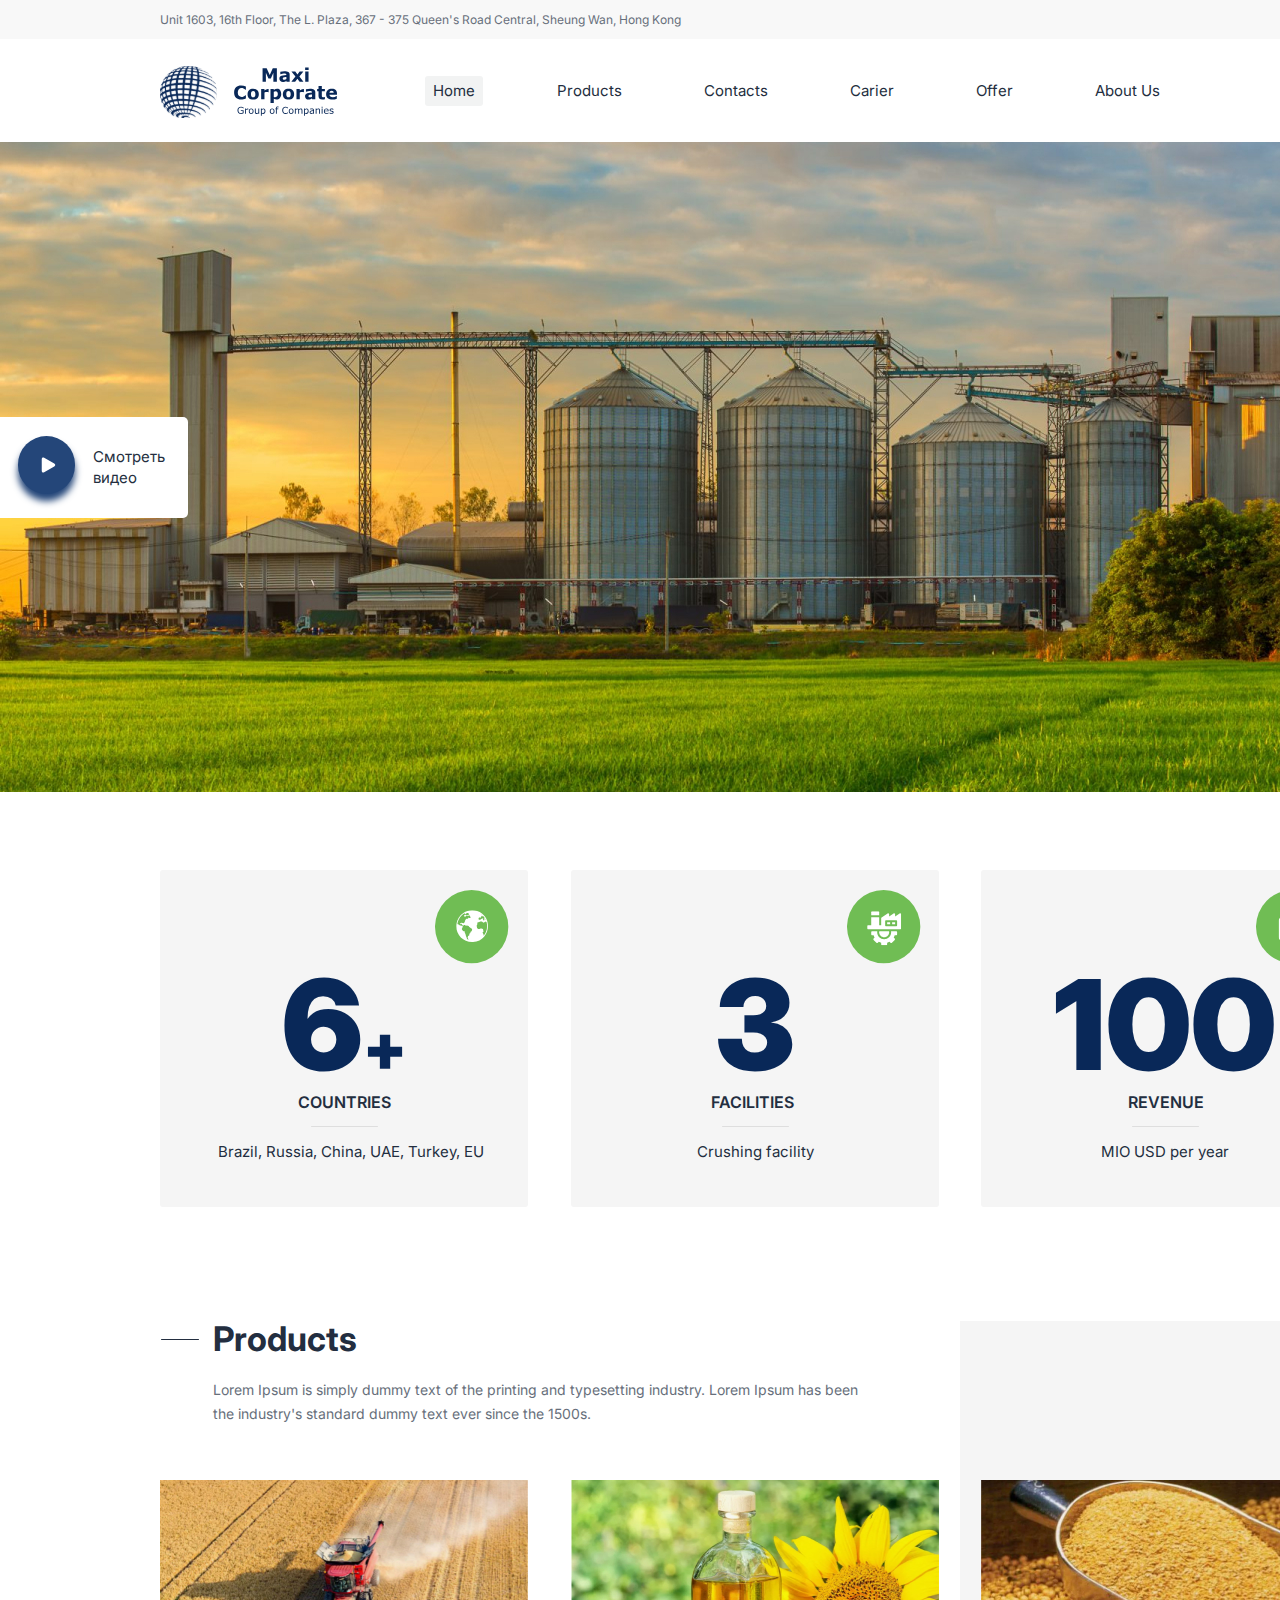
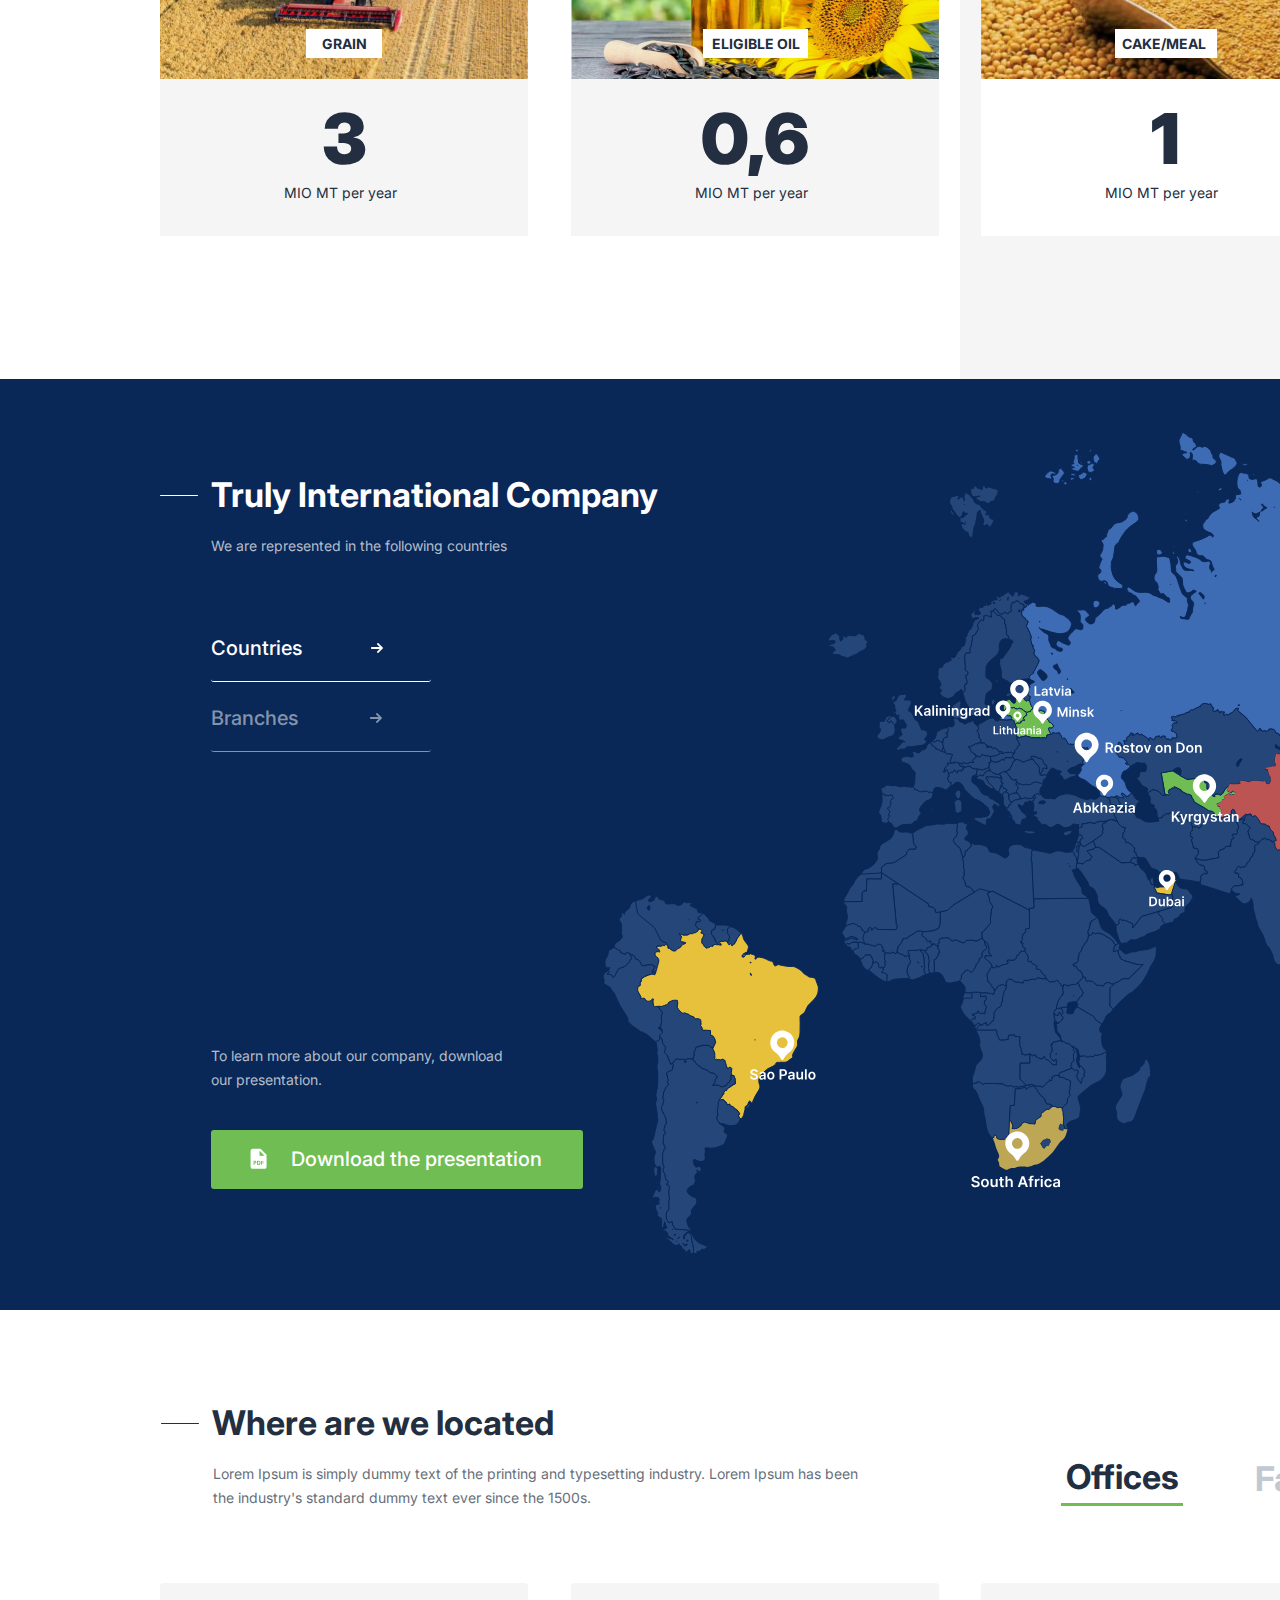
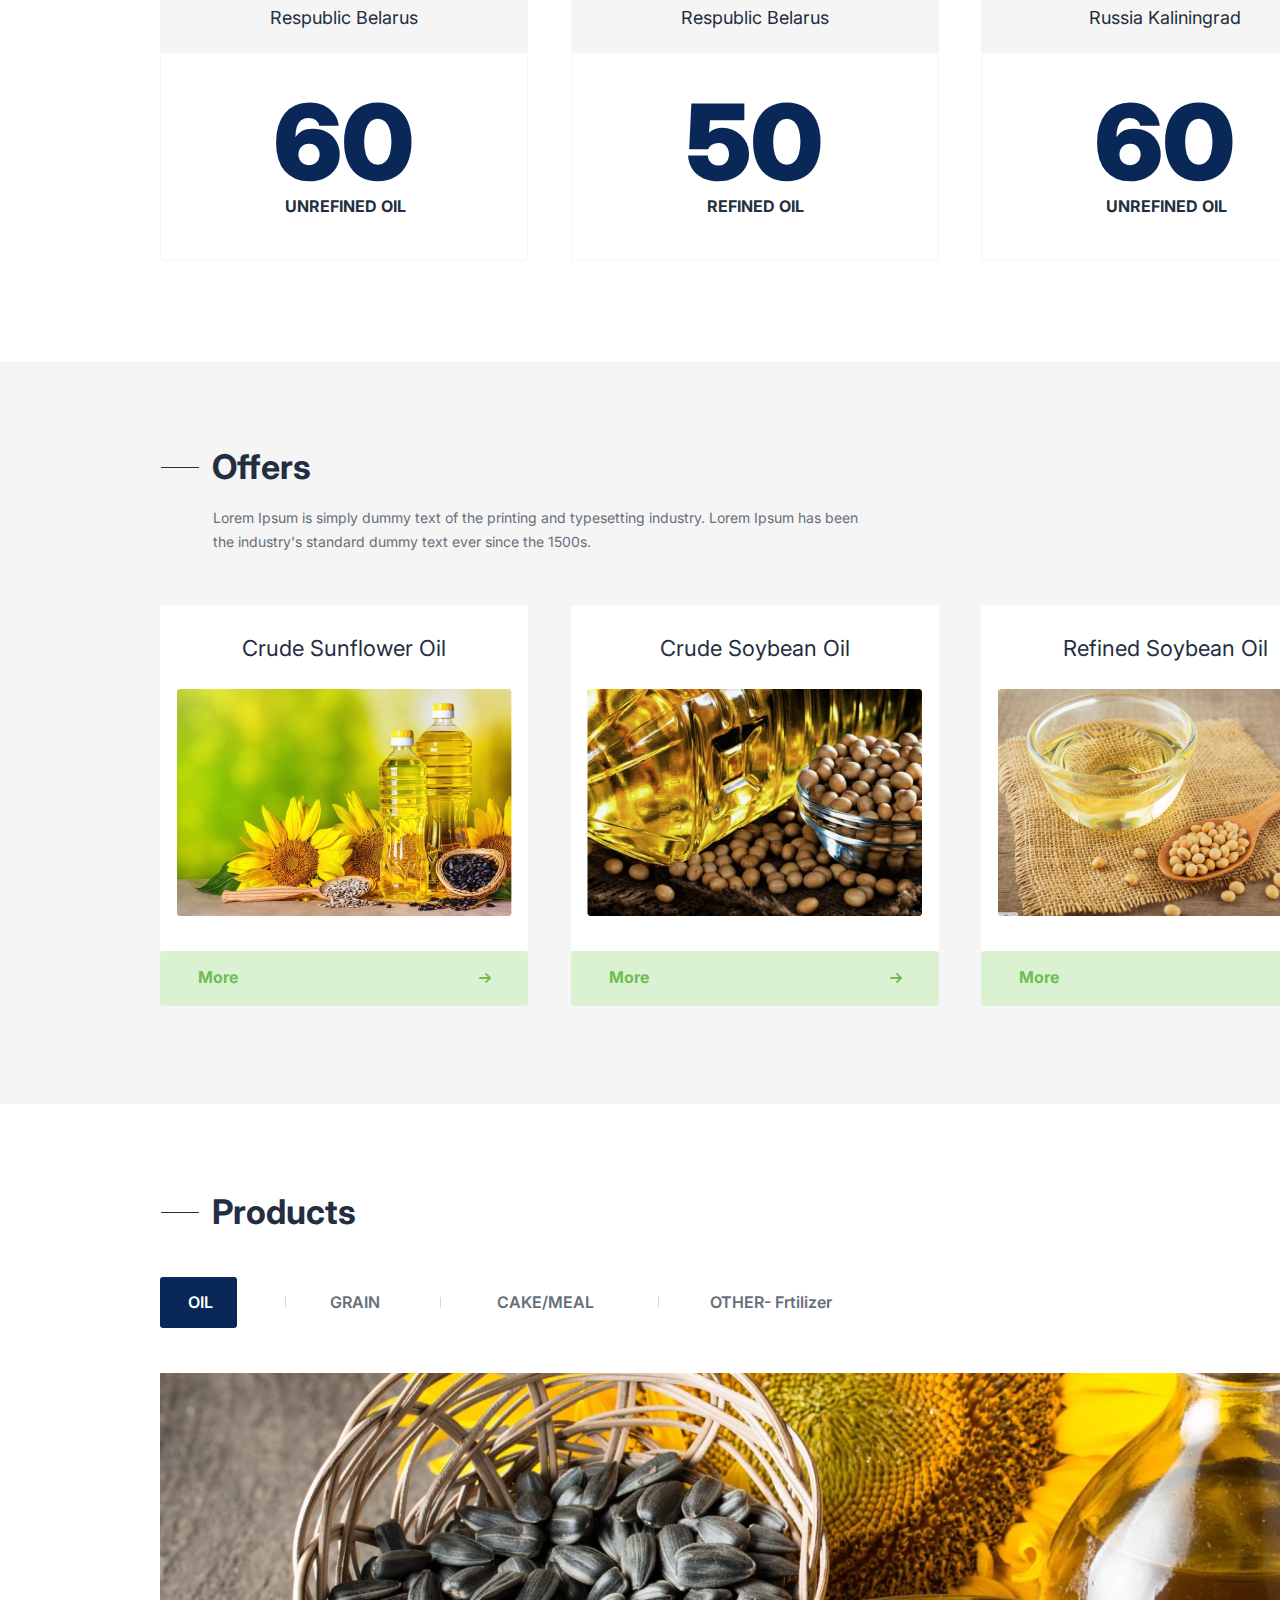
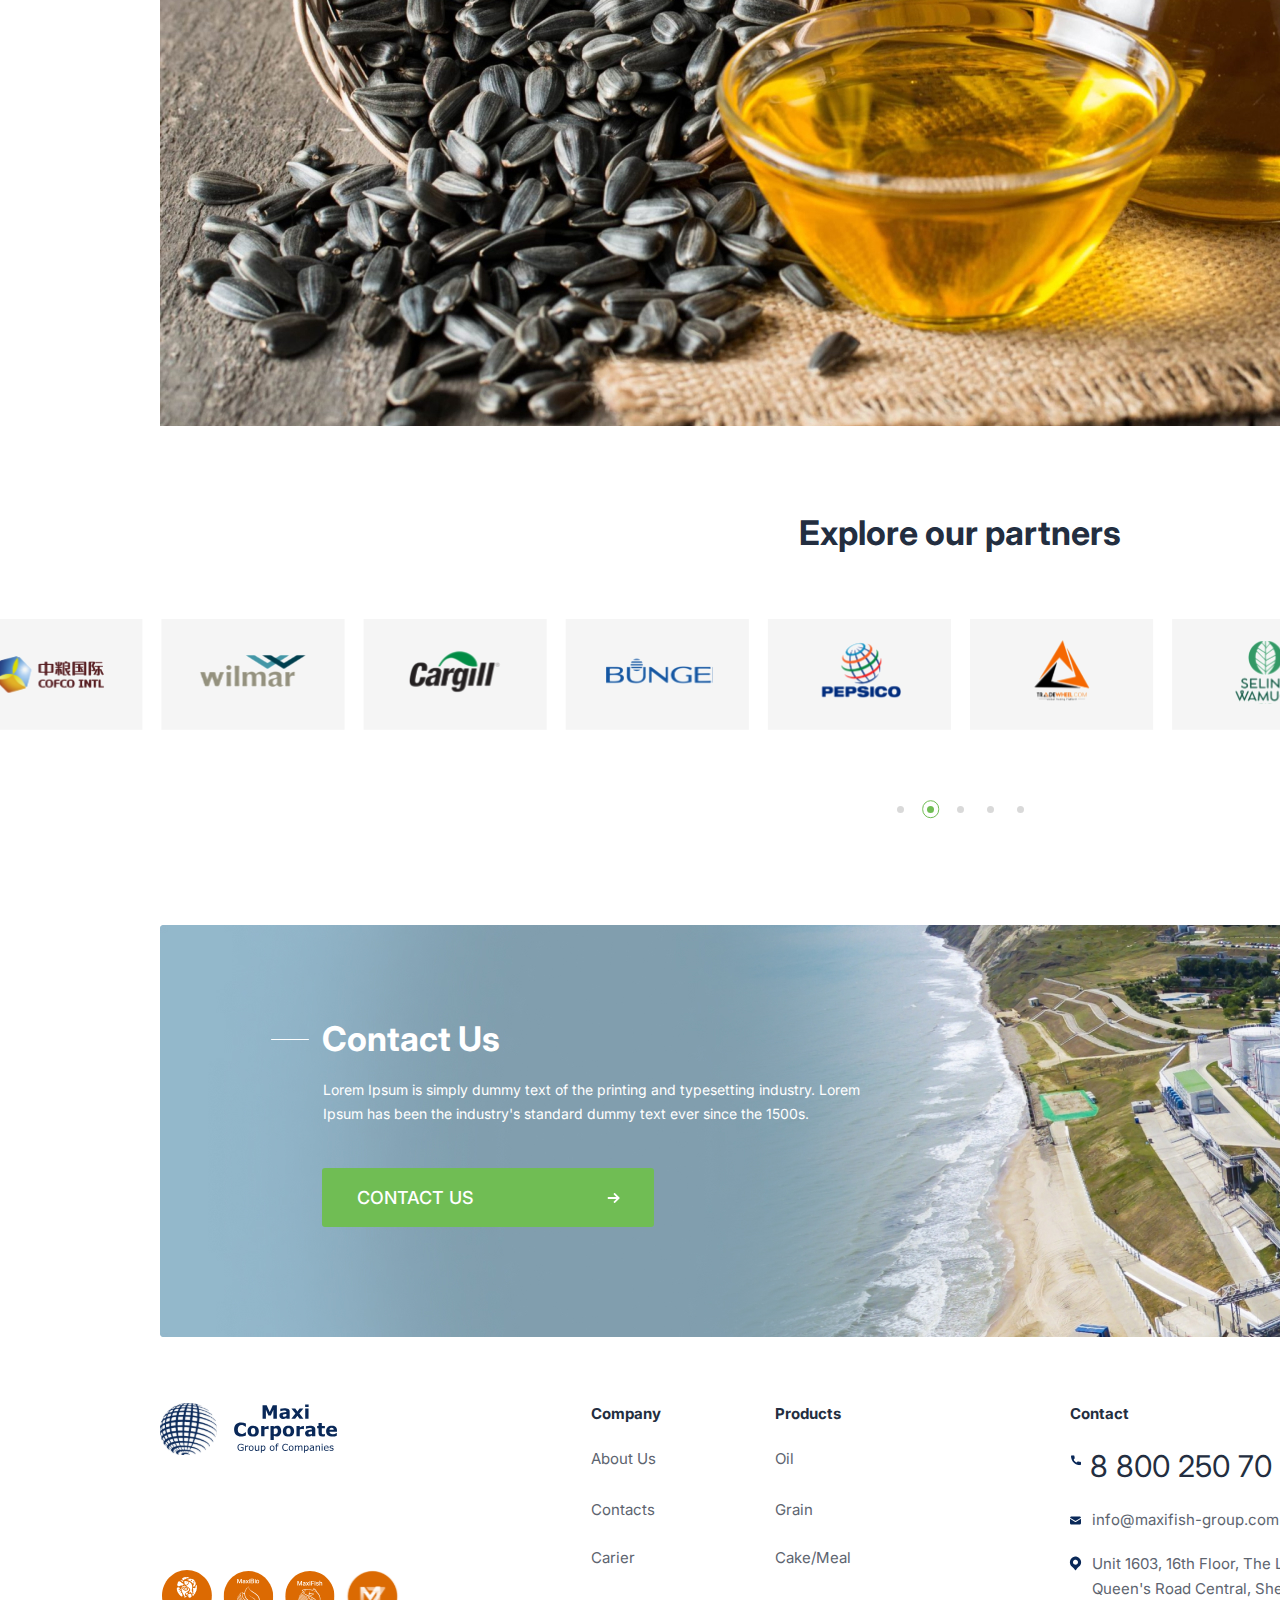
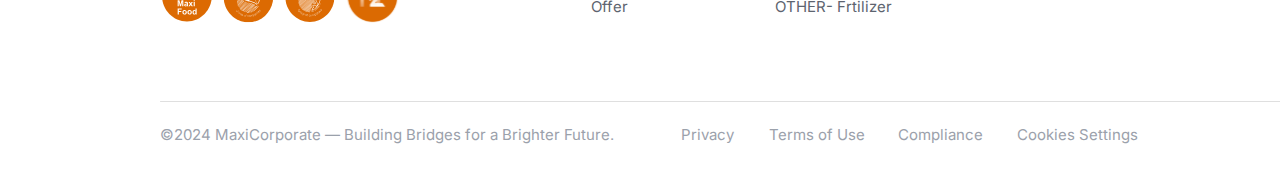
<file: index.html>
<!DOCTYPE html>
<html lang="en">
  <head>
    <meta charset="UTF-8" />
    <meta http-equiv="X-UA-Compatible" content="IE=edge" />
    <meta name="viewport" content="width=device-width, initial-scale=1.0" />
    <link rel="stylesheet" href="style/style.css" />
    <title>Maxi Corporate</title>
  </head>
  <body>
    <div class="container">
      <header class="header">
        <div class="header__contacts">
          <button class="header__burger-menu">
            <img src="img/mobile/icon-burger.svg" alt="Icon burger" />
          </button>
          <span class="header__address"
            >Unit 1603, 16th Floor, The L. Plaza, 367 - 375 Queen's Road
            Central, Sheung Wan, Hong Kong</span
          >
          <div class="header__contact">
            <img
              src="img/icon-email.svg"
              alt="Icon email"
              class="header__icon-email"
            />
            <a href="mailto:info@maxifish-group.com" class="header__email"
              >info@maxifish-group.com</a
            >
            <img
              src="img/icon-phone.svg"
              alt="Icon phone"
              class="header__icon-phone"
            />
            <a href="tel:88002507055" class="header__phone">8 800 250 70 55</a>
          </div>
        </div>
        <div class="header__tools">
          <img src="img/logo.svg" alt="Logo" class="header__logo" />
          <ul class="hedaer__nav-bar">
            <li><a href="#" class="header__nav-item active">Home</a></li>
            <li><a href="#" class="header__nav-item">Products</a></li>
            <li><a href="#" class="header__nav-item">Contacts</a></li>
            <li><a href="#" class="header__nav-item">Carier</a></li>
            <li><a href="#" class="header__nav-item">Offer</a></li>
            <li><a href="#" class="header__nav-item">About Us</a></li>
          </ul>
          <button class="header__search">
            <img src="img/search.svg" alt="Search" />
          </button>
          <button class="header__btn">Call back</button>
          <select class="header__selection">
            <option value="en">En</option>
            <option value="ru">Ru</option>
          </select>
        </div>
      </header>
      <section class="section-video">
        <div class="section-video__btn-area">
          <button class="section-video__btn">
            <img
              src="img/icon-play.svg"
              alt="Icon play"
              class="section-video__icon"
            />
          </button>
          <span class="section-video__text">Смотреть<br />видео</span>
        </div>
      </section>
      <section class="section-numbers">
        <div class="section-numbers__cards">
          <div class="section-numbers__card">
            <img
              src="img/icon-numbers-1.svg"
              alt="Icon"
              class="section-numbers__icon"
            />
            <span class="section-numbers__title"
              >6<span class="section-numbers__title_position">+</span></span
            >
            <span class="section-numbers__subtitle">COUNTRIES</span>
            <hr class="section-numbers__line" />
            <span class="section-numbers__description"
              >Brazil, Russia, China, UAE, Turkey, EU</span
            >
          </div>
          <div class="section-numbers__card">
            <img
              src="img/icon-numbers-2.svg"
              alt="Icon"
              class="section-numbers__icon section-numbers__icon_position-2"
            />
            <span class="section-numbers__title">3</span>
            <span
              class="section-numbers__subtitle section-numbers__subtitle_position-2"
              >FACILITIES
            </span>
            <hr class="section-numbers__line" />
            <span
              class="section-numbers__description section-numbers__description_position-2"
              >Crushing facility</span
            >
          </div>
          <div class="section-numbers__card section-numbers__card-position">
            <img
              src="img/icon-numbers-3.svg"
              alt="Icon"
              class="section-numbers__icon"
            />
            <span
              class="section-numbers__title section-numbers__title_position-3"
              >100</span
            >
            <span
              class="section-numbers__subtitle section-numbers__subtitle_position-3"
              >REVENUE
            </span>
            <hr class="section-numbers__line" />
            <span
              class="section-numbers__description section-numbers__description_position-3"
              >MIO USD per year</span
            >
          </div>
          <div class="section-numbers__card section-numbers__card-position">
            <img
              src="img/icon-numbers-4.svg"
              alt="Icon"
              class="section-numbers__icon section-numbers__icon_position-4"
            />
            <span
              class="section-numbers__title section-numbers__title_position-4"
              >230</span
            >
            <span
              class="section-numbers__subtitle section-numbers__subtitle_position-4"
              >CRUSHING
            </span>
            <hr class="section-numbers__line" />
            <span
              class="section-numbers__description section-numbers__description_position-4"
              >K (thousand) mt &nbsp;per year</span
            >
          </div>
        </div>
      </section>
      <section class="section-products">
        <div class="section-products__column-one">
          <hr class="section-products__line" />
          <h2 class="section-products__title">Products</h2>
          <h3 class="section-products__subtitle">
            Lorem Ipsum is simply dummy text of the printing and typesetting
            industry. Lorem Ipsum has been<br />the industry's standard dummy
            text ever since the 1500s.
          </h3>
          <h3 class="section-products__subtitle-mobile">
            Lorem Ipsum is simply dummy text of the<br />printing and
            typesetting industry. Lorem<br />Ipsum has been the industry's
            standard<br />dummy text ever since the 1500s.
          </h3>
          <div class="section-products__column-one-cards">
            <div class="section-products__column-one-card">
              <div class="section-products__background-card-1">
                <div class="section-products__background-card-title-1">
                  <span class="section-products__background-card-text-1"
                    >GRAIN</span
                  >
                </div>
              </div>
              <span class="section-products__column-one-card-title">3</span>
              <span class="section-products__column-one-card-subtitle"
                >MIO MT per year</span
              >
            </div>
            <div
              class="section-products__column-one-card section-products__column-one-card_mobile-1"
            >
              <div class="section-products__background-card-2">
                <div class="section-products__background-card-title-2">
                  <span class="section-products__background-card-text-2"
                    >ELIGIBLE OIL</span
                  >
                </div>
              </div>
              <span class="section-products__column-one-card-title">0,6</span>
              <span class="section-products__column-one-card-subtitle"
                >MIO MT per year</span
              >
            </div>
          </div>
        </div>
        <div class="section-products__column-two">
          <div class="section-products__column-two-cards">
            <div class="section-products__column-two-card">
              <div class="section-products__background-card-3">
                <div class="section-products__background-card-title-3">
                  <span class="section-products__background-card-text-3"
                    >CAKE/MEAL
                  </span>
                </div>
              </div>
              <span
                class="section-products__column-two-card-title section-products__column-two-card-title_mobile-3"
                >1</span
              >
              <span
                class="section-products__column-two-card-subtitle section-products__column-two-card-subtitle_mobile-3"
                >MIO MT per year</span
              >
            </div>
            <div class="section-products__column-two-card">
              <div class="section-products__background-card-4">
                <div class="section-products__background-card-title-4">
                  <span class="section-products__background-card-text-4"
                    >FERTILIZER
                  </span>
                </div>
              </div>
              <span
                class="section-products__column-two-card-title section-products__column-two-card-title_mobile-4"
                >2</span
              >
              <span
                class="section-products__column-two-card-subtitle section-products__column-two-card-subtitle_mobile-4"
                >MIO MT per year</span
              >
            </div>
          </div>
        </div>
      </section>
      <section class="section-map">
        <hr class="section-map__line" />
        <h2 class="section-map__title">Truly International Company</h2>
        <h3 class="section-map__subtitle">
          We are represented in the following countries
        </h3>
        <div class="section-map__background-image">
          <img src="img/mobile/map.svg" alt="" />
        </div>
        <div class="section-map__switches">
          <button class="section-map__switch section-map__switch-active">
            Countries
            <img
              src="img/icon-arrow-switch-active.svg"
              alt="Icon arrow"
              class="section-map__icon section-map__icon_first section-map__icon-active"
            />
          </button>
          <button class="section-map__switch section-map__switch_two">
            Branches
            <img
              src="img/icon-arrow-switch.svg"
              alt="Icon arrow"
              class="section-map__icon section-map__icon_two"
            />
          </button>
        </div>
        <h3 class="section-map__description">
          To learn more about our company, download<br />our presentation.
        </h3>
        <button class="section-map__btn-download">
          <img
            src="img/icon-download.svg"
            alt="Icon download"
            class="section-map__btn-download-icon"
          />
          Download the presentation
        </button>
        <div class="section-map__crushing">
          <h2 class="section-map__crushing-caption">CRUSHING</h2>
          <span class="section-map__crushing-title">230</span>
          <span class="section-map__crushing-subtitle"
            >K (thousand) mt per year</span
          >
        </div>
      </section>
      <section class="section-located">
        <hr class="section-located__line" />
        <h2 class="section-located__title">Where are we located</h2>
        <h3 class="section-located__subtitle">
          Lorem Ipsum is simply dummy text of the printing and typesetting
          industry. Lorem Ipsum has been the industry's standard dummy text ever
          since the 1500s.
        </h3>
        <div class="section-located__switches">
          <button
            class="section-located__switch-one section-located__switch-active"
          >
            Offices
          </button>
          <button class="section-located__switch-two">Factories</button>
        </div>
        <button class="section-located__btn-about">
          About us
          <img
            src="img/icon-arrow-about.svg"
            alt="Icon arrow"
            class="section-located__btn-icon"
          />
        </button>
        <div class="section-located__cards">
          <div class="section-located__card">
            <div class="section-located__card-caption">
              <span>Respublic Belarus</span>
            </div>
            <span class="section-located__card-title">60</span>
            <span class="section-located__card-subtitle">UNREFINED OIL</span>
          </div>
          <div class="section-located__card">
            <div class="section-located__card-caption">
              <span>Respublic Belarus</span>
            </div>
            <span class="section-located__card-title">50</span>
            <span class="section-located__card-subtitle">REFINED OIL</span>
          </div>
          <div class="section-located__card">
            <div class="section-located__card-caption">
              <span>Russia Kaliningrad</span>
            </div>
            <span class="section-located__card-title">60</span>
            <span
              class="section-located__card-subtitle section-located__card-subtitle_position"
              >UNREFINED OIL</span
            >
          </div>
          <div class="section-located__card">
            <div class="section-located__card-caption">
              <span>Russia Kaliningrad</span>
            </div>
            <span class="section-located__card-title">60</span>
            <span
              class="section-located__card-subtitle section-located__card-subtitle_position"
              >UNREFINED OIL</span
            >
          </div>
        </div>
      </section>
      <section class="section-offers">
        <hr class="section-offers__line" />
        <h2 class="section-offers__title">Offers</h2>
        <h3 class="section-offers__subtitle">
          Lorem Ipsum is simply dummy text of the printing and typesetting
          industry. Lorem Ipsum has been the industry's standard dummy text ever
          since the 1500s.
        </h3>
        <button class="section-offers__btn-about">
          About us
          <img
            src="img/icon-arrow-about.svg"
            alt="Icon arrow"
            class="section-offers__btn-icon"
          />
        </button>
        <div class="section-offers__cards">
          <div class="section-offers__card">
            <span class="section-offers__description">Crude Sunflower Oil</span>
            <img
              src="img/offers-1.jpg"
              alt="Image offers"
              class="section-offers__img"
            />
            <button class="section-offers__btn">
              More
              <img
                src="img/icon-arrow-offers.svg"
                alt="Icon arrow"
                class="section-offers__icon"
              />
            </button>
          </div>
          <div class="section-offers__card">
            <span class="section-offers__description">Crude Soybean Oil</span>
            <img
              src="img/offers-2.jpg"
              alt="Image offers"
              class="section-offers__img"
            />
            <button class="section-offers__btn">
              More
              <img
                src="img/icon-arrow-offers.svg"
                alt="Icon arrow"
                class="section-offers__icon"
              />
            </button>
          </div>
          <div class="section-offers__card">
            <span class="section-offers__description">Refined Soybean Oil</span>
            <img
              src="img/offers-3.jpg"
              alt="Image offers"
              class="section-offers__img"
            />
            <button class="section-offers__btn">
              More
              <img
                src="img/icon-arrow-offers.svg"
                alt="Icon arrow"
                class="section-offers__icon"
              />
            </button>
          </div>
          <div class="section-offers__card">
            <span class="section-offers__description"
              >Refined Sunflower Oil</span
            >
            <img
              src="img/offers-4.jpg"
              alt="Image offers"
              class="section-offers__img"
            />
            <button class="section-offers__btn">
              More
              <img
                src="img/icon-arrow-offers.svg"
                alt="Icon arrow"
                class="section-offers__icon"
              />
            </button>
          </div>
        </div>
      </section>
      <section class="section-products-more">
        <hr class="section-products-more__line" />
        <h2 class="section-products-more__title">Products</h2>
        <div class="section-products-more__tools">
          <div class="section-products-more__switches">
            <button
              class="section-products-more__switch section-products-more__switch-active"
            >
              OIL
            </button>
            <div class="section-products-more__line-small-1"></div>
            <button
              class="section-products-more__switch section-products-more__switch_position-1"
            >
              GRAIN
            </button>
            <div class="section-products-more__line-small-2"></div>
            <button
              class="section-products-more__switch section-products-more__switch_position-2"
            >
              CAKE/MEAL
            </button>
            <div class="section-products-more__line-small-3"></div>
            <button
              class="section-products-more__switch section-products-more__switch_position-3"
            >
              OTHER- Frtilizer
            </button>
          </div>
          <button class="section-products-more__btn-download">
            Download &nbsp;The Price List - 25.12.
          </button>
        </div>
        <div class="section-products-more__img"></div>
      </section>
      <section class="section-partners">
        <h2 class="section-partners__title">Explore our partners</h2>
        <div class="section-partners__slider">
          <div class="section-partners__slide">
            <img src="img/partners-1.svg" alt="Icon partners" />
          </div>
          <div class="section-partners__slide">
            <img src="img/partners-2.svg" alt="Icon partners" />
          </div>
          <div class="section-partners__slide">
            <img src="img/partners-3.svg" alt="Icon partners" />
          </div>
          <div class="section-partners__slide">
            <img src="img/partners-4.svg" alt="Icon partners" />
          </div>
          <div class="section-partners__slide">
            <img src="img/partners-5.svg" alt="Icon partners" />
          </div>
          <div class="section-partners__slide">
            <img src="img/partners-6.svg" alt="Icon partners" />
          </div>
          <div class="section-partners__slide">
            <img src="img/partners-7.svg" alt="Icon partners" />
          </div>
          <div class="section-partners__slide">
            <img src="img/partners-8.svg" alt="Icon partners" />
          </div>
          <div class="section-partners__slide">
            <img src="img/partners-9.svg" alt="Icon partners" />
          </div>
          <div class="section-partners__slide">
            <img src="img/partners-10.svg" alt="Icon partners" />
          </div>
        </div>
        <ul class="section-partners__slider-dots">
          <li class="section-partners__dot"></li>
          <li class="section-partners__dot section-partners__dot_active"></li>
          <li class="section-partners__dot"></li>
          <li class="section-partners__dot"></li>
          <li class="section-partners__dot"></li>
        </ul>
      </section>
      <section class="section-contact">
        <hr class="section-contact__line" />
        <h2 class="section-contact__title">Contact Us</h2>
        <h3 class="section-contact__subtitle">
          Lorem Ipsum is simply dummy text of the printing and typesetting
          industry. Lorem<br />
          Ipsum has been the industry's standard dummy text ever since the
          1500s.
        </h3>
        <h3 class="section-contact__subtitle_mobile">
          Lorem Ipsum is simply dummy text of the printing and typesetting
          industry.
        </h3>
        <button class="section-contact__btn">
          CONTACT US
          <img
            src="img/icon-arrow-offers-hover.svg"
            alt="Icon arrow"
            class="section-contact__icon"
          />
        </button>
      </section>
      <footer class="footer">
        <div class="footer__line-one">
          <div class="footer__column-one">
            <img src="img/logo.svg" alt="Image logo" class="footer__logo" />
            <img
              src="img/mobile/logo.svg"
              alt="Image logo"
              class="footer__logo_mobile"
            />
            <div class="footer__icon-block">
              <img
                src="img/icon-footer-1.svg"
                alt="Icon"
                class="footer__icon-1"
              />
              <img
                src="img/icon-footer-2.svg"
                alt="Icon"
                class="footer__icon-2"
              />
              <img
                src="img/icon-footer-3.svg"
                alt="Icon"
                class="footer__icon-3"
              />
              <img
                src="img/icon-footer-4.svg"
                alt="Icon"
                class="footer__icon-4"
              />
            </div>
          </div>
          <hr class="footer__line_mobile" />
          <div class="footer__column-two">
            <ul class="footer__nav">
              <li class="footer__nav-item footer__nav-item_title">
                <span class="footer__nav-link_title">Company</span>
              </li>
              <li class="footer__nav-item footer__nav-item_position-1">
                <a href="#" class="footer__nav-link">About Us</a>
              </li>
              <li class="footer__nav-item">
                <a href="#" class="footer__nav-link">Contacts</a>
              </li>
              <li class="footer__nav-item">
                <a href="#" class="footer__nav-link">Carier</a>
              </li>
              <li class="footer__nav-item">
                <a href="#" class="footer__nav-link">Offer</a>
              </li>
            </ul>
          </div>
          <div class="footer__column-third">
            <ul class="footer__nav">
              <li class="footer__nav-item footer__nav-item_title">
                <span class="footer__nav-link_title">Products</span>
              </li>
              <li class="footer__nav-item footer__nav-item_position-1">
                <a href="#" class="footer__nav-link">Oil</a>
              </li>
              <li class="footer__nav-item">
                <a href="#" class="footer__nav-link">Grain</a>
              </li>
              <li class="footer__nav-item">
                <a href="#" class="footer__nav-link">Cake/Meal</a>
              </li>
              <li class="footer__nav-item">
                <a href="#" class="footer__nav-link">OTHER- Frtilizer</a>
              </li>
            </ul>
          </div>
          <div class="footer__column-fourth">
            <ul class="footer__contacts">
              <li class="footer__contact-item">
                <span class="footer__contact-item_title">Contact</span>
              </li>
              <li class="footer__contact-item">
                <img
                  src="img/icon-footer-phone.svg"
                  alt="Icon footer"
                  class="footer__icon-phone"
                />
                <a href="tel:88002507055" class="footer__phone"
                  >8 800 250 70 55</a
                >
              </li>
              <li class="footer__contact-item">
                <img
                  src="img/icon-footer-mail.svg"
                  alt="Icon footer"
                  class="footer__icon-email"
                />
                <a href="mailto:info@maxifish-group.com" class="footer__email"
                  >info@maxifish-group.com</a
                >
              </li>
              <li class="footer__contact-item">
                <img
                  src="img/icon-footer-pin.svg"
                  alt="Icon footer"
                  class="footer__icon-address"
                />
                <span class="footer__address"
                  >Unit 1603, 16th Floor, The L. Plaza, 367 - 375<br /><span
                    class="footer__address_position"
                    >Queen's Road Central, Sheung Wan, Hong Kong</span
                  ></span
                >
                <span class="footer__address_mobile"
                  >Unit 1603, 16th Floor, The L. Plaza,<br />367 - 375 Queen's
                  Road Central, Sheung<br />Wan, Hong Kong</span
                >
              </li>
            </ul>
          </div>
          <hr class="footer__line_mobile-1" />
          <div class="footer__column-five">
            <ul class="footer__social">
              <li class="footer__social-item">
                <span class="footer__social-item_title">Social networks</span>
              </li>
              <li class="footer__social-item">
                <div class="footer__social-block-icon">
                  <img
                    src="img/icon-vk.svg"
                    alt="Icon vk"
                    class="footer__social-icon"
                  />
                  <img
                    src="img/icon-tg.svg"
                    alt="Icon tg"
                    class="footer__social-icon"
                  />
                  <img
                    src="img/icon-wa.svg"
                    alt="Icon wa"
                    class="footer__social-icon"
                  />
                </div>
              </li>
              <li class="footer__social-item">
                <div class="footer__social-block-qr">
                  <img
                    src="img/icon-qr-1.svg"
                    alt="Icon qr"
                    class="footer__social-qr"
                  />
                  <img
                    src="img/icon-qr-2.svg"
                    alt="Icon qr"
                    class="footer__social-qr-2"
                  />
                </div>
              </li>
            </ul>
          </div>
        </div>
        <div class="footer__line-two">
          <hr class="footer__line" />
          <div class="footer__info">
            <span class="footer__copyright"
              >©2024 MaxiCorporate — Building Bridges for a Brighter
              Future.</span
            >
            <ul class="footer__links">
              <li class="footer__link">
                <a href="#" class="footer__link">Privacy</a>
              </li>
              <li class="footer__link footer__link_position-2">
                <a href="#" class="footer__link">Terms of Use</a>
              </li>
              <li class="footer__links footer__link_position-3">
                <a href="#" class="footer__link">Compliance</a>
              </li>
              <li class="footer__link footer__link_position-4">
                <a href="#" class="footer__link">Cookies Settings</a>
              </li>
            </ul>
            <span class="footer__dev">Development</span>
            <img
              src="img/icon-logo-advance.svg"
              alt="Icon logo advance"
              class="footer__dev-icon"
            />
          </div>
        </div>
      </footer>
    </div>
  </body>
</html>
</file>
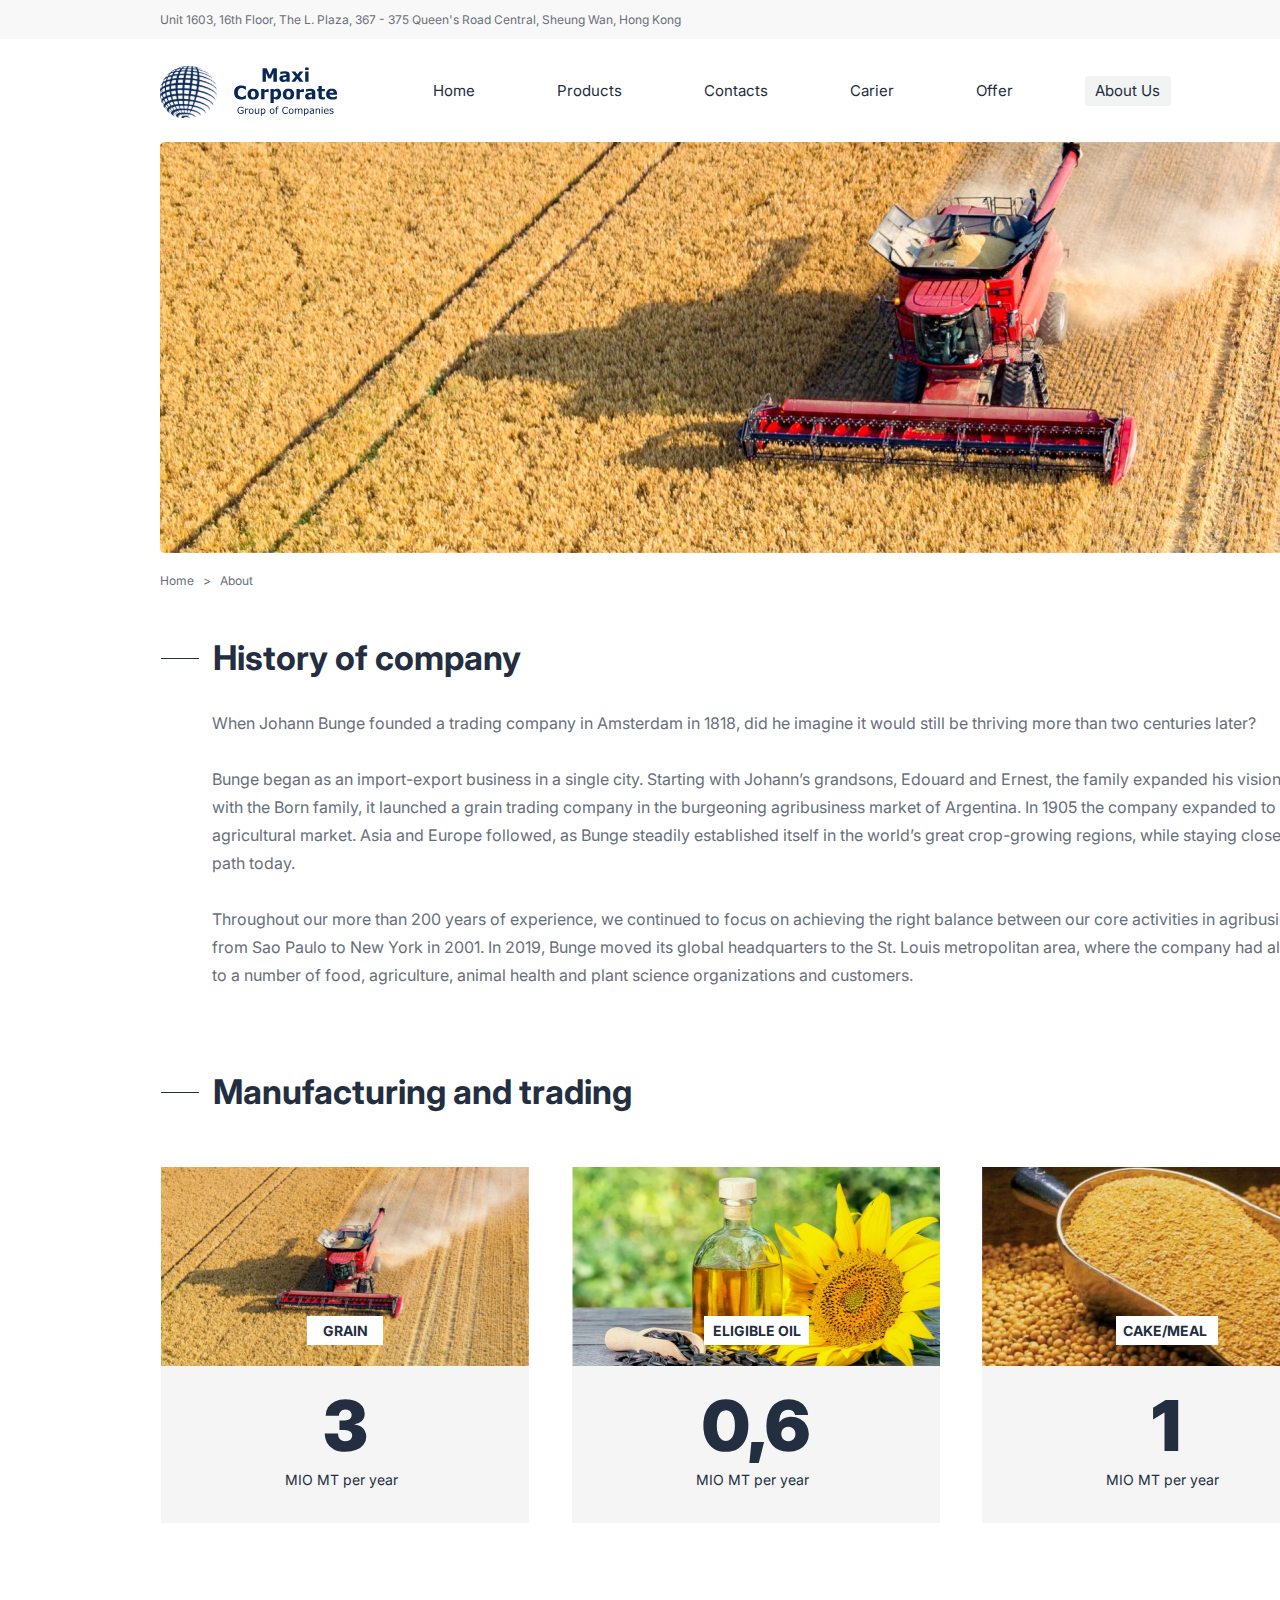
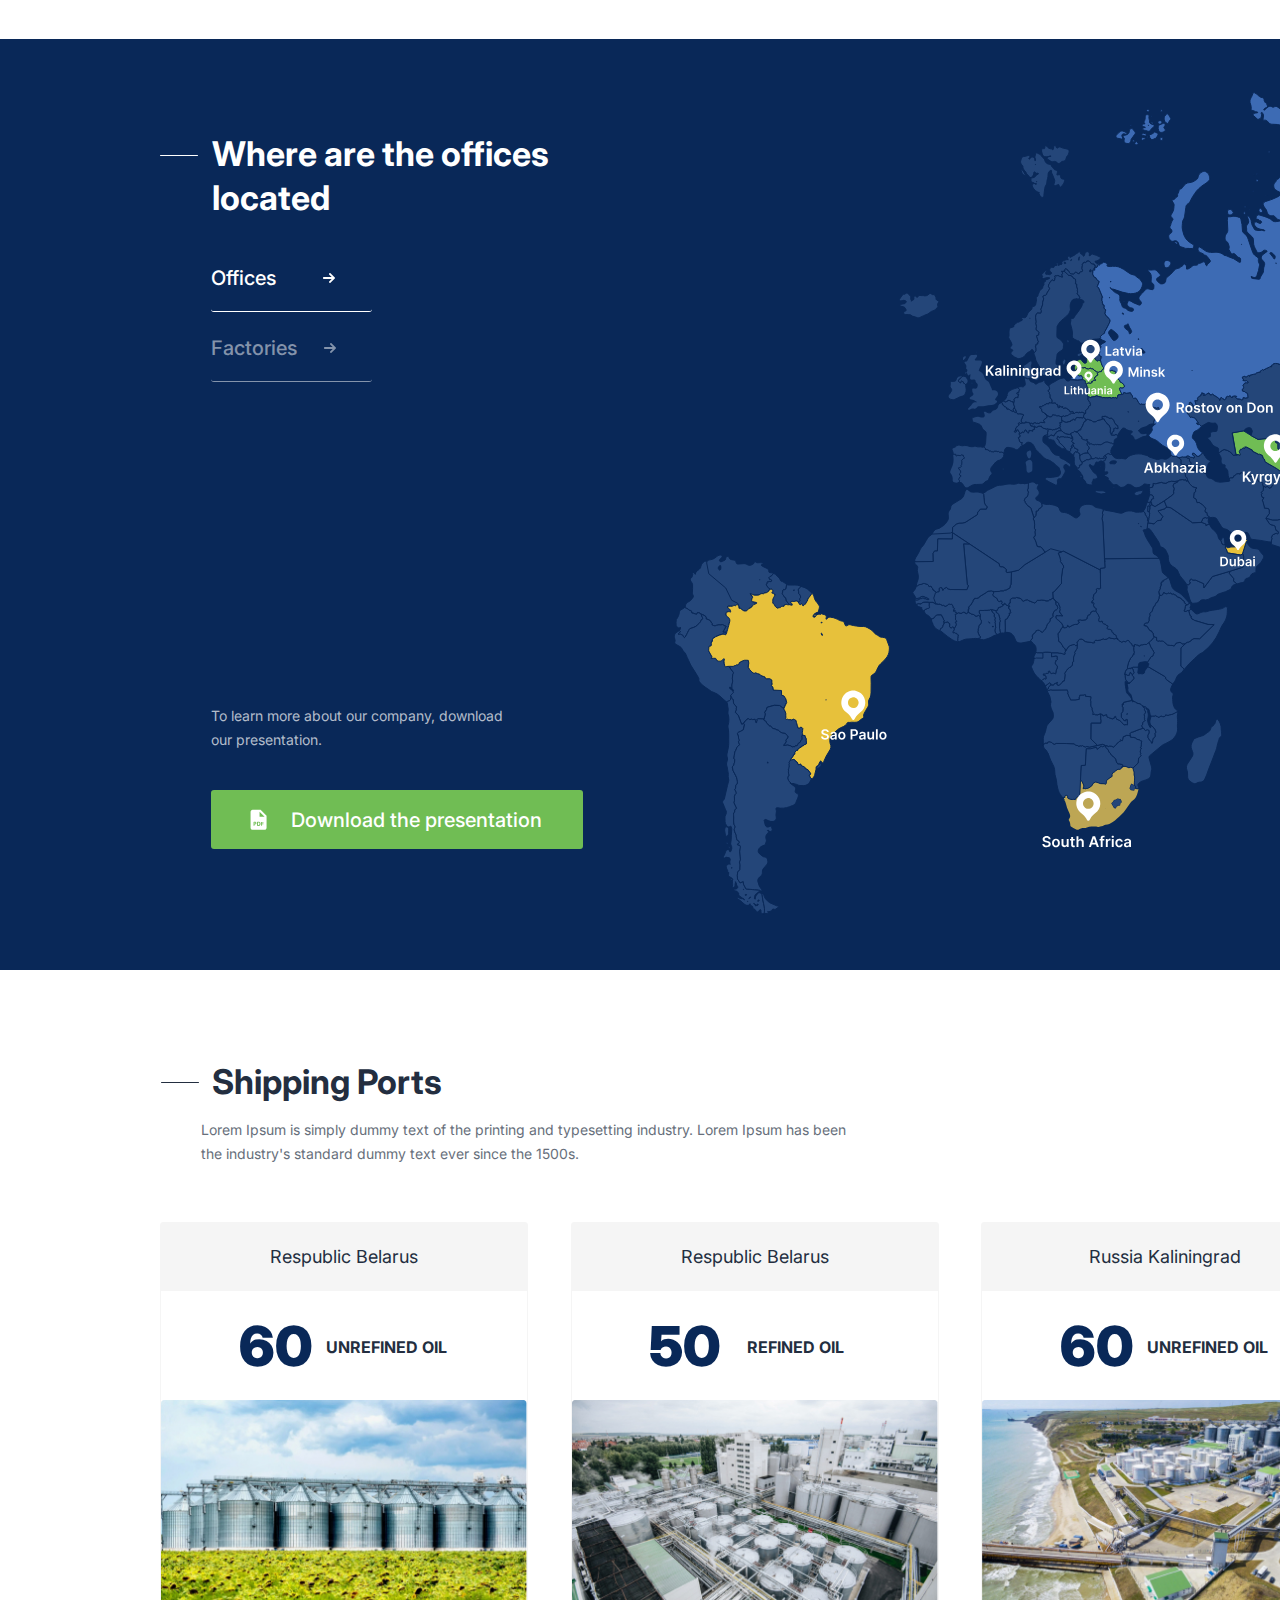
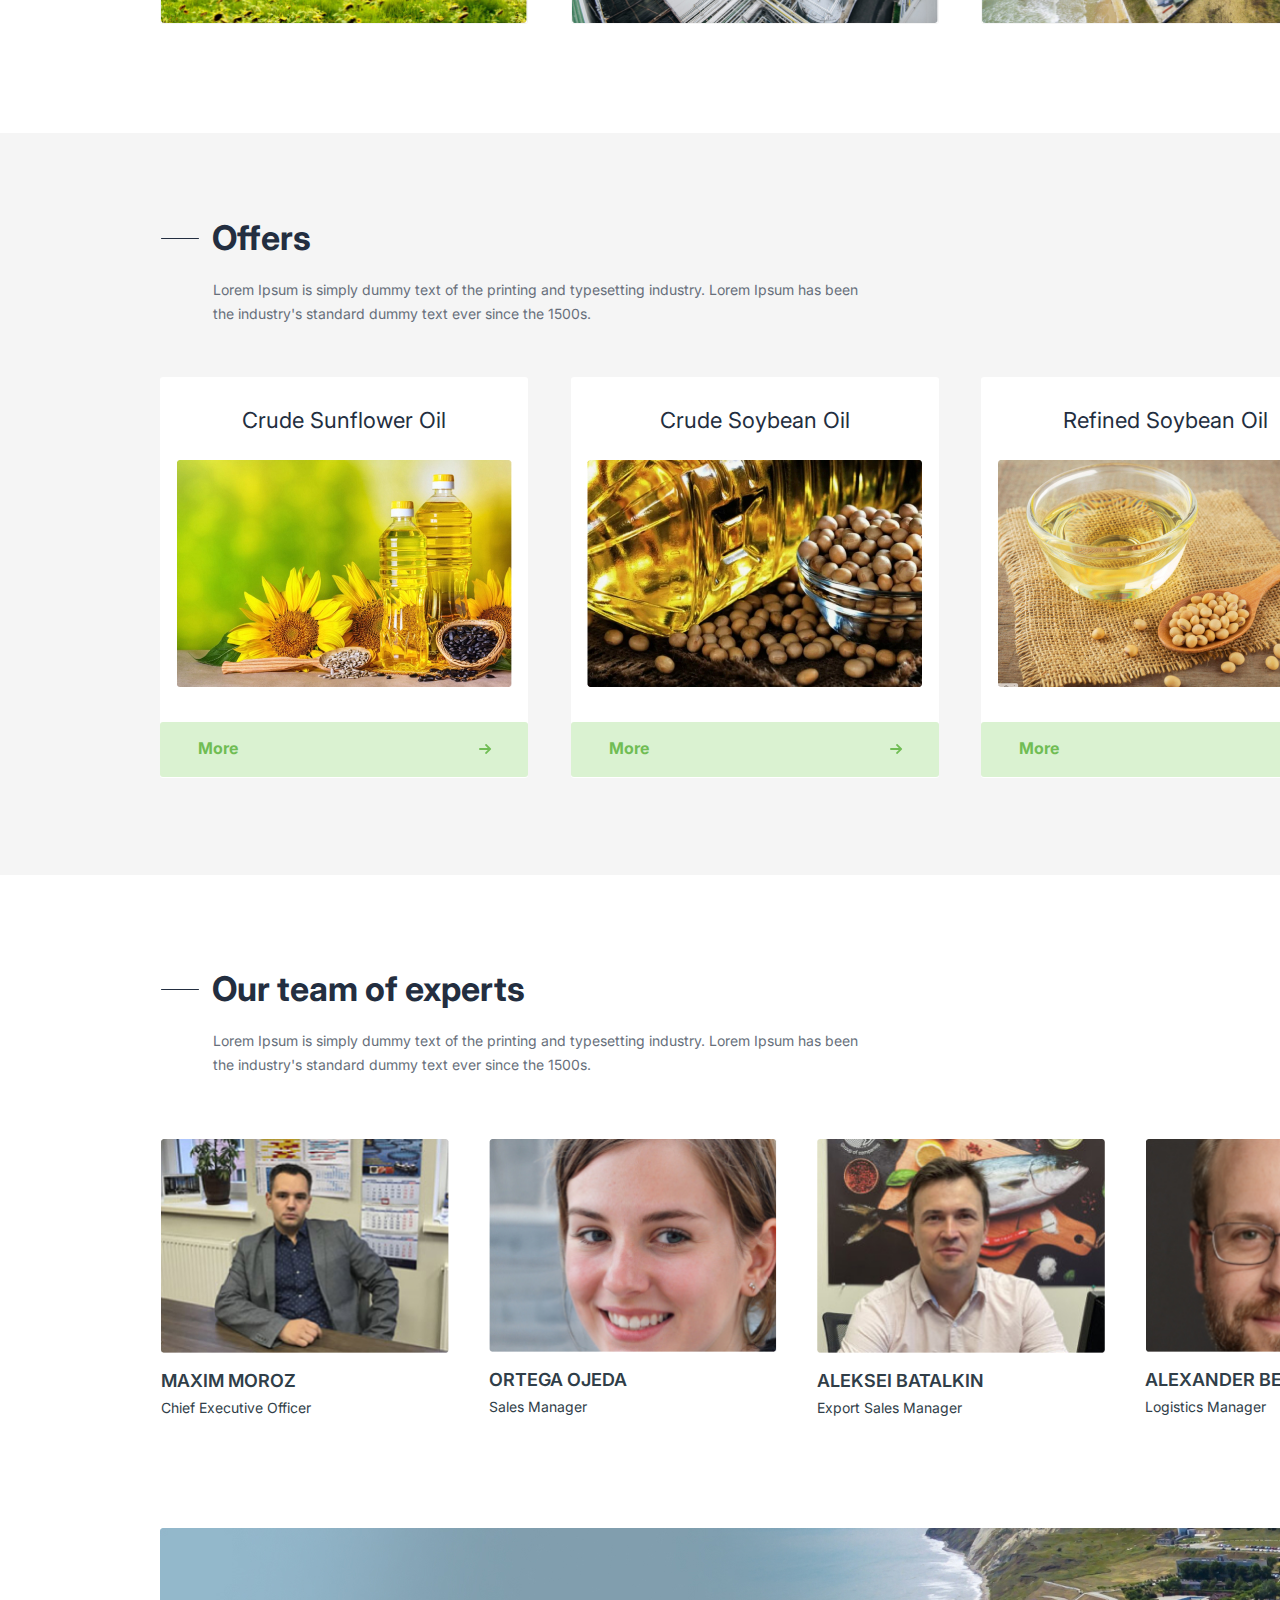
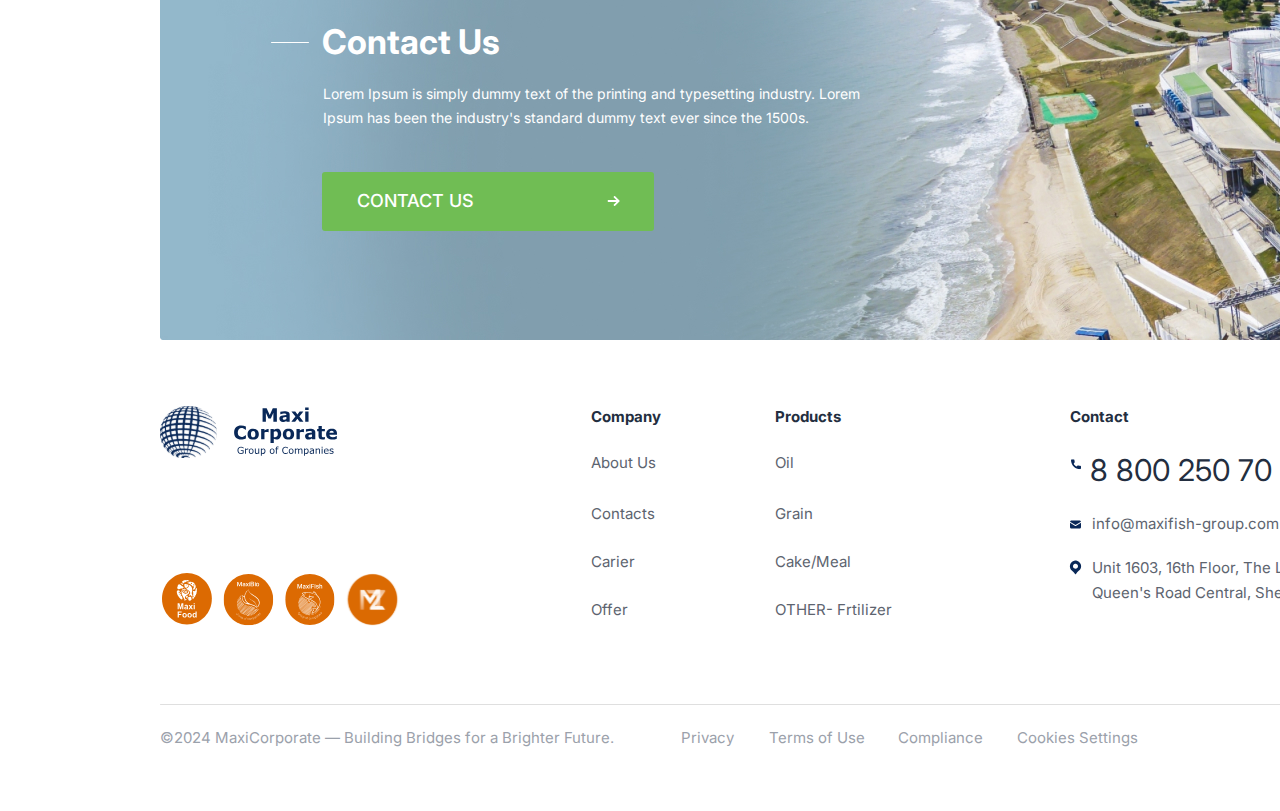
<file: about-us.html>
<!DOCTYPE html>
<html lang="en">
  <head>
    <meta charset="UTF-8" />
    <meta http-equiv="X-UA-Compatible" content="IE=edge" />
    <meta name="viewport" content="width=device-width, initial-scale=1.0" />
    <link rel="stylesheet" href="style/about-us.css" />
    <title>Maxi Corporate</title>
  </head>
  <body>
    <div class="container">
      <header class="header">
        <div class="header__contacts">
          <button class="header__burger-menu">
            <img src="img/mobile/icon-burger.svg" alt="Icon burger" />
          </button>
          <span class="header__address"
            >Unit 1603, 16th Floor, The L. Plaza, 367 - 375 Queen's Road
            Central, Sheung Wan, Hong Kong</span
          >
          <div class="header__contact">
            <img
              src="img/icon-email.svg"
              alt="Icon email"
              class="header__icon-email"
            />
            <a href="mailto:info@maxifish-group.com" class="header__email"
              >info@maxifish-group.com</a
            >
            <img
              src="img/icon-phone.svg"
              alt="Icon phone"
              class="header__icon-phone"
            />
            <a href="tel:88002507055" class="header__phone">8 800 250 70 55</a>
          </div>
        </div>
        <div class="header__tools">
          <img src="img/logo.svg" alt="Logo" class="header__logo" />
          <ul class="hedaer__nav-bar">
            <li><a href="#" class="header__nav-item active">Home</a></li>
            <li><a href="#" class="header__nav-item">Products</a></li>
            <li><a href="#" class="header__nav-item">Contacts</a></li>
            <li><a href="#" class="header__nav-item">Carier</a></li>
            <li><a href="#" class="header__nav-item">Offer</a></li>
            <li><a href="#" class="header__nav-item">About Us</a></li>
          </ul>
          <button class="header__search">
            <img src="img/search.svg" alt="Search" />
          </button>
          <button class="header__btn">Call back</button>
          <select class="header__selection">
            <option value="en">En</option>
            <option value="ru">Ru</option>
          </select>
        </div>
      </header>
      <section class="section-main">
        <img
          src="img/about-background-img.jpg"
          alt="Image background"
          class="section-main__img"
        />
        <div class="section-main__breadcrumbs">
          <a href="#" class="section-main__breadcrumb">Home</a> &nbsp;&nbsp;>
          <span class="section-main__current_page">&nbsp;&nbsp;About</span>
        </div>
      </section>
      <section class="section-history">
        <hr class="section-history__line" />
        <h2 class="section-history__title">History of company</h2>
        <span class="section-history__text"
          >When Johann Bunge founded a trading company in Amsterdam in 1818, did
          he imagine it would still be thriving more than two centuries
          later?<br /><br />
          Bunge began as an import-export business in a single city. Starting
          with Johann’s grandsons, Edouard and Ernest, the family expanded his
          vision through generations and across oceans. In 1884, together<br />with
          the Born family, it launched a grain trading company in the burgeoning
          agribusiness market of Argentina. In 1905 the company expanded to
          Brazil and in 1918 to North America, the world’s largest<br />agricultural
          market. Asia and Europe followed, as Bunge steadily established itself
          in the world’s great crop-growing regions, while staying close to the
          customers it served. We continue to follow this<br />path today.<br /><br />Throughout
          our more than 200 years of experience, we continued to focus on
          achieving the right balance between our core activities in
          agribusiness and food and ingredients. Bunge moved headquarters<br />from
          Sao Paulo to New York in 2001. In 2019, Bunge moved its global
          headquarters to the St. Louis metropolitan area, where the company had
          already a major business presence. The region is also home<br />to a
          number of food, agriculture, animal health and plant science
          organizations and customers.</span
        >
      </section>
      <section class="section-products">
        <div class="section-products__column-one">
          <hr class="section-products__line" />
          <h2 class="section-products__title">Manufacturing and trading</h2>
          <div class="section-products__column-one-cards">
            <div class="section-products__column-one-card">
              <div class="section-products__background-card-1">
                <div class="section-products__background-card-title-1">
                  <span class="section-products__background-card-text-1"
                    >GRAIN</span
                  >
                </div>
              </div>
              <span class="section-products__column-one-card-title">3</span>
              <span class="section-products__column-one-card-subtitle"
                >MIO MT per year</span
              >
            </div>
            <div class="section-products__column-one-card">
              <div class="section-products__background-card-2">
                <div class="section-products__background-card-title-2">
                  <span class="section-products__background-card-text-2"
                    >ELIGIBLE OIL</span
                  >
                </div>
              </div>
              <span class="section-products__column-one-card-title">0,6</span>
              <span class="section-products__column-one-card-subtitle"
                >MIO MT per year</span
              >
            </div>
          </div>
        </div>
        <div class="section-products__column-two">
          <div class="section-products__column-two-cards">
            <div class="section-products__column-two-card">
              <div class="section-products__background-card-3">
                <div class="section-products__background-card-title-3">
                  <span class="section-products__background-card-text-3"
                    >CAKE/MEAL
                  </span>
                </div>
              </div>
              <span class="section-products__column-two-card-title">1</span>
              <span class="section-products__column-two-card-subtitle"
                >MIO MT per year</span
              >
            </div>
            <div class="section-products__column-two-card">
              <div class="section-products__background-card-4">
                <div class="section-products__background-card-title-4">
                  <span class="section-products__background-card-text-4"
                    >FERTILIZER
                  </span>
                </div>
              </div>
              <span class="section-products__column-two-card-title">2</span>
              <span class="section-products__column-two-card-subtitle"
                >MIO MT per year</span
              >
            </div>
          </div>
        </div>
      </section>
      <section class="section-map">
        <hr class="section-map__line" />
        <span class="section-map__title">Where are the offices<br /></span>
        <span class="section-map__title_position">located</span>
        <div class="section-map__background-image">
          <img src="img/mobile/map.svg" alt="" />
        </div>
        <div class="section-map__switches">
          <button class="section-map__switch section-map__switch-active">
            Offices
            <img
              src="img/icon-arrow-switch-active.svg"
              alt="Icon arrow"
              class="section-map__icon section-map__icon-active"
            />
          </button>
          <button class="section-map__switch">
            Factories
            <img
              src="img/icon-arrow-switch.svg"
              alt="Icon arrow"
              class="section-map__icon"
            />
          </button>
        </div>
        <h3 class="section-map__description">
          To learn more about our company, download<br />our presentation.
        </h3>
        <button class="section-map__btn-download">
          <img
            src="img/icon-download.svg"
            alt="Icon download"
            class="section-map__btn-download-icon"
          />
          Download the presentation
        </button>
      </section>
      <section class="section-located">
        <hr class="section-located__line" />
        <h2 class="section-located__title">Shipping Ports</h2>
        <h3 class="section-located__subtitle">
          Lorem Ipsum is simply dummy text of the printing and typesetting
          industry. Lorem Ipsum has been<br />
          the industry's standard dummy text ever since the 1500s.
        </h3>
        <div class="section-located__cards">
          <div class="section-located__card">
            <div class="section-located__card-caption">
              <span>Respublic Belarus</span>
            </div>
            <div class="section-located__card-description">
              <span class="section-located__card-title">60</span>
              <span class="section-located__card-subtitle">UNREFINED OIL</span>
            </div>
            <img
              src="img/about-shipping-img-1.jpg"
              alt="Image shipping"
              class="section-located__card-img"
            />
          </div>
          <div class="section-located__card">
            <div class="section-located__card-caption">
              <span>Respublic Belarus</span>
            </div>
            <div class="section-located__card-description">
              <span class="section-located__card-title">50</span>
              <span
                class="section-located__card-subtitle section-located__card-subtitle_position"
                >REFINED OIL</span
              >
            </div>
            <img
              src="img/about-shipping-img-2.jpg"
              alt="Image shipping"
              class="section-located__card-img"
            />
          </div>
          <div class="section-located__card">
            <div class="section-located__card-caption">
              <span>Russia Kaliningrad</span>
            </div>
            <div class="section-located__card-description">
              <span class="section-located__card-title">60</span>
              <span class="section-located__card-subtitle">UNREFINED OIL</span>
            </div>
            <img
              src="img/about-shipping-img-3.jpg"
              alt="Image shipping"
              class="section-located__card-img"
            />
          </div>
          <div class="section-located__card">
            <div class="section-located__card-caption">
              <span>Russia Kaliningrad</span>
            </div>
            <div class="section-located__card-description">
              <span class="section-located__card-title">60</span>
              <span class="section-located__card-subtitle">UNREFINED OIL</span>
            </div>
            <img
              src="img/about-shipping-img-4.jpg"
              alt="Image shipping"
              class="section-located__card-img"
            />
          </div>
        </div>
      </section>
      <section class="section-offers">
        <hr class="section-offers__line" />
        <h2 class="section-offers__title">Offers</h2>
        <h3 class="section-offers__subtitle">
          Lorem Ipsum is simply dummy text of the printing and typesetting
          industry. Lorem Ipsum has been<br />
          the industry's standard dummy text ever since the 1500s.
        </h3>
        <button class="section-offers__btn-about">
          About us
          <img
            src="img/icon-arrow-about.svg"
            alt="Icon arrow"
            class="section-offers__btn-icon"
          />
        </button>
        <div class="section-offers__cards">
          <div class="section-offers__card">
            <span class="section-offers__description">Crude Sunflower Oil</span>
            <img
              src="img/offers-1.jpg"
              alt="Image offers"
              class="section-offers__img"
            />
            <button class="section-offers__btn">
              More
              <img
                src="img/icon-arrow-offers.svg"
                alt="Icon arrow"
                class="section-offers__icon"
              />
            </button>
          </div>
          <div class="section-offers__card">
            <span class="section-offers__description">Crude Soybean Oil</span>
            <img
              src="img/offers-2.jpg"
              alt="Image offers"
              class="section-offers__img"
            />
            <button class="section-offers__btn">
              More
              <img
                src="img/icon-arrow-offers.svg"
                alt="Icon arrow"
                class="section-offers__icon"
              />
            </button>
          </div>
          <div class="section-offers__card">
            <span class="section-offers__description">Refined Soybean Oil</span>
            <img
              src="img/offers-3.jpg"
              alt="Image offers"
              class="section-offers__img"
            />
            <button class="section-offers__btn">
              More
              <img
                src="img/icon-arrow-offers.svg"
                alt="Icon arrow"
                class="section-offers__icon"
              />
            </button>
          </div>
          <div class="section-offers__card">
            <span class="section-offers__description"
              >Refined Sunflower Oil</span
            >
            <img
              src="img/offers-4.jpg"
              alt="Image offers"
              class="section-offers__img"
            />
            <button class="section-offers__btn">
              More
              <img
                src="img/icon-arrow-offers.svg"
                alt="Icon arrow"
                class="section-offers__icon"
              />
            </button>
          </div>
        </div>
      </section>
      <section class="section-experts">
        <hr class="section-experts__line" />
        <h2 class="section-experts__title">Our team of experts</h2>
        <h3 class="section-experts__subtitle">
          Lorem Ipsum is simply dummy text of the printing and typesetting
          industry. Lorem Ipsum has been<br />
          the industry's standard dummy text ever since the 1500s.
        </h3>
        <div class="section-experts__btns">
          <button class="section-experts__btn-up">
            <img
              src="img/icon-arrow-up.svg"
              alt="Icon arrow"
              class="section-experts__icon-up"
            />
          </button>
          <button class="section-experts__btn-after">
            <img
              src="img/icon-arrow-after.svg"
              alt="Icon arrow"
              class="section-experts__icon-after"
            />
          </button>
        </div>
        <div class="section-experts__cards">
          <div class="section-experts__card">
            <img src="img/about-experts-img-1.jpg" alt="Image expert" />
            <span class="section-experts__name">MAXIM MOROZ</span>
            <span class="section-experts__job-title"
              >Chief Executive Officer</span
            >
          </div>
          <div class="section-experts__card">
            <img src="img/about-experts-img-2.jpg" alt="Image expert" />
            <span class="section-experts__name">ORTEGA OJEDA</span>
            <span class="section-experts__job-title">Sales Manager</span>
          </div>
          <div class="section-experts__card">
            <img src="img/about-experts-img-3.jpg" alt="Image expert" />
            <span class="section-experts__name">ALEKSEI BATALKIN</span>
            <span class="section-experts__job-title">Export Sales Manager</span>
          </div>
          <div class="section-experts__card">
            <img src="img/about-experts-img-4.jpg" alt="Image expert" />
            <span class="section-experts__name">ALEXANDER BELUGIN</span>
            <span class="section-experts__job-title">Logistics Manager</span>
          </div>
          <div class="section-experts__card">
            <img src="img/about-experts-img-5.jpg" alt="Image expert" />
            <span class="section-experts__name">ALEXANDER DARMOROZ</span>
            <span class="section-experts__job-title">IT Specialist</span>
          </div>
        </div>
      </section>
      <section class="section-contact">
        <hr class="section-contact__line" />
        <h2 class="section-contact__title">Contact Us</h2>
        <h3 class="section-contact__subtitle">
          Lorem Ipsum is simply dummy text of the printing and typesetting
          industry. Lorem<br />
          Ipsum has been the industry's standard dummy text ever since the
          1500s.
        </h3>
        <h3 class="section-contact__subtitle_mobile">
          Lorem Ipsum is simply dummy text of the printing and typesetting
          industry.
        </h3>
        <button class="section-contact__btn">
          CONTACT US
          <img
            src="img/icon-arrow-offers-hover.svg"
            alt="Icon arrow"
            class="section-contact__icon"
          />
        </button>
      </section>
      <footer class="footer">
        <div class="footer__line-one">
          <div class="footer__column-one">
            <img src="img/logo.svg" alt="Image logo" class="footer__logo" />
            <img
              src="img/mobile/logo.svg"
              alt="Image logo"
              class="footer__logo_mobile"
            />
            <div class="footer__icon-block">
              <img
                src="img/icon-footer-1.svg"
                alt="Icon"
                class="footer__icon-1"
              />
              <img
                src="img/icon-footer-2.svg"
                alt="Icon"
                class="footer__icon-2"
              />
              <img
                src="img/icon-footer-3.svg"
                alt="Icon"
                class="footer__icon-3"
              />
              <img
                src="img/icon-footer-4.svg"
                alt="Icon"
                class="footer__icon-4"
              />
            </div>
          </div>
          <hr class="footer__line_mobile" />
          <div class="footer__column-two">
            <ul class="footer__nav">
              <li class="footer__nav-item footer__nav-item_title">
                <span class="footer__nav-link_title">Company</span>
              </li>
              <li class="footer__nav-item footer__nav-item_position-1">
                <a href="#" class="footer__nav-link">About Us</a>
              </li>
              <li class="footer__nav-item">
                <a href="#" class="footer__nav-link">Contacts</a>
              </li>
              <li class="footer__nav-item">
                <a href="#" class="footer__nav-link">Carier</a>
              </li>
              <li class="footer__nav-item">
                <a href="#" class="footer__nav-link">Offer</a>
              </li>
            </ul>
          </div>
          <div class="footer__column-third">
            <ul class="footer__nav">
              <li class="footer__nav-item footer__nav-item_title">
                <span class="footer__nav-link_title">Products</span>
              </li>
              <li class="footer__nav-item footer__nav-item_position-1">
                <a href="#" class="footer__nav-link">Oil</a>
              </li>
              <li class="footer__nav-item">
                <a href="#" class="footer__nav-link">Grain</a>
              </li>
              <li class="footer__nav-item">
                <a href="#" class="footer__nav-link">Cake/Meal</a>
              </li>
              <li class="footer__nav-item">
                <a href="#" class="footer__nav-link">OTHER- Frtilizer</a>
              </li>
            </ul>
          </div>
          <div class="footer__column-fourth">
            <ul class="footer__contacts">
              <li class="footer__contact-item">
                <span class="footer__contact-item_title">Contact</span>
              </li>
              <li class="footer__contact-item">
                <img
                  src="img/icon-footer-phone.svg"
                  alt="Icon footer"
                  class="footer__icon-phone"
                />
                <a href="tel:88002507055" class="footer__phone"
                  >8 800 250 70 55</a
                >
              </li>
              <li class="footer__contact-item">
                <img
                  src="img/icon-footer-mail.svg"
                  alt="Icon footer"
                  class="footer__icon-email"
                />
                <a href="mailto:info@maxifish-group.com" class="footer__email"
                  >info@maxifish-group.com</a
                >
              </li>
              <li class="footer__contact-item">
                <img
                  src="img/icon-footer-pin.svg"
                  alt="Icon footer"
                  class="footer__icon-address"
                />
                <span class="footer__address"
                  >Unit 1603, 16th Floor, The L. Plaza, 367 - 375<br /><span
                    class="footer__address_position"
                    >Queen's Road Central, Sheung Wan, Hong Kong</span
                  ></span
                >
                <span class="footer__address_mobile"
                  >Unit 1603, 16th Floor, The L. Plaza,<br />367 - 375 Queen's
                  Road Central, Sheung<br />Wan, Hong Kong</span
                >
              </li>
            </ul>
          </div>
          <hr class="footer__line_mobile-1" />
          <div class="footer__column-five">
            <ul class="footer__social">
              <li class="footer__social-item">
                <span class="footer__social-item_title">Social networks</span>
              </li>
              <li class="footer__social-item">
                <div class="footer__social-block-icon">
                  <img
                    src="img/icon-vk.svg"
                    alt="Icon vk"
                    class="footer__social-icon"
                  />
                  <img
                    src="img/icon-tg.svg"
                    alt="Icon tg"
                    class="footer__social-icon"
                  />
                  <img
                    src="img/icon-wa.svg"
                    alt="Icon wa"
                    class="footer__social-icon"
                  />
                </div>
              </li>
              <li class="footer__social-item">
                <div class="footer__social-block-qr">
                  <img
                    src="img/icon-qr-1.svg"
                    alt="Icon qr"
                    class="footer__social-qr"
                  />
                  <img
                    src="img/icon-qr-2.svg"
                    alt="Icon qr"
                    class="footer__social-qr-2"
                  />
                </div>
              </li>
            </ul>
          </div>
        </div>
        <div class="footer__line-two">
          <hr class="footer__line" />
          <div class="footer__info">
            <span class="footer__copyright"
              >©2024 MaxiCorporate — Building Bridges for a Brighter
              Future.</span
            >
            <ul class="footer__links">
              <li class="footer__link">
                <a href="#" class="footer__link">Privacy</a>
              </li>
              <li class="footer__link footer__link_position-2">
                <a href="#" class="footer__link">Terms of Use</a>
              </li>
              <li class="footer__links footer__link_position-3">
                <a href="#" class="footer__link">Compliance</a>
              </li>
              <li class="footer__link footer__link_position-4">
                <a href="#" class="footer__link">Cookies Settings</a>
              </li>
            </ul>
            <span class="footer__dev">Development</span>
            <img
              src="img/icon-logo-advance.svg"
              alt="Icon logo advance"
              class="footer__dev-icon"
            />
          </div>
        </div>
      </footer>
    </div>
  </body>
</html>
</file>
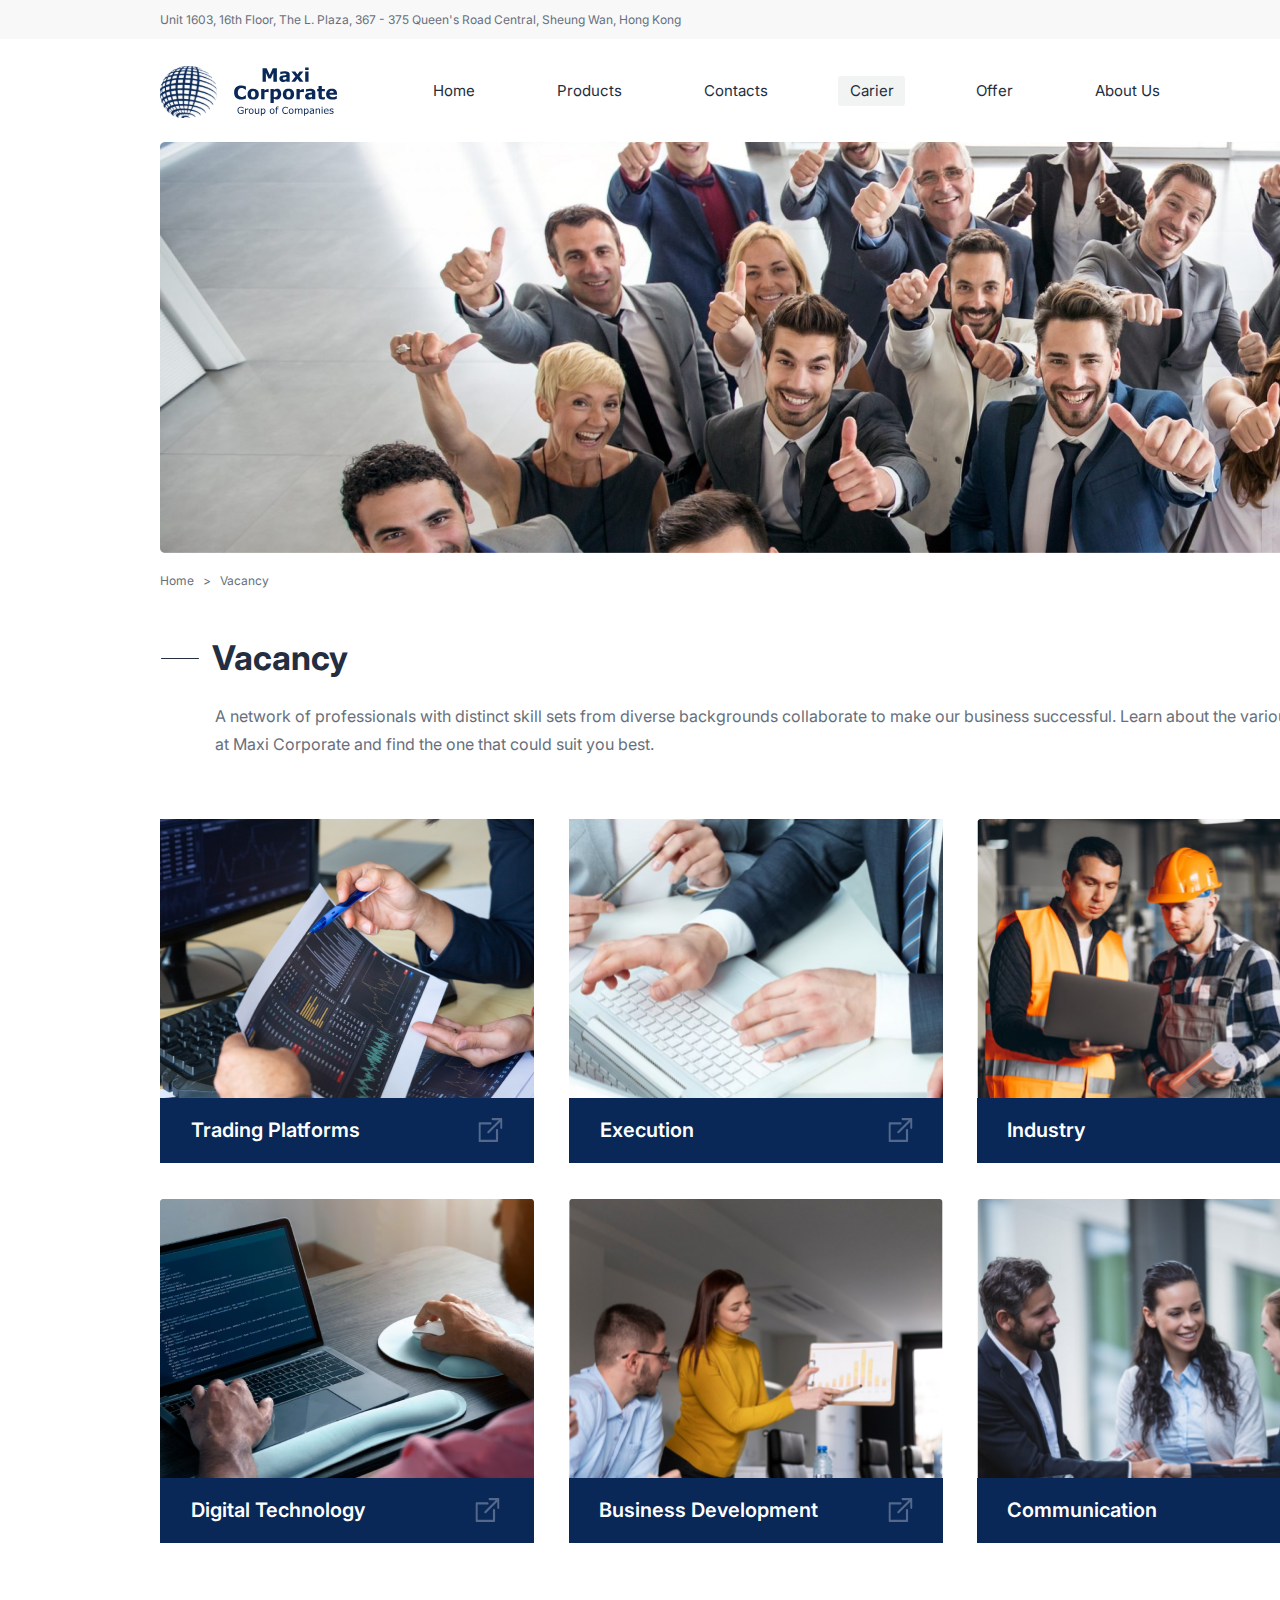
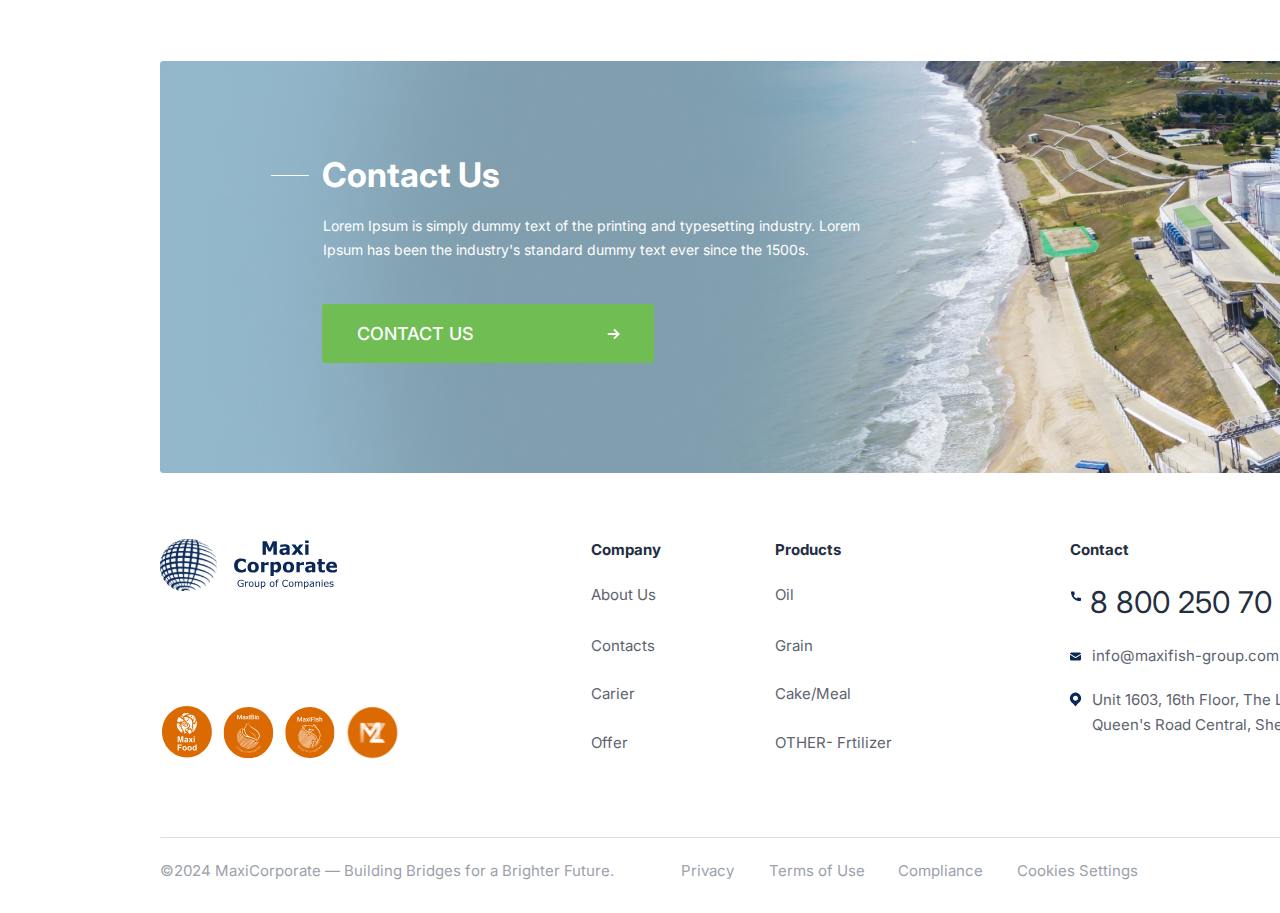
<file: carier.html>
<!DOCTYPE html>
<html lang="en">
  <head>
    <meta charset="UTF-8" />
    <meta http-equiv="X-UA-Compatible" content="IE=edge" />
    <meta name="viewport" content="width=device-width, initial-scale=1.0" />
    <link rel="stylesheet" href="style/carier.css" />
    <title>Maxi Corporate</title>
  </head>
  <body>
    <div class="container">
      <header class="header">
        <div class="header__contacts">
          <button class="header__burger-menu">
            <img src="img/mobile/icon-burger.svg" alt="Icon burger" />
          </button>
          <span class="header__address"
            >Unit 1603, 16th Floor, The L. Plaza, 367 - 375 Queen's Road
            Central, Sheung Wan, Hong Kong</span
          >
          <div class="header__contact">
            <img
              src="img/icon-email.svg"
              alt="Icon email"
              class="header__icon-email"
            />
            <a href="mailto:info@maxifish-group.com" class="header__email"
              >info@maxifish-group.com</a
            >
            <img
              src="img/icon-phone.svg"
              alt="Icon phone"
              class="header__icon-phone"
            />
            <a href="tel:88002507055" class="header__phone">8 800 250 70 55</a>
          </div>
        </div>
        <div class="header__tools">
          <img src="img/logo.svg" alt="Logo" class="header__logo" />
          <ul class="hedaer__nav-bar">
            <li><a href="#" class="header__nav-item active">Home</a></li>
            <li><a href="#" class="header__nav-item">Products</a></li>
            <li><a href="#" class="header__nav-item">Contacts</a></li>
            <li><a href="#" class="header__nav-item">Carier</a></li>
            <li><a href="#" class="header__nav-item">Offer</a></li>
            <li><a href="#" class="header__nav-item">About Us</a></li>
          </ul>
          <button class="header__search">
            <img src="img/search.svg" alt="Search" />
          </button>
          <button class="header__btn">Call back</button>
          <select class="header__selection">
            <option value="en">En</option>
            <option value="ru">Ru</option>
          </select>
        </div>
      </header>
      <section class="section-main">
        <img
          src="img/carier-backgroung-img.jpg"
          alt="Image background"
          class="section-main__img"
        />
        <div class="section-main__breadcrumbs">
          <a href="#" class="section-main__breadcrumb">Home</a> &nbsp;&nbsp;>
          <span class="section-main__current_page">&nbsp;&nbsp;Vacancy</span>
        </div>
      </section>
      <section class="section-vacancy">
        <hr class="section-vacancy__line" />
        <h2 class="section-vacancy__title">Vacancy</h2>
        <h3 class="section-vacancy__subtitle">
          A network of professionals with distinct skill sets from diverse
          backgrounds collaborate to make our business successful. Learn about
          the various roles<br />
          at Maxi Corporate and find the one that could suit you best.
        </h3>
        <div class="section-vacancy__line-one">
          <div class="section-vacancy__card">
            <div class="section-vacancy__img"></div>
            <button class="section-vacancy__btn">
              Trading Platforms
              <img
                src="img/icon-link.svg"
                alt="Icon link"
                class="section-vacancy__icon"
              />
            </button>
          </div>
          <div class="section-vacancy__card">
            <div class="section-vacancy__img-2"></div>
            <button class="section-vacancy__btn">
              Execution
              <img
                src="img/icon-link.svg"
                alt="Icon link"
                class="section-vacancy__icon-2"
              />
            </button>
          </div>
          <div class="section-vacancy__card">
            <div class="section-vacancy__img-3"></div>
            <button class="section-vacancy__btn-3">
              Industry
              <img
                src="img/icon-link.svg"
                alt="Icon link"
                class="section-vacancy__icon-3"
              />
            </button>
          </div>
          <div class="section-vacancy__card">
            <div class="section-vacancy__img-4"></div>
            <button class="section-vacancy__btn-4">
              Finance
              <img
                src="img/icon-link.svg"
                alt="Icon link"
                class="section-vacancy__icon-4"
              />
            </button>
          </div>
        </div>
        <div class="section-vacancy__line-two">
          <div class="section-vacancy__card">
            <div class="section-vacancy__img-5"></div>
            <button class="section-vacancy__btn-5">
              Digital Technology
              <img
                src="img/icon-link.svg"
                alt="Icon link"
                class="section-vacancy__icon-5"
              />
            </button>
          </div>
          <div class="section-vacancy__card">
            <div class="section-vacancy__img-6"></div>
            <button class="section-vacancy__btn-6">
              Business Development
              <img
                src="img/icon-link.svg"
                alt="Icon link"
                class="section-vacancy__icon-6"
              />
            </button>
          </div>
          <div class="section-vacancy__card">
            <div class="section-vacancy__img-7"></div>
            <button class="section-vacancy__btn-3">
              Communication
              <img
                src="img/icon-link.svg"
                alt="Icon link"
                class="section-vacancy__icon-7"
              />
            </button>
          </div>
          <div class="section-vacancy__card">
            <div class="section-vacancy__img-8"></div>
            <button class="section-vacancy__btn-4">
              Compliance
              <img
                src="img/icon-link.svg"
                alt="Icon link"
                class="section-vacancy__icon-8"
              />
            </button>
          </div>
        </div>
      </section>
      <section class="section-contact">
        <hr class="section-contact__line" />
        <h2 class="section-contact__title">Contact Us</h2>
        <h3 class="section-contact__subtitle">
          Lorem Ipsum is simply dummy text of the printing and typesetting
          industry. Lorem<br />
          Ipsum has been the industry's standard dummy text ever since the
          1500s.
        </h3>
        <h3 class="section-contact__subtitle_mobile">
          Lorem Ipsum is simply dummy text of the printing and typesetting
          industry.
        </h3>
        <button class="section-contact__btn">
          CONTACT US
          <img
            src="img/icon-arrow-offers-hover.svg"
            alt="Icon arrow"
            class="section-contact__icon"
          />
        </button>
      </section>
      <footer class="footer">
        <div class="footer__line-one">
          <div class="footer__column-one">
            <img src="img/logo.svg" alt="Image logo" class="footer__logo" />
            <img
              src="img/mobile/logo.svg"
              alt="Image logo"
              class="footer__logo_mobile"
            />
            <div class="footer__icon-block">
              <img
                src="img/icon-footer-1.svg"
                alt="Icon"
                class="footer__icon-1"
              />
              <img
                src="img/icon-footer-2.svg"
                alt="Icon"
                class="footer__icon-2"
              />
              <img
                src="img/icon-footer-3.svg"
                alt="Icon"
                class="footer__icon-3"
              />
              <img
                src="img/icon-footer-4.svg"
                alt="Icon"
                class="footer__icon-4"
              />
            </div>
          </div>
          <hr class="footer__line_mobile" />
          <div class="footer__column-two">
            <ul class="footer__nav">
              <li class="footer__nav-item footer__nav-item_title">
                <span class="footer__nav-link_title">Company</span>
              </li>
              <li class="footer__nav-item footer__nav-item_position-1">
                <a href="#" class="footer__nav-link">About Us</a>
              </li>
              <li class="footer__nav-item">
                <a href="#" class="footer__nav-link">Contacts</a>
              </li>
              <li class="footer__nav-item">
                <a href="#" class="footer__nav-link">Carier</a>
              </li>
              <li class="footer__nav-item">
                <a href="#" class="footer__nav-link">Offer</a>
              </li>
            </ul>
          </div>
          <div class="footer__column-third">
            <ul class="footer__nav">
              <li class="footer__nav-item footer__nav-item_title">
                <span class="footer__nav-link_title">Products</span>
              </li>
              <li class="footer__nav-item footer__nav-item_position-1">
                <a href="#" class="footer__nav-link">Oil</a>
              </li>
              <li class="footer__nav-item">
                <a href="#" class="footer__nav-link">Grain</a>
              </li>
              <li class="footer__nav-item">
                <a href="#" class="footer__nav-link">Cake/Meal</a>
              </li>
              <li class="footer__nav-item">
                <a href="#" class="footer__nav-link">OTHER- Frtilizer</a>
              </li>
            </ul>
          </div>
          <div class="footer__column-fourth">
            <ul class="footer__contacts">
              <li class="footer__contact-item">
                <span class="footer__contact-item_title">Contact</span>
              </li>
              <li class="footer__contact-item">
                <img
                  src="img/icon-footer-phone.svg"
                  alt="Icon footer"
                  class="footer__icon-phone"
                />
                <a href="tel:88002507055" class="footer__phone"
                  >8 800 250 70 55</a
                >
              </li>
              <li class="footer__contact-item">
                <img
                  src="img/icon-footer-mail.svg"
                  alt="Icon footer"
                  class="footer__icon-email"
                />
                <a href="mailto:info@maxifish-group.com" class="footer__email"
                  >info@maxifish-group.com</a
                >
              </li>
              <li class="footer__contact-item">
                <img
                  src="img/icon-footer-pin.svg"
                  alt="Icon footer"
                  class="footer__icon-address"
                />
                <span class="footer__address"
                  >Unit 1603, 16th Floor, The L. Plaza, 367 - 375<br /><span
                    class="footer__address_position"
                    >Queen's Road Central, Sheung Wan, Hong Kong</span
                  ></span
                >
                <span class="footer__address_mobile"
                  >Unit 1603, 16th Floor, The L. Plaza,<br />367 - 375 Queen's
                  Road Central, Sheung<br />Wan, Hong Kong</span
                >
              </li>
            </ul>
          </div>
          <hr class="footer__line_mobile-1" />
          <div class="footer__column-five">
            <ul class="footer__social">
              <li class="footer__social-item">
                <span class="footer__social-item_title">Social networks</span>
              </li>
              <li class="footer__social-item">
                <div class="footer__social-block-icon">
                  <img
                    src="img/icon-vk.svg"
                    alt="Icon vk"
                    class="footer__social-icon"
                  />
                  <img
                    src="img/icon-tg.svg"
                    alt="Icon tg"
                    class="footer__social-icon"
                  />
                  <img
                    src="img/icon-wa.svg"
                    alt="Icon wa"
                    class="footer__social-icon"
                  />
                </div>
              </li>
              <li class="footer__social-item">
                <div class="footer__social-block-qr">
                  <img
                    src="img/icon-qr-1.svg"
                    alt="Icon qr"
                    class="footer__social-qr"
                  />
                  <img
                    src="img/icon-qr-2.svg"
                    alt="Icon qr"
                    class="footer__social-qr-2"
                  />
                </div>
              </li>
            </ul>
          </div>
        </div>
        <div class="footer__line-two">
          <hr class="footer__line" />
          <div class="footer__info">
            <span class="footer__copyright"
              >©2024 MaxiCorporate — Building Bridges for a Brighter
              Future.</span
            >
            <ul class="footer__links">
              <li class="footer__link">
                <a href="#" class="footer__link">Privacy</a>
              </li>
              <li class="footer__link footer__link_position-2">
                <a href="#" class="footer__link">Terms of Use</a>
              </li>
              <li class="footer__links footer__link_position-3">
                <a href="#" class="footer__link">Compliance</a>
              </li>
              <li class="footer__link footer__link_position-4">
                <a href="#" class="footer__link">Cookies Settings</a>
              </li>
            </ul>
            <span class="footer__dev">Development</span>
            <img
              src="img/icon-logo-advance.svg"
              alt="Icon logo advance"
              class="footer__dev-icon"
            />
          </div>
        </div>
      </footer>
    </div>
  </body>
</html>
</file>
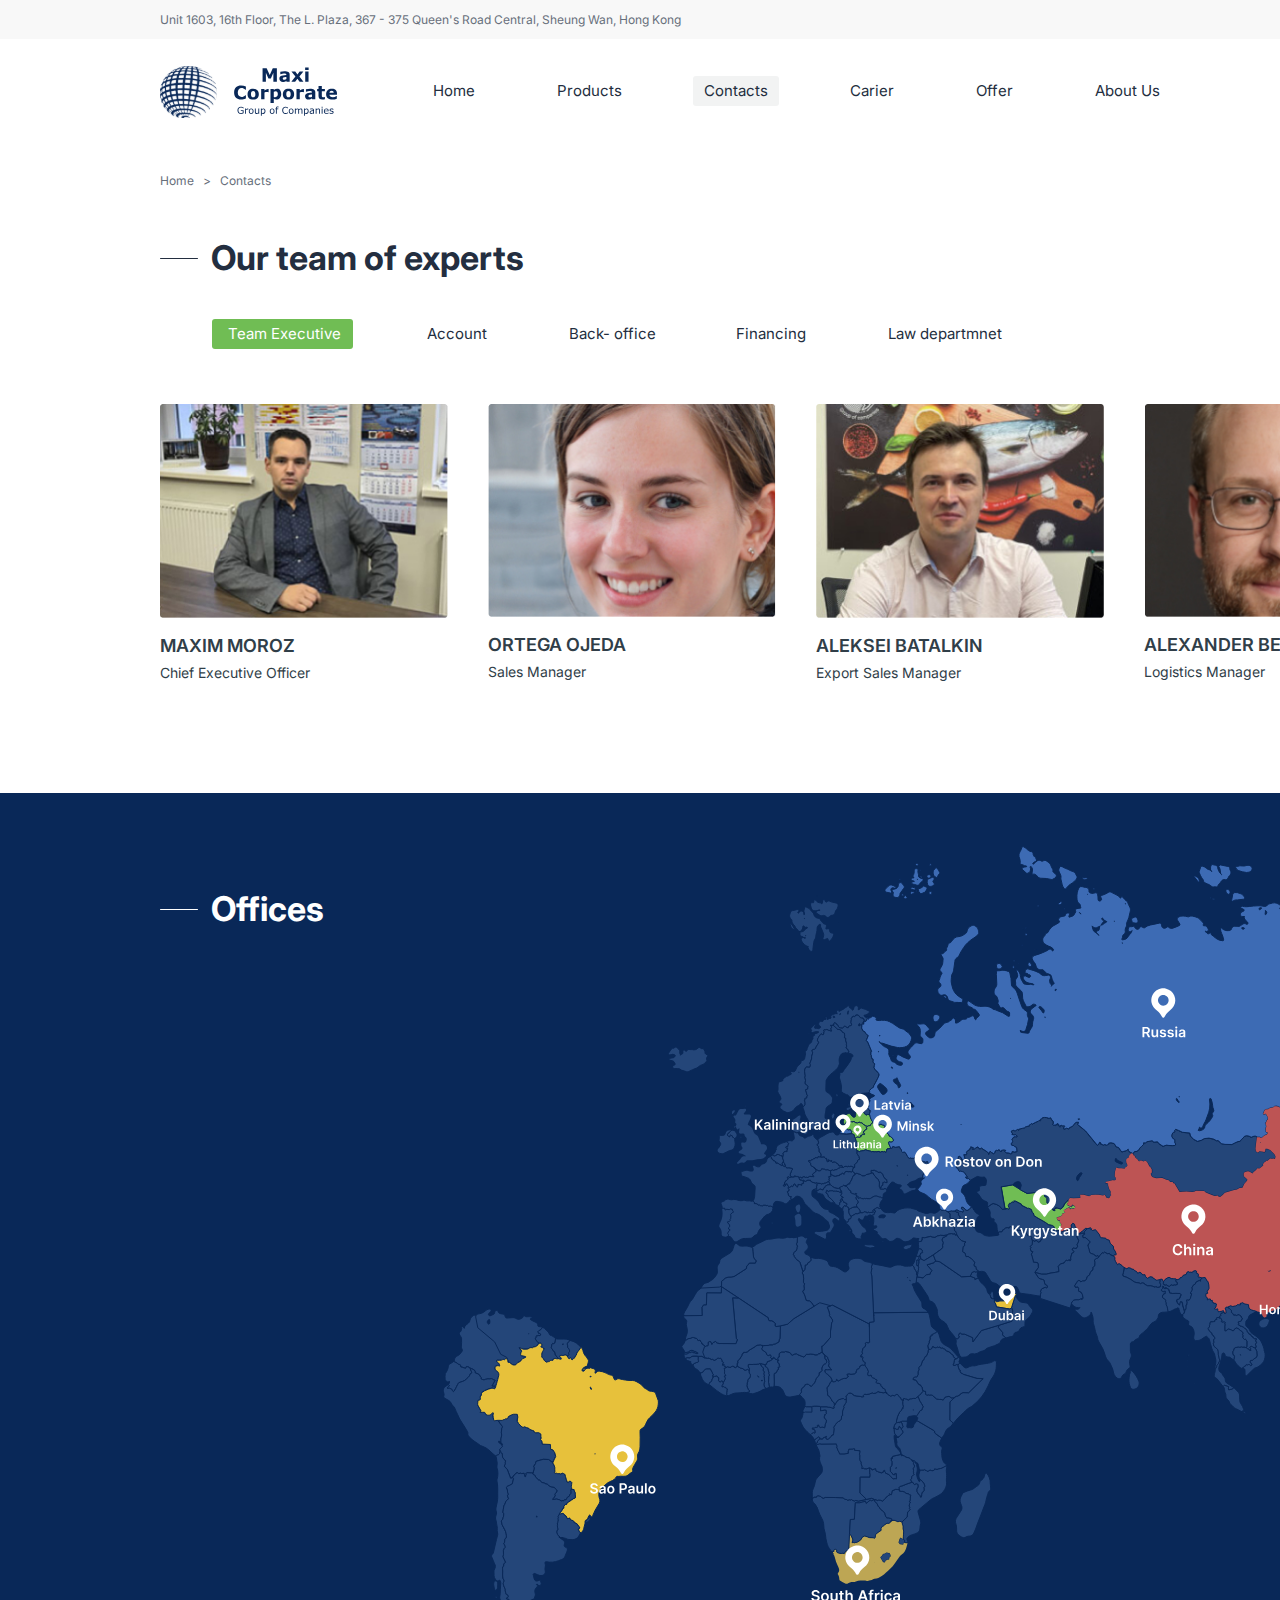
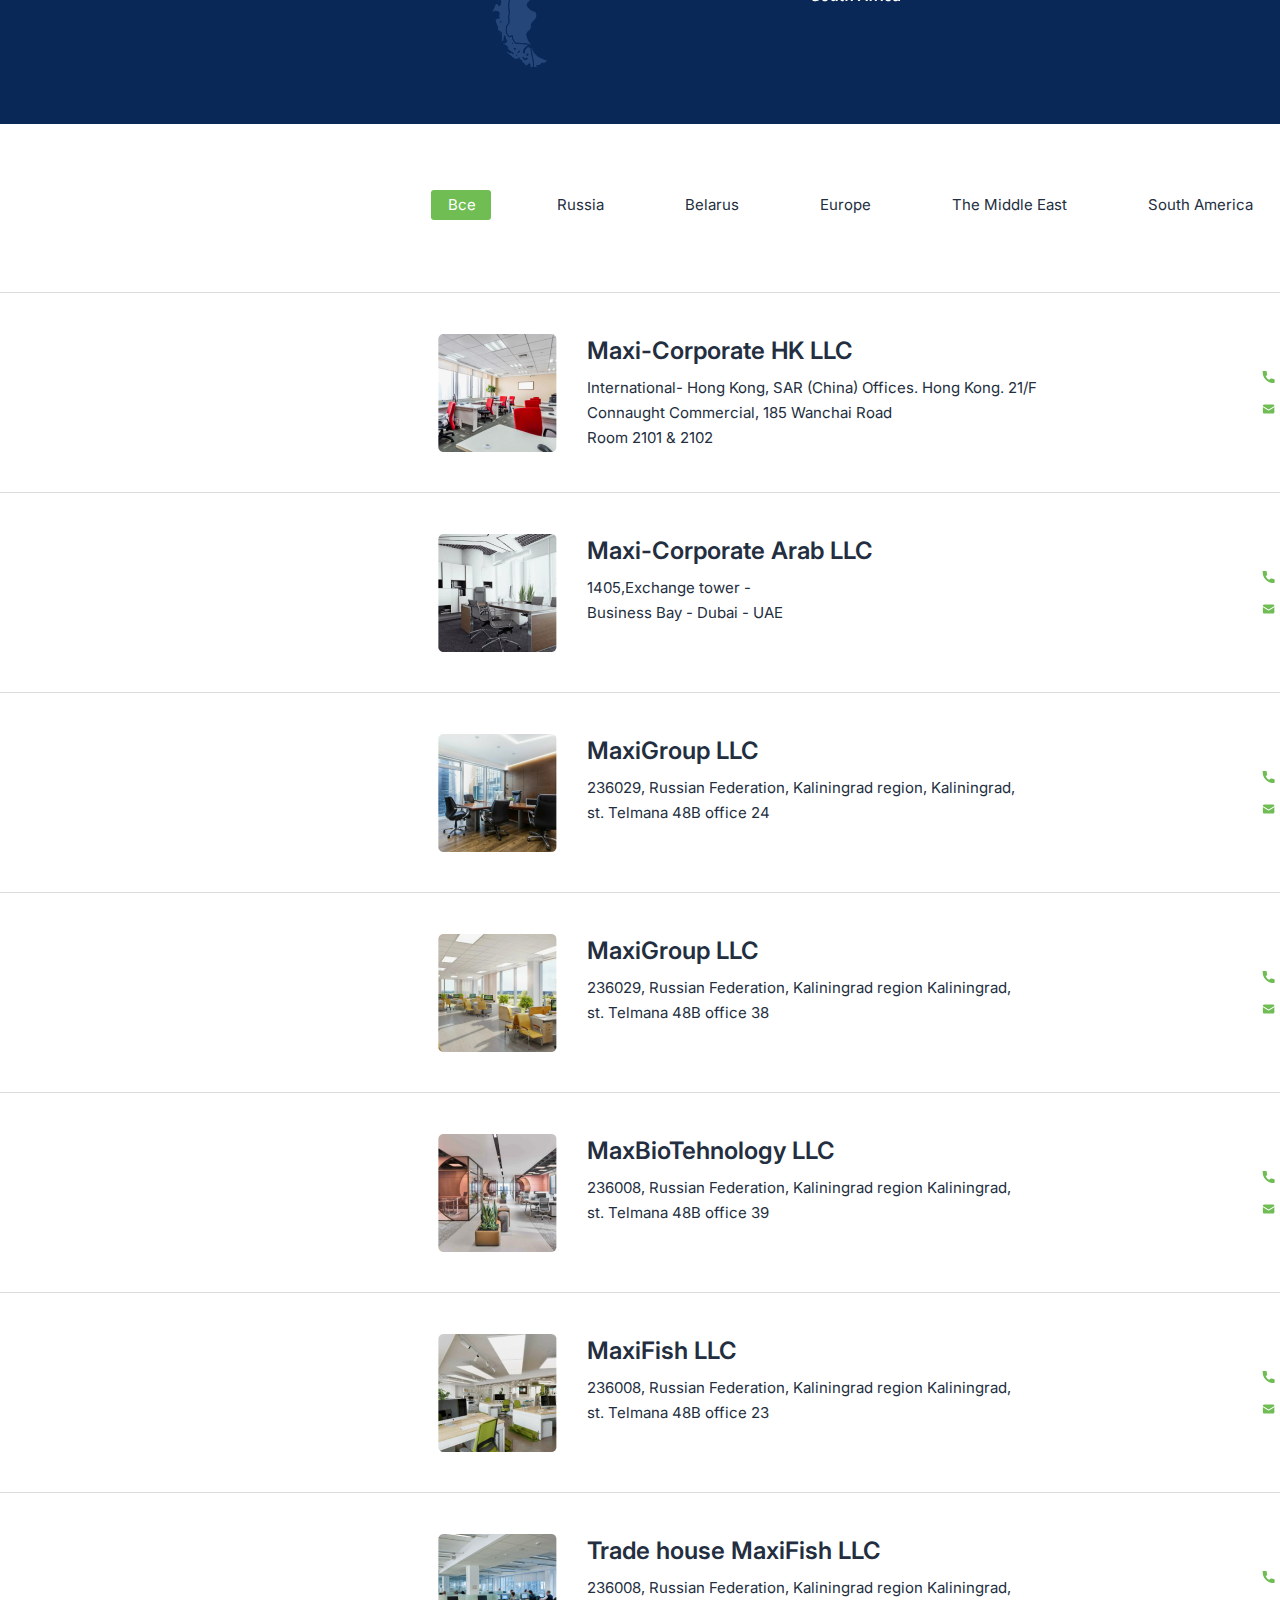
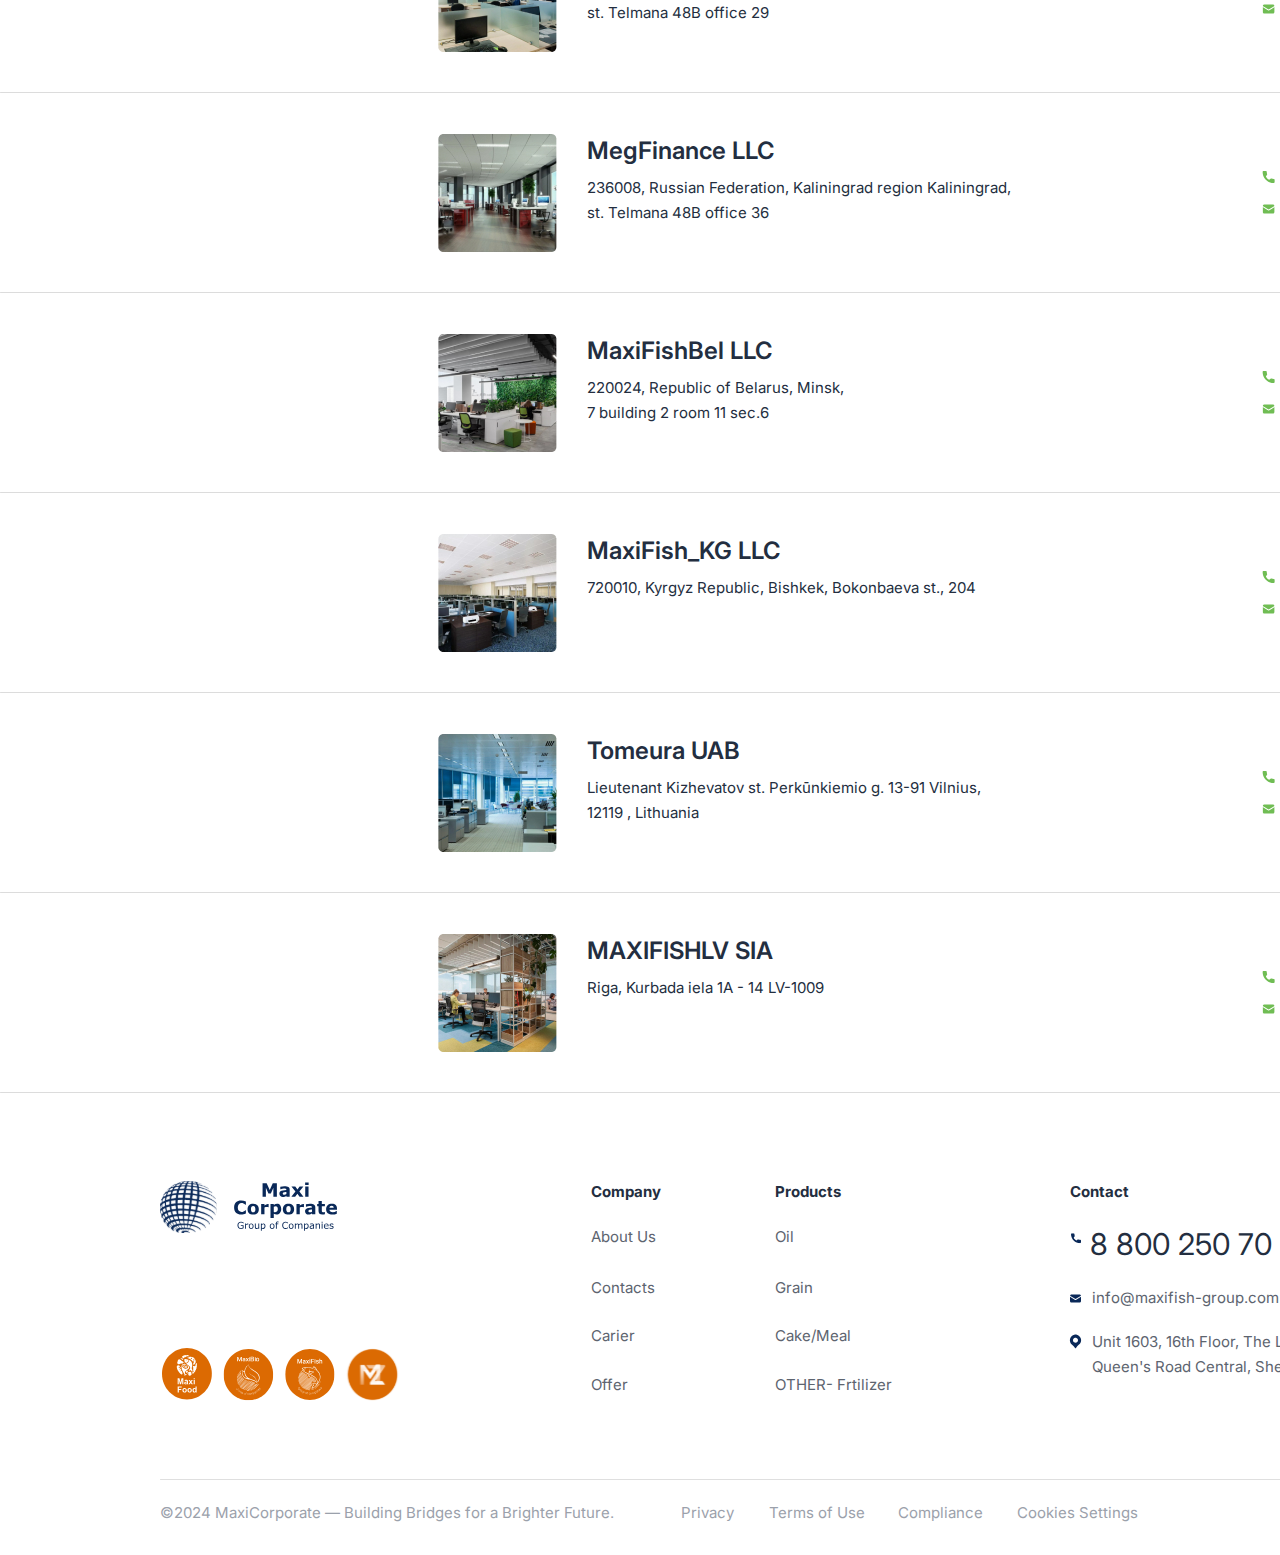
<file: contacts.html>
<!DOCTYPE html>
<html lang="en">
  <head>
    <meta charset="UTF-8" />
    <meta http-equiv="X-UA-Compatible" content="IE=edge" />
    <meta name="viewport" content="width=device-width, initial-scale=1.0" />
    <link rel="stylesheet" href="style/contacts.css" />
    <title>Maxi Corporate</title>
  </head>
  <body>
    <div class="container">
      <header class="header">
        <div class="header__contacts">
          <button class="header__burger-menu">
            <img src="img/mobile/icon-burger.svg" alt="Icon burger" />
          </button>
          <span class="header__address"
            >Unit 1603, 16th Floor, The L. Plaza, 367 - 375 Queen's Road
            Central, Sheung Wan, Hong Kong</span
          >
          <div class="header__contact">
            <img
              src="img/icon-email.svg"
              alt="Icon email"
              class="header__icon-email"
            />
            <a href="mailto:info@maxifish-group.com" class="header__email"
              >info@maxifish-group.com</a
            >
            <img
              src="img/icon-phone.svg"
              alt="Icon phone"
              class="header__icon-phone"
            />
            <a href="tel:88002507055" class="header__phone">8 800 250 70 55</a>
          </div>
        </div>
        <div class="header__tools">
          <img src="img/logo.svg" alt="Logo" class="header__logo" />
          <ul class="hedaer__nav-bar">
            <li><a href="#" class="header__nav-item active">Home</a></li>
            <li><a href="#" class="header__nav-item">Products</a></li>
            <li><a href="#" class="header__nav-item">Contacts</a></li>
            <li><a href="#" class="header__nav-item">Carier</a></li>
            <li><a href="#" class="header__nav-item">Offer</a></li>
            <li><a href="#" class="header__nav-item">About Us</a></li>
          </ul>
          <button class="header__search">
            <img src="img/search.svg" alt="Search" />
          </button>
          <button class="header__btn">Call back</button>
          <select class="header__selection">
            <option value="en">En</option>
            <option value="ru">Ru</option>
          </select>
        </div>
      </header>
      <section class="section-experts">
        <div class="section-experts__breadcrumbs">
          <a href="#" class="section-experts__breadcrumb">Home</a> &nbsp;&nbsp;>
          <span class="section-experts__current_page"
            >&nbsp;&nbsp;Contacts</span
          >
        </div>
        <hr class="section-experts__line" />
        <h2 class="section-experts__title">Our team of experts</h2>
        <ul class="section-experts__nav-bar">
          <li>
            <a href="#" class="section-experts__nav-item active"
              >Team Executive
            </a>
          </li>
          <li>
            <a
              href="#"
              class="section-experts__nav-item section-experts__nav-item_position-1"
              >Account</a
            >
          </li>
          <li>
            <a
              href="#"
              class="section-experts__nav-item section-experts__nav-item_position-1"
              >Back- office</a
            >
          </li>
          <li><a href="#" class="section-experts__nav-item">Financing</a></li>
          <li>
            <a href="#" class="section-experts__nav-item">Law departmnet</a>
          </li>
        </ul>
        <div class="section-experts__btns">
          <button class="section-experts__btn-up">
            <img
              src="img/icon-arrow-up.svg"
              alt="Icon arrow"
              class="section-experts__icon-up"
            />
          </button>
          <button class="section-experts__btn-after">
            <img
              src="img/icon-arrow-after.svg"
              alt="Icon arrow"
              class="section-experts__icon-after"
            />
          </button>
        </div>
        <div class="section-experts__cards">
          <div class="section-experts__card">
            <img src="img/about-experts-img-1.jpg" alt="Image expert" />
            <span class="section-experts__name">MAXIM MOROZ</span>
            <span class="section-experts__job-title"
              >Chief Executive Officer</span
            >
          </div>
          <div class="section-experts__card">
            <img src="img/about-experts-img-2.jpg" alt="Image expert" />
            <span class="section-experts__name">ORTEGA OJEDA</span>
            <span class="section-experts__job-title">Sales Manager</span>
          </div>
          <div class="section-experts__card">
            <img src="img/about-experts-img-3.jpg" alt="Image expert" />
            <span class="section-experts__name">ALEKSEI BATALKIN</span>
            <span class="section-experts__job-title">Export Sales Manager</span>
          </div>
          <div class="section-experts__card">
            <img src="img/about-experts-img-4.jpg" alt="Image expert" />
            <span class="section-experts__name">ALEXANDER BELUGIN</span>
            <span class="section-experts__job-title">Logistics Manager</span>
          </div>
          <div class="section-experts__card">
            <img src="img/about-experts-img-5.jpg" alt="Image expert" />
            <span class="section-experts__name">ALEXANDER DARMOROZ</span>
            <span class="section-experts__job-title">IT Specialist</span>
          </div>
        </div>
      </section>
      <section class="section-map">
        <hr class="section-map__line" />
        <h2 class="section-map__title">Offices</h2>
        <div class="section-map__background-image">
          <img src="img/mobile/map.svg" alt="" />
        </div>
      </section>
      <section class="section-filter">
        <ul class="section-filter__nav-bar">
          <li>
            <a href="#" class="section-filter__nav-item active">Все </a>
          </li>
          <li>
            <a href="#" class="section-filter__nav-item">Russia</a>
          </li>
          <li>
            <a href="#" class="section-filter__nav-item">Belarus</a>
          </li>
          <li><a href="#" class="section-filter__nav-item">Europe</a></li>
          <li>
            <a href="#" class="section-filter__nav-item">The Middle East</a>
          </li>
          <li>
            <a href="#" class="section-filter__nav-item">South America</a>
          </li>
          <li>
            <a href="#" class="section-filter__nav-item">Asia</a>
          </li>
          <li>
            <a href="#" class="section-filter__nav-item">Africa</a>
          </li>
        </ul>
      </section>
      <section class="section-addresses">
        <hr class="section-addresses__line" />
        <div class="section-addresses__card">
          <div class="section-addresses__img">
            <img src="img/address-img-1.jpg" alt="Image ofice" />
          </div>
          <div class="section-addresses__address">
            <h2 class="section-addresses__title">Maxi-Corporate HK LLC</h2>
            <h3 class="section-addresses__subtitle">
              International- Hong Kong, SAR (China) Offices. Hong Kong. 21/F<br />Connaught
              Commercial, 185 Wanchai Road<br />Room 2101 & 2102
            </h3>
          </div>
          <div class="section-addresses__contacts">
            <div class="section-addresses__contact-phone">
              <img
                src="img/contacts-icon-phone.svg"
                alt="Icon phone"
                class="section-addresses__icon-phone"
              />
              <a href="tel:88002507055" class="section-addresses__phone"
                >8 800 250 70 55</a
              >
            </div>
            <div class="section-addresses__contact-email">
              <img
                src="img/contacts-icon-email.svg"
                alt="Icon email"
                class="section-addresses__icon-email"
              />
              <a
                href="mailto:info@maxifish-group.com"
                class="section-addresses__email"
                >info@maxifish-group.com</a
              >
            </div>
          </div>
        </div>
        <hr class="section-addresses__line" />
        <div class="section-addresses__card">
          <div class="section-addresses__img">
            <img src="img/address-img-2.jpg" alt="Image ofice" />
          </div>
          <div class="section-addresses__address">
            <h2 class="section-addresses__title">Maxi-Corporate Arab LLC</h2>
            <h3 class="section-addresses__subtitle">
              1405,Exchange tower -<br />
              Business Bay - Dubai - UAE
            </h3>
          </div>
          <div class="section-addresses__contacts">
            <div class="section-addresses__contact-phone">
              <img
                src="img/contacts-icon-phone.svg"
                alt="Icon phone"
                class="section-addresses__icon-phone"
              />
              <a href="tel:88002507055" class="section-addresses__phone"
                >8 800 250 70 55</a
              >
            </div>
            <div class="section-addresses__contact-email">
              <img
                src="img/contacts-icon-email.svg"
                alt="Icon email"
                class="section-addresses__icon-email"
              />
              <a
                href="mailto:info@maxifish-group.com"
                class="section-addresses__email"
                >info@maxifish-group.com</a
              >
            </div>
          </div>
        </div>
        <hr class="section-addresses__line" />
        <div class="section-addresses__card">
          <div class="section-addresses__img">
            <img src="img/address-img-3.jpg" alt="Image ofice" />
          </div>
          <div class="section-addresses__address">
            <h2 class="section-addresses__title">MaxiGroup LLC</h2>
            <h3 class="section-addresses__subtitle">
              236029, Russian Federation, Kaliningrad region, Kaliningrad,<br />
              st. Telmana 48B office 24
            </h3>
          </div>
          <div class="section-addresses__contacts">
            <div class="section-addresses__contact-phone">
              <img
                src="img/contacts-icon-phone.svg"
                alt="Icon phone"
                class="section-addresses__icon-phone"
              />
              <a href="tel:88002507055" class="section-addresses__phone"
                >8 800 250 70 55</a
              >
            </div>
            <div class="section-addresses__contact-email">
              <img
                src="img/contacts-icon-email.svg"
                alt="Icon email"
                class="section-addresses__icon-email"
              />
              <a
                href="mailto:info@maxifish-group.com"
                class="section-addresses__email"
                >info@maxifish-group.com</a
              >
            </div>
          </div>
        </div>
        <hr class="section-addresses__line" />
        <div class="section-addresses__card">
          <div class="section-addresses__img">
            <img src="img/address-img-4.jpg" alt="Image ofice" />
          </div>
          <div class="section-addresses__address">
            <h2 class="section-addresses__title">MaxiGroup LLC</h2>
            <h3 class="section-addresses__subtitle">
              236029, Russian Federation, Kaliningrad region Kaliningrad,<br />
              st. Telmana 48B office 38
            </h3>
          </div>
          <div class="section-addresses__contacts">
            <div class="section-addresses__contact-phone">
              <img
                src="img/contacts-icon-phone.svg"
                alt="Icon phone"
                class="section-addresses__icon-phone"
              />
              <a href="tel:88002507055" class="section-addresses__phone"
                >8 800 250 70 55</a
              >
            </div>
            <div class="section-addresses__contact-email">
              <img
                src="img/contacts-icon-email.svg"
                alt="Icon email"
                class="section-addresses__icon-email"
              />
              <a
                href="mailto:info@maxifish-group.com"
                class="section-addresses__email"
                >info@maxifish-group.com</a
              >
            </div>
          </div>
        </div>
        <hr class="section-addresses__line" />
        <div class="section-addresses__card">
          <div class="section-addresses__img">
            <img src="img/address-img-5.jpg" alt="Image ofice" />
          </div>
          <div class="section-addresses__address">
            <h2 class="section-addresses__title">MaxBioTehnology LLC</h2>
            <h3 class="section-addresses__subtitle">
              236008, Russian Federation, Kaliningrad region Kaliningrad,<br />
              st. Telmana 48B office 39
            </h3>
          </div>
          <div class="section-addresses__contacts">
            <div class="section-addresses__contact-phone">
              <img
                src="img/contacts-icon-phone.svg"
                alt="Icon phone"
                class="section-addresses__icon-phone"
              />
              <a href="tel:88002507055" class="section-addresses__phone"
                >8 800 250 70 55</a
              >
            </div>
            <div class="section-addresses__contact-email">
              <img
                src="img/contacts-icon-email.svg"
                alt="Icon email"
                class="section-addresses__icon-email"
              />
              <a
                href="mailto:info@maxifish-group.com"
                class="section-addresses__email"
                >info@maxifish-group.com</a
              >
            </div>
          </div>
        </div>
        <hr class="section-addresses__line" />
        <div class="section-addresses__card">
          <div class="section-addresses__img">
            <img src="img/address-img-6.jpg" alt="Image ofice" />
          </div>
          <div class="section-addresses__address">
            <h2 class="section-addresses__title">MaxiFish LLC</h2>
            <h3 class="section-addresses__subtitle">
              236008, Russian Federation, Kaliningrad region Kaliningrad,<br />
              st. Telmana 48B office 23
            </h3>
          </div>
          <div class="section-addresses__contacts">
            <div class="section-addresses__contact-phone">
              <img
                src="img/contacts-icon-phone.svg"
                alt="Icon phone"
                class="section-addresses__icon-phone"
              />
              <a href="tel:88002507055" class="section-addresses__phone"
                >8 800 250 70 55</a
              >
            </div>
            <div class="section-addresses__contact-email">
              <img
                src="img/contacts-icon-email.svg"
                alt="Icon email"
                class="section-addresses__icon-email"
              />
              <a
                href="mailto:info@maxifish-group.com"
                class="section-addresses__email"
                >info@maxifish-group.com</a
              >
            </div>
          </div>
        </div>
        <hr class="section-addresses__line" />
        <div class="section-addresses__card">
          <div class="section-addresses__img">
            <img src="img/address-img-7.jpg" alt="Image ofice" />
          </div>
          <div class="section-addresses__address">
            <h2 class="section-addresses__title">Trade house MaxiFish LLC</h2>
            <h3 class="section-addresses__subtitle">
              236008, Russian Federation, Kaliningrad region Kaliningrad,<br />
              st. Telmana 48B office 29
            </h3>
          </div>
          <div class="section-addresses__contacts">
            <div class="section-addresses__contact-phone">
              <img
                src="img/contacts-icon-phone.svg"
                alt="Icon phone"
                class="section-addresses__icon-phone"
              />
              <a href="tel:88002507055" class="section-addresses__phone"
                >8 800 250 70 55</a
              >
            </div>
            <div class="section-addresses__contact-email">
              <img
                src="img/contacts-icon-email.svg"
                alt="Icon email"
                class="section-addresses__icon-email"
              />
              <a
                href="mailto:info@maxifish-group.com"
                class="section-addresses__email"
                >info@maxifish-group.com</a
              >
            </div>
          </div>
        </div>
        <hr class="section-addresses__line" />
        <div class="section-addresses__card">
          <div class="section-addresses__img">
            <img src="img/address-img-8.jpg" alt="Image ofice" />
          </div>
          <div class="section-addresses__address">
            <h2 class="section-addresses__title">MegFinance LLC</h2>
            <h3 class="section-addresses__subtitle">
              236008, Russian Federation, Kaliningrad region Kaliningrad,<br />
              st. Telmana 48B office 36
            </h3>
          </div>
          <div class="section-addresses__contacts">
            <div class="section-addresses__contact-phone">
              <img
                src="img/contacts-icon-phone.svg"
                alt="Icon phone"
                class="section-addresses__icon-phone"
              />
              <a href="tel:88002507055" class="section-addresses__phone"
                >8 800 250 70 55</a
              >
            </div>
            <div class="section-addresses__contact-email">
              <img
                src="img/contacts-icon-email.svg"
                alt="Icon email"
                class="section-addresses__icon-email"
              />
              <a
                href="mailto:info@maxifish-group.com"
                class="section-addresses__email"
                >info@maxifish-group.com</a
              >
            </div>
          </div>
        </div>
        <hr class="section-addresses__line" />
        <div class="section-addresses__card">
          <div class="section-addresses__img">
            <img src="img/address-img-9.jpg" alt="Image ofice" />
          </div>
          <div class="section-addresses__address">
            <h2 class="section-addresses__title">MaxiFishBel LLC</h2>
            <h3 class="section-addresses__subtitle">
              220024, Republic of Belarus, Minsk,<br />
              7 building 2 room 11 sec.6
            </h3>
          </div>
          <div class="section-addresses__contacts">
            <div class="section-addresses__contact-phone">
              <img
                src="img/contacts-icon-phone.svg"
                alt="Icon phone"
                class="section-addresses__icon-phone"
              />
              <a href="tel:88002507055" class="section-addresses__phone"
                >8 800 250 70 55</a
              >
            </div>
            <div class="section-addresses__contact-email">
              <img
                src="img/contacts-icon-email.svg"
                alt="Icon email"
                class="section-addresses__icon-email"
              />
              <a
                href="mailto:info@maxifish-group.com"
                class="section-addresses__email"
                >info@maxifish-group.com</a
              >
            </div>
          </div>
        </div>
        <hr class="section-addresses__line" />
        <div class="section-addresses__card">
          <div class="section-addresses__img">
            <img src="img/address-img-10.jpg" alt="Image ofice" />
          </div>
          <div class="section-addresses__address">
            <h2 class="section-addresses__title">MaxiFish_KG LLC</h2>
            <h3 class="section-addresses__subtitle">
              720010, Kyrgyz Republic, Bishkek, Bokonbaeva st., 204
            </h3>
          </div>
          <div class="section-addresses__contacts">
            <div class="section-addresses__contact-phone">
              <img
                src="img/contacts-icon-phone.svg"
                alt="Icon phone"
                class="section-addresses__icon-phone"
              />
              <a href="tel:88002507055" class="section-addresses__phone"
                >8 800 250 70 55</a
              >
            </div>
            <div class="section-addresses__contact-email">
              <img
                src="img/contacts-icon-email.svg"
                alt="Icon email"
                class="section-addresses__icon-email"
              />
              <a
                href="mailto:info@maxifish-group.com"
                class="section-addresses__email"
                >info@maxifish-group.com</a
              >
            </div>
          </div>
        </div>
        <hr class="section-addresses__line" />
        <div class="section-addresses__card">
          <div class="section-addresses__img">
            <img src="img/address-img-11.jpg" alt="Image ofice" />
          </div>
          <div class="section-addresses__address">
            <h2 class="section-addresses__title">Tomeura UAB</h2>
            <h3 class="section-addresses__subtitle">
              Lieutenant Kizhevatov st. Perkūnkiemio g. 13-91 Vilnius,<br />
              12119 , Lithuania
            </h3>
          </div>
          <div class="section-addresses__contacts">
            <div class="section-addresses__contact-phone">
              <img
                src="img/contacts-icon-phone.svg"
                alt="Icon phone"
                class="section-addresses__icon-phone"
              />
              <a href="tel:88002507055" class="section-addresses__phone"
                >8 800 250 70 55</a
              >
            </div>
            <div class="section-addresses__contact-email">
              <img
                src="img/contacts-icon-email.svg"
                alt="Icon email"
                class="section-addresses__icon-email"
              />
              <a
                href="mailto:info@maxifish-group.com"
                class="section-addresses__email"
                >info@maxifish-group.com</a
              >
            </div>
          </div>
        </div>
        <hr class="section-addresses__line" />
        <div class="section-addresses__card">
          <div class="section-addresses__img">
            <img src="img/address-img-12.jpg" alt="Image ofice" />
          </div>
          <div class="section-addresses__address">
            <h2 class="section-addresses__title">MAXIFISHLV SIA</h2>
            <h3 class="section-addresses__subtitle">
              Riga, Kurbada iela 1A - 14 LV-1009
            </h3>
          </div>
          <div class="section-addresses__contacts">
            <div class="section-addresses__contact-phone">
              <img
                src="img/contacts-icon-phone.svg"
                alt="Icon phone"
                class="section-addresses__icon-phone"
              />
              <a href="tel:88002507055" class="section-addresses__phone"
                >8 800 250 70 55</a
              >
            </div>
            <div class="section-addresses__contact-email">
              <img
                src="img/contacts-icon-email.svg"
                alt="Icon email"
                class="section-addresses__icon-email"
              />
              <a
                href="mailto:info@maxifish-group.com"
                class="section-addresses__email"
                >info@maxifish-group.com</a
              >
            </div>
          </div>
        </div>
        <hr class="section-addresses__line" />
      </section>
      <footer class="footer">
        <div class="footer__line-one">
          <div class="footer__column-one">
            <img src="img/logo.svg" alt="Image logo" class="footer__logo" />
            <img
              src="img/mobile/logo.svg"
              alt="Image logo"
              class="footer__logo_mobile"
            />
            <div class="footer__icon-block">
              <img
                src="img/icon-footer-1.svg"
                alt="Icon"
                class="footer__icon-1"
              />
              <img
                src="img/icon-footer-2.svg"
                alt="Icon"
                class="footer__icon-2"
              />
              <img
                src="img/icon-footer-3.svg"
                alt="Icon"
                class="footer__icon-3"
              />
              <img
                src="img/icon-footer-4.svg"
                alt="Icon"
                class="footer__icon-4"
              />
            </div>
          </div>
          <hr class="footer__line_mobile" />
          <div class="footer__column-two">
            <ul class="footer__nav">
              <li class="footer__nav-item footer__nav-item_title">
                <span class="footer__nav-link_title">Company</span>
              </li>
              <li class="footer__nav-item footer__nav-item_position-1">
                <a href="#" class="footer__nav-link">About Us</a>
              </li>
              <li class="footer__nav-item">
                <a href="#" class="footer__nav-link">Contacts</a>
              </li>
              <li class="footer__nav-item">
                <a href="#" class="footer__nav-link">Carier</a>
              </li>
              <li class="footer__nav-item">
                <a href="#" class="footer__nav-link">Offer</a>
              </li>
            </ul>
          </div>
          <div class="footer__column-third">
            <ul class="footer__nav">
              <li class="footer__nav-item footer__nav-item_title">
                <span class="footer__nav-link_title">Products</span>
              </li>
              <li class="footer__nav-item footer__nav-item_position-1">
                <a href="#" class="footer__nav-link">Oil</a>
              </li>
              <li class="footer__nav-item">
                <a href="#" class="footer__nav-link">Grain</a>
              </li>
              <li class="footer__nav-item">
                <a href="#" class="footer__nav-link">Cake/Meal</a>
              </li>
              <li class="footer__nav-item">
                <a href="#" class="footer__nav-link">OTHER- Frtilizer</a>
              </li>
            </ul>
          </div>
          <div class="footer__column-fourth">
            <ul class="footer__contacts">
              <li class="footer__contact-item">
                <span class="footer__contact-item_title">Contact</span>
              </li>
              <li class="footer__contact-item">
                <img
                  src="img/icon-footer-phone.svg"
                  alt="Icon footer"
                  class="footer__icon-phone"
                />
                <a href="tel:88002507055" class="footer__phone"
                  >8 800 250 70 55</a
                >
              </li>
              <li class="footer__contact-item">
                <img
                  src="img/icon-footer-mail.svg"
                  alt="Icon footer"
                  class="footer__icon-email"
                />
                <a href="mailto:info@maxifish-group.com" class="footer__email"
                  >info@maxifish-group.com</a
                >
              </li>
              <li class="footer__contact-item">
                <img
                  src="img/icon-footer-pin.svg"
                  alt="Icon footer"
                  class="footer__icon-address"
                />
                <span class="footer__address"
                  >Unit 1603, 16th Floor, The L. Plaza, 367 - 375<br /><span
                    class="footer__address_position"
                    >Queen's Road Central, Sheung Wan, Hong Kong</span
                  ></span
                >
                <span class="footer__address_mobile"
                  >Unit 1603, 16th Floor, The L. Plaza,<br />367 - 375 Queen's
                  Road Central, Sheung<br />Wan, Hong Kong</span
                >
              </li>
            </ul>
          </div>
          <hr class="footer__line_mobile-1" />
          <div class="footer__column-five">
            <ul class="footer__social">
              <li class="footer__social-item">
                <span class="footer__social-item_title">Social networks</span>
              </li>
              <li class="footer__social-item">
                <div class="footer__social-block-icon">
                  <img
                    src="img/icon-vk.svg"
                    alt="Icon vk"
                    class="footer__social-icon"
                  />
                  <img
                    src="img/icon-tg.svg"
                    alt="Icon tg"
                    class="footer__social-icon"
                  />
                  <img
                    src="img/icon-wa.svg"
                    alt="Icon wa"
                    class="footer__social-icon"
                  />
                </div>
              </li>
              <li class="footer__social-item">
                <div class="footer__social-block-qr">
                  <img
                    src="img/icon-qr-1.svg"
                    alt="Icon qr"
                    class="footer__social-qr"
                  />
                  <img
                    src="img/icon-qr-2.svg"
                    alt="Icon qr"
                    class="footer__social-qr-2"
                  />
                </div>
              </li>
            </ul>
          </div>
        </div>
        <div class="footer__line-two">
          <hr class="footer__line" />
          <div class="footer__info">
            <span class="footer__copyright"
              >©2024 MaxiCorporate — Building Bridges for a Brighter
              Future.</span
            >
            <ul class="footer__links">
              <li class="footer__link">
                <a href="#" class="footer__link">Privacy</a>
              </li>
              <li class="footer__link footer__link_position-2">
                <a href="#" class="footer__link">Terms of Use</a>
              </li>
              <li class="footer__links footer__link_position-3">
                <a href="#" class="footer__link">Compliance</a>
              </li>
              <li class="footer__link footer__link_position-4">
                <a href="#" class="footer__link">Cookies Settings</a>
              </li>
            </ul>
            <span class="footer__dev">Development</span>
            <img
              src="img/icon-logo-advance.svg"
              alt="Icon logo advance"
              class="footer__dev-icon"
            />
          </div>
        </div>
      </footer>
    </div>
  </body>
</html>
</file>
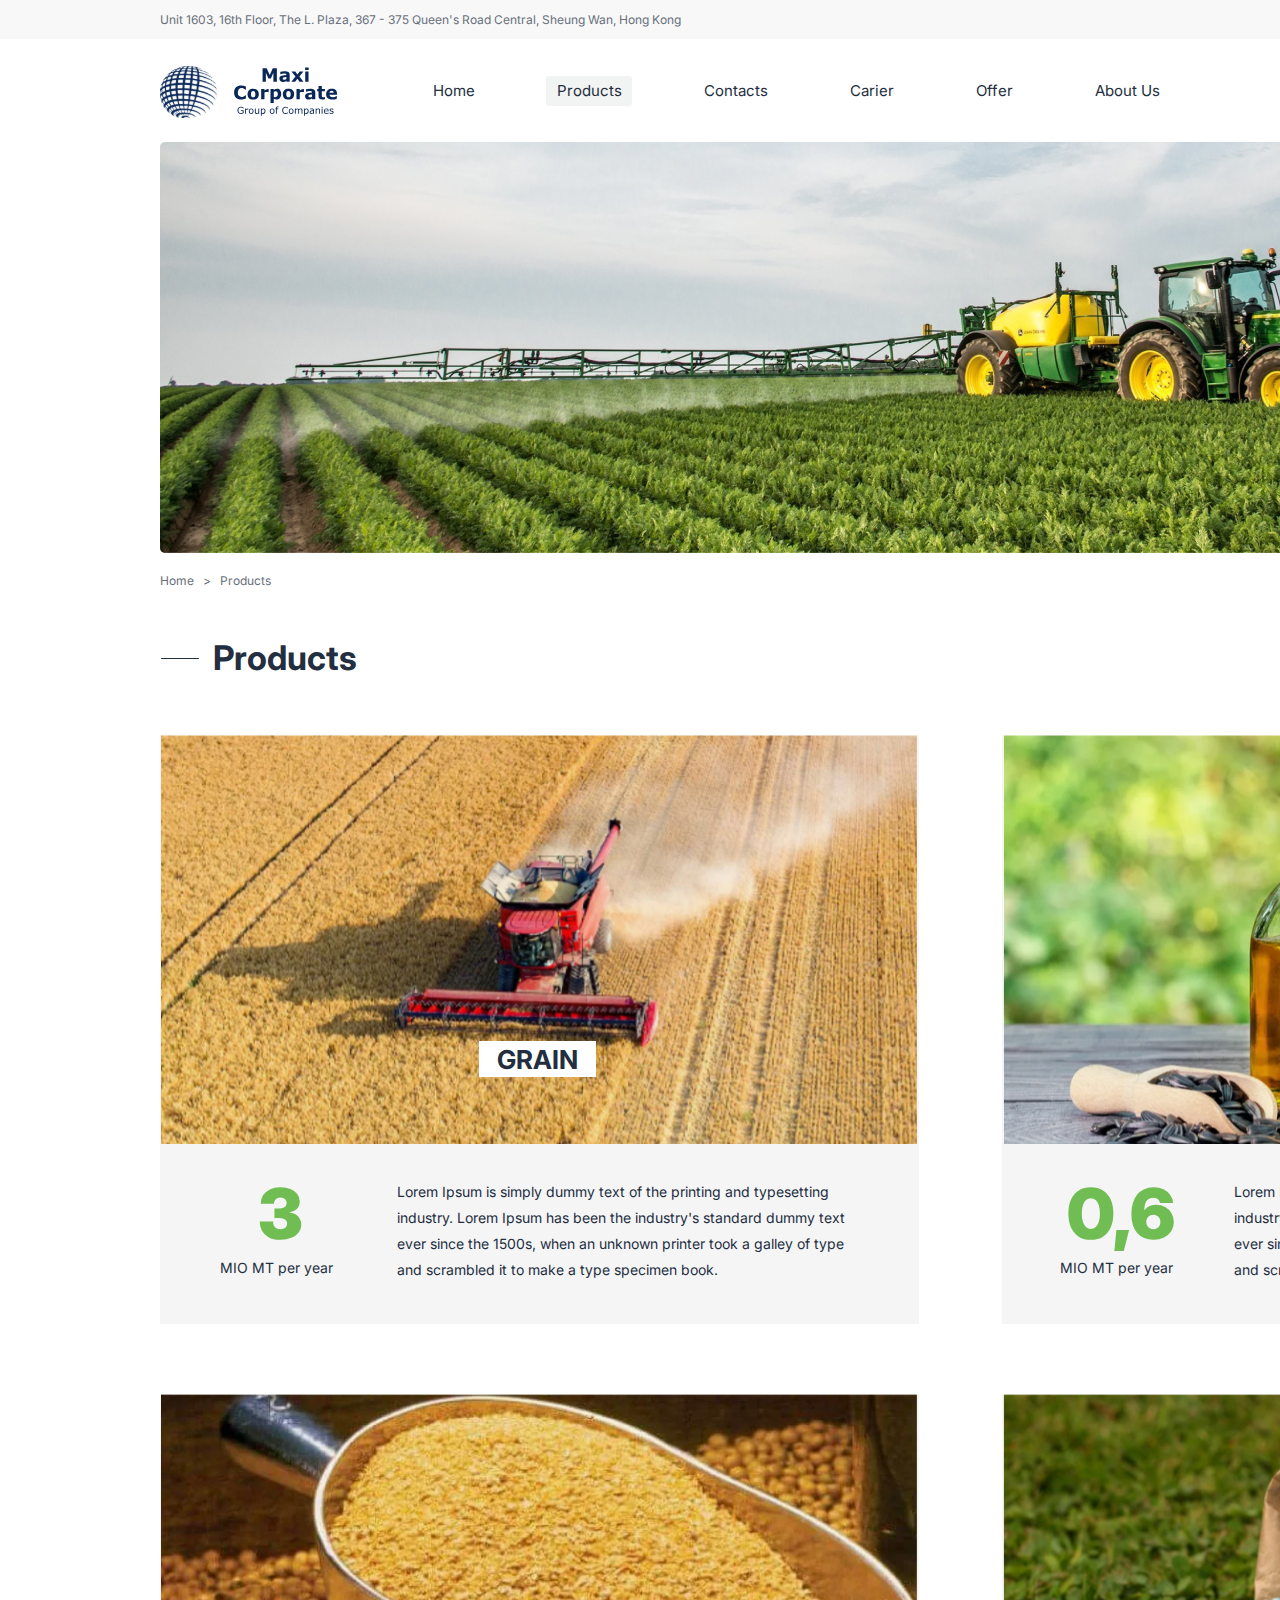
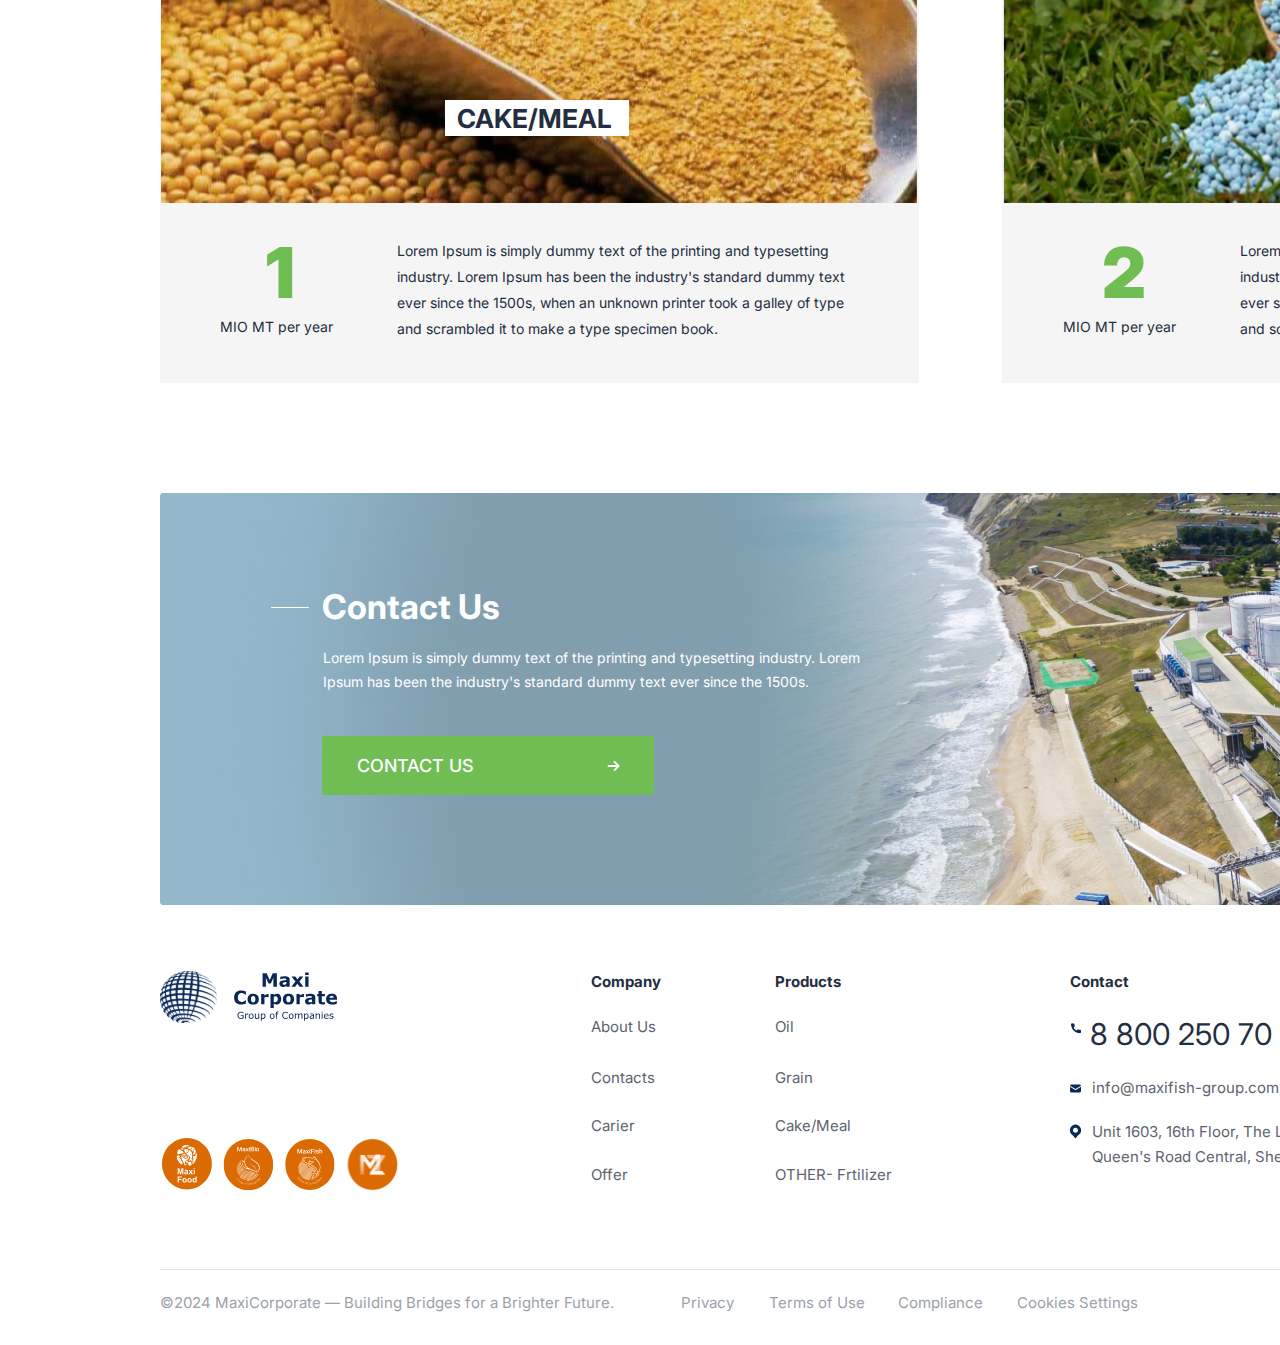
<file: products.html>
<!DOCTYPE html>
<html lang="en">
  <head>
    <meta charset="UTF-8" />
    <meta http-equiv="X-UA-Compatible" content="IE=edge" />
    <meta name="viewport" content="width=device-width, initial-scale=1.0" />
    <link rel="stylesheet" href="style/products.css" />
    <title>Maxi Corporate</title>
  </head>
  <body>
    <div class="container">
      <header class="header">
        <div class="header__contacts">
          <button class="header__burger-menu">
            <img src="img/mobile/icon-burger.svg" alt="Icon burger" />
          </button>
          <span class="header__address"
            >Unit 1603, 16th Floor, The L. Plaza, 367 - 375 Queen's Road
            Central, Sheung Wan, Hong Kong</span
          >
          <div class="header__contact">
            <img
              src="img/icon-email.svg"
              alt="Icon email"
              class="header__icon-email"
            />
            <a href="mailto:info@maxifish-group.com" class="header__email"
              >info@maxifish-group.com</a
            >
            <img
              src="img/icon-phone.svg"
              alt="Icon phone"
              class="header__icon-phone"
            />
            <a href="tel:88002507055" class="header__phone">8 800 250 70 55</a>
          </div>
        </div>
        <div class="header__tools">
          <img src="img/logo.svg" alt="Logo" class="header__logo" />
          <ul class="hedaer__nav-bar">
            <li><a href="#" class="header__nav-item active">Home</a></li>
            <li><a href="#" class="header__nav-item">Products</a></li>
            <li><a href="#" class="header__nav-item">Contacts</a></li>
            <li><a href="#" class="header__nav-item">Carier</a></li>
            <li><a href="#" class="header__nav-item">Offer</a></li>
            <li><a href="#" class="header__nav-item">About Us</a></li>
          </ul>
          <button class="header__search">
            <img src="img/search.svg" alt="Search" />
          </button>
          <button class="header__btn">Call back</button>
          <select class="header__selection">
            <option value="en">En</option>
            <option value="ru">Ru</option>
          </select>
        </div>
      </header>
      <section class="section-main">
        <img
          src="img/products-background-img.jpg"
          alt="Image background"
          class="section-main__img"
        />
        <div class="section-main__breadcrumbs">
          <a href="#" class="section-main__breadcrumb">Home</a> &nbsp;&nbsp;>
          <span class="section-main__current_page">&nbsp;&nbsp;Products</span>
        </div>
      </section>
      <section class="section-products">
        <hr class="section-products__line" />
        <h2 class="section-products__title">Products</h2>
        <div class="section-products__line-one">
          <div class="section-products__card">
            <div class="section-products__background-card-1">
              <div class="section-products__background-card-title-1">
                <span class="section-products__background-card-text-1"
                  >GRAIN</span
                >
              </div>
            </div>
            <div class="section-products__description">
              <div class="section-products__column-one">
                <span class="section-products__column-one-card-title">3</span>
                <span class="section-products__column-one-card-subtitle"
                  >MIO MT per year</span
                >
              </div>
              <div class="section-products__column-two">
                <span class="section-products__column-two-text"
                  >Lorem Ipsum is simply dummy text of the printing and
                  typesetting<br />industry. Lorem Ipsum has been the industry's
                  standard dummy text<br />ever since the 1500s, when an unknown
                  printer took a galley of type<br />and scrambled it to make a
                  type specimen book.</span
                >
              </div>
            </div>
          </div>
          <div class="section-products__card section-products__card_position">
            <div class="section-products__background-card-2">
              <div class="section-products__background-card-title-2">
                <span class="section-products__background-card-text-2"
                  >ELIGIBLE OIL</span
                >
              </div>
            </div>
            <div class="section-products__description">
              <div
                class="section-products__column-one section-products__column-one_position"
              >
                <span class="section-products__column-one-card-title">0,6</span>
                <span class="section-products__column-one-card-subtitle"
                  >MIO MT per year</span
                >
              </div>
              <div
                class="section-products__column-two section-products__column-two_position"
              >
                <span class="section-products__column-two-text"
                  >Lorem Ipsum is simply dummy text of the printing and
                  typesetting<br />industry. Lorem Ipsum has been the industry's
                  standard dummy text<br />ever since the 1500s, when an unknown
                  printer took a galley of type<br />and scrambled it to make a
                  type specimen book.</span
                >
              </div>
            </div>
          </div>
        </div>
        <div class="section-products__line-two">
          <div class="section-products__card">
            <div class="section-products__background-card-3">
              <div class="section-products__background-card-title-3">
                <span class="section-products__background-card-text-3"
                  >CAKE/MEAL</span
                >
              </div>
            </div>
            <div class="section-products__description">
              <div class="section-products__column-one">
                <span class="section-products__column-one-card-title">1</span>
                <span class="section-products__column-one-card-subtitle"
                  >MIO MT per year</span
                >
              </div>
              <div class="section-products__column-two">
                <span class="section-products__column-two-text"
                  >Lorem Ipsum is simply dummy text of the printing and
                  typesetting<br />industry. Lorem Ipsum has been the industry's
                  standard dummy text<br />ever since the 1500s, when an unknown
                  printer took a galley of type<br />and scrambled it to make a
                  type specimen book.</span
                >
              </div>
            </div>
          </div>
          <div class="section-products__card section-products__card_position">
            <div class="section-products__background-card-4">
              <div class="section-products__background-card-title-4">
                <span class="section-products__background-card-text-4"
                  >FERTILIZER</span
                >
              </div>
            </div>
            <div class="section-products__description">
              <div
                class="section-products__column-one section-products__column-one_position-2"
              >
                <span class="section-products__column-one-card-title">2</span>
                <span class="section-products__column-one-card-subtitle"
                  >MIO MT per year</span
                >
              </div>
              <div
                class="section-products__column-two section-products__column-two_position-2"
              >
                <span class="section-products__column-two-text"
                  >Lorem Ipsum is simply dummy text of the printing and
                  typesetting<br />industry. Lorem Ipsum has been the industry's
                  standard dummy text<br />ever since the 1500s, when an unknown
                  printer took a galley of type<br />and scrambled it to make a
                  type specimen book.</span
                >
              </div>
            </div>
          </div>
        </div>
      </section>
      <section class="section-contact">
        <hr class="section-contact__line" />
        <h2 class="section-contact__title">Contact Us</h2>
        <h3 class="section-contact__subtitle">
          Lorem Ipsum is simply dummy text of the printing and typesetting
          industry. Lorem<br />
          Ipsum has been the industry's standard dummy text ever since the
          1500s.
        </h3>
        <h3 class="section-contact__subtitle_mobile">
          Lorem Ipsum is simply dummy text of the printing and typesetting
          industry.
        </h3>
        <button class="section-contact__btn">
          CONTACT US
          <img
            src="img/icon-arrow-offers-hover.svg"
            alt="Icon arrow"
            class="section-contact__icon"
          />
        </button>
      </section>
      <footer class="footer">
        <div class="footer__line-one">
          <div class="footer__column-one">
            <img src="img/logo.svg" alt="Image logo" class="footer__logo" />
            <img
              src="img/mobile/logo.svg"
              alt="Image logo"
              class="footer__logo_mobile"
            />
            <div class="footer__icon-block">
              <img
                src="img/icon-footer-1.svg"
                alt="Icon"
                class="footer__icon-1"
              />
              <img
                src="img/icon-footer-2.svg"
                alt="Icon"
                class="footer__icon-2"
              />
              <img
                src="img/icon-footer-3.svg"
                alt="Icon"
                class="footer__icon-3"
              />
              <img
                src="img/icon-footer-4.svg"
                alt="Icon"
                class="footer__icon-4"
              />
            </div>
          </div>
          <hr class="footer__line_mobile" />
          <div class="footer__column-two">
            <ul class="footer__nav">
              <li class="footer__nav-item footer__nav-item_title">
                <span class="footer__nav-link_title">Company</span>
              </li>
              <li class="footer__nav-item footer__nav-item_position-1">
                <a href="#" class="footer__nav-link">About Us</a>
              </li>
              <li class="footer__nav-item">
                <a href="#" class="footer__nav-link">Contacts</a>
              </li>
              <li class="footer__nav-item">
                <a href="#" class="footer__nav-link">Carier</a>
              </li>
              <li class="footer__nav-item">
                <a href="#" class="footer__nav-link">Offer</a>
              </li>
            </ul>
          </div>
          <div class="footer__column-third">
            <ul class="footer__nav">
              <li class="footer__nav-item footer__nav-item_title">
                <span class="footer__nav-link_title">Products</span>
              </li>
              <li class="footer__nav-item footer__nav-item_position-1">
                <a href="#" class="footer__nav-link">Oil</a>
              </li>
              <li class="footer__nav-item">
                <a href="#" class="footer__nav-link">Grain</a>
              </li>
              <li class="footer__nav-item">
                <a href="#" class="footer__nav-link">Cake/Meal</a>
              </li>
              <li class="footer__nav-item">
                <a href="#" class="footer__nav-link">OTHER- Frtilizer</a>
              </li>
            </ul>
          </div>
          <div class="footer__column-fourth">
            <ul class="footer__contacts">
              <li class="footer__contact-item">
                <span class="footer__contact-item_title">Contact</span>
              </li>
              <li class="footer__contact-item">
                <img
                  src="img/icon-footer-phone.svg"
                  alt="Icon footer"
                  class="footer__icon-phone"
                />
                <a href="tel:88002507055" class="footer__phone"
                  >8 800 250 70 55</a
                >
              </li>
              <li class="footer__contact-item">
                <img
                  src="img/icon-footer-mail.svg"
                  alt="Icon footer"
                  class="footer__icon-email"
                />
                <a href="mailto:info@maxifish-group.com" class="footer__email"
                  >info@maxifish-group.com</a
                >
              </li>
              <li class="footer__contact-item">
                <img
                  src="img/icon-footer-pin.svg"
                  alt="Icon footer"
                  class="footer__icon-address"
                />
                <span class="footer__address"
                  >Unit 1603, 16th Floor, The L. Plaza, 367 - 375<br /><span
                    class="footer__address_position"
                    >Queen's Road Central, Sheung Wan, Hong Kong</span
                  ></span
                >
                <span class="footer__address_mobile"
                  >Unit 1603, 16th Floor, The L. Plaza,<br />367 - 375 Queen's
                  Road Central, Sheung<br />Wan, Hong Kong</span
                >
              </li>
            </ul>
          </div>
          <hr class="footer__line_mobile-1" />
          <div class="footer__column-five">
            <ul class="footer__social">
              <li class="footer__social-item">
                <span class="footer__social-item_title">Social networks</span>
              </li>
              <li class="footer__social-item">
                <div class="footer__social-block-icon">
                  <img
                    src="img/icon-vk.svg"
                    alt="Icon vk"
                    class="footer__social-icon"
                  />
                  <img
                    src="img/icon-tg.svg"
                    alt="Icon tg"
                    class="footer__social-icon"
                  />
                  <img
                    src="img/icon-wa.svg"
                    alt="Icon wa"
                    class="footer__social-icon"
                  />
                </div>
              </li>
              <li class="footer__social-item">
                <div class="footer__social-block-qr">
                  <img
                    src="img/icon-qr-1.svg"
                    alt="Icon qr"
                    class="footer__social-qr"
                  />
                  <img
                    src="img/icon-qr-2.svg"
                    alt="Icon qr"
                    class="footer__social-qr-2"
                  />
                </div>
              </li>
            </ul>
          </div>
        </div>
        <div class="footer__line-two">
          <hr class="footer__line" />
          <div class="footer__info">
            <span class="footer__copyright"
              >©2024 MaxiCorporate — Building Bridges for a Brighter
              Future.</span
            >
            <ul class="footer__links">
              <li class="footer__link">
                <a href="#" class="footer__link">Privacy</a>
              </li>
              <li class="footer__link footer__link_position-2">
                <a href="#" class="footer__link">Terms of Use</a>
              </li>
              <li class="footer__links footer__link_position-3">
                <a href="#" class="footer__link">Compliance</a>
              </li>
              <li class="footer__link footer__link_position-4">
                <a href="#" class="footer__link">Cookies Settings</a>
              </li>
            </ul>
            <span class="footer__dev">Development</span>
            <img
              src="img/icon-logo-advance.svg"
              alt="Icon logo advance"
              class="footer__dev-icon"
            />
          </div>
        </div>
      </footer>
    </div>
  </body>
</html>
</file>
<file: style/style.css>
@import url(https://vladislavaa.github.io/maxi-corporate/style/reset.css);
@import url(https://vladislavaa.github.io/maxi-corporate/style/normalize.css);

@import url("https://fonts.googleapis.com/css2?family=Inter:wght@100..900&display=swap");

.container {
  width: 1920px;
  margin: 0 auto;
}

.header {
  height: 118px;
}

.header__burger-menu {
  display: none;
}

.header__contacts {
  height: 39px;
  display: flex;
  justify-content: space-between;
  align-items: center;
  padding-top: 1px;
  padding-left: 160px;
  padding-right: 160px;
  font-family: "Inter", sans-serif;
  font-optical-sizing: auto;
  font-weight: 400;
  font-size: 12px;
  line-height: 14.52px;
  color: #676f7b;
  background-color: #f8f8f8;
}

.header__address {
}

.header__contact {
  display: flex;
  align-items: center;
}

.header__icon-email {
  margin-top: 2px;
}

.header__email {
  margin-left: 7px;
  margin-right: 41px;
  text-decoration: none;
  color: #676f7b;
}

.header__phone {
  text-decoration: none;
  color: #676f7b;
}

.header__icon-phone {
  margin-right: 5px;
  margin-bottom: 1px;
}

.header__tools {
  display: flex;
  justify-content: space-between;
  align-items: center;
  padding-top: 27px;
  padding-left: 160px;
  padding-right: 160px;
}

.hedaer__nav-bar {
  width: 727px;
  margin-right: 131px;
  display: flex;
  justify-content: space-between;
  list-style-type: none;
  margin-bottom: 1px;
}

.header__nav-item {
  font-family: "Inter", sans-serif;
  font-optical-sizing: auto;
  font-weight: 400;
  font-size: 15px;
  line-height: 18.15px;
  text-decoration: none;
  color: #232e40;
}

.header__nav-item.active {
  position: relative;
}

.header__nav-item.active::before {
  content: "";
  position: absolute;
  bottom: -6px;
  left: -8px;
  width: 58px;
  height: 30px;
  background-color: #f2f3f3;
  border-radius: 3px;
  z-index: -1;
}

.header__search {
  position: relative;
  left: 102px;
}

.header__btn {
  width: 118px;
  height: 40px;
  position: relative;
  left: 77px;
  bottom: 1px;
  border-radius: 3px;
  font-family: "Inter", sans-serif;
  font-optical-sizing: auto;
  font-weight: 400;
  font-size: 15px;
  line-height: 18.15px;
  color: #ffffff;
  background-color: #092858;
}

.header__selection {
  width: 60px;
  height: 40px;
  position: relative;
  bottom: 1px;
  border-radius: 3px;
  appearance: none;
  -webkit-appearance: none;
  -moz-appearance: none;
  background-image: url("https://vladislavaa.github.io/maxi-corporate/img/icon-arrow.svg");
  background-repeat: no-repeat;
  background-position: calc(100% - 16px) center;
  padding-left: 13px;
  font-family: "Inter", sans-serif;
  font-optical-sizing: auto;
  font-weight: 400;
  font-size: 15px;
  line-height: 18.15px;
  color: #232e40;
  background-color: #f2f3f3;
}

.section-video {
  width: 100%;
  height: 650px;
  padding-top: 274.5px;
  margin-top: 24px;
  background-image: url("https://vladislavaa.github.io/maxi-corporate/img/background-video.jpg");
  background-repeat: no-repeat;
}

.section-video__btn-area {
  width: 188.43px;
  height: 101px;
  display: flex;
  justify-content: center;
  align-items: center;
  border-radius: 0px 5px 5px 0px;
  background-color: #ffffff;
}

.section-video__btn {
  width: 56.6px;
  height: 57.41px;
  position: relative;
  right: 4px;
  bottom: 2px;
  padding-top: 2px;
  padding-left: 4px;
  border-radius: 100px;
  box-shadow: 0px 7px 7.099999904632568px #244679;
  background-color: #244679;
}

.section-video__text {
  display: inline-block;
  width: 73px;
  height: 42px;
  margin-left: 14px;
  font-family: "Inter", sans-serif;
  font-optical-sizing: auto;
  font-weight: 400;
  font-size: 15px;
  line-height: 21px;
  color: #232e40;
}

.section-numbers {
  padding-top: 78px;
  padding-left: 160px;
  padding-right: 160px;
}

.section-numbers__cards {
  width: 1600px;
  height: 337px;
  display: flex;
  justify-content: space-between;
}

.section-numbers__card {
  width: 368.33px;
  height: 337px;
  display: flex;
  flex-direction: column;
  border-radius: 3px;
  background-color: #f5f5f5;
}

.section-numbers__icon {
  align-self: flex-start;
  position: relative;
  top: 20px;
  left: 275px;
}

.section-numbers__icon_position-2 {
  margin-left: 1px;
}

.section-numbers__icon_position-4 {
  margin-left: 1px;
}

.section-numbers__title {
  margin-top: 5px;
  margin-left: 1px;
  font-family: "Inter", sans-serif;
  font-optical-sizing: auto;
  font-weight: 900;
  font-size: 125px;
  line-height: 151.28px;
  text-align: center;
  color: #092858;
}

.section-numbers__title_position {
  font-size: 65px;
  line-height: 78.66px;
}

.section-numbers__title_position-3 {
  margin-right: 1px;
}

.section-numbers__title_position-4 {
  margin-left: 2px;
}

.section-numbers__subtitle {
  margin-top: -7px;
  font-family: "Inter", sans-serif;
  font-optical-sizing: auto;
  font-weight: 600;
  font-size: 16px;
  line-height: 19.36px;
  text-align: center;
  color: #232e40;
}

.section-numbers__subtitle_position-2 {
  margin-right: 4px;
}

.section-numbers__subtitle_position-3 {
  margin-left: 2px;
}

.section-numbers__subtitle_position-4 {
  margin-left: 1px;
}

.section-numbers__line {
  width: 67.25px;
  margin-top: 13px;
  margin-left: 151px;
  border-radius: 1px;
  border-top: 1px solid #dedede;
}

.section-numbers__description {
  margin-top: 13px;
  margin-left: 14px;
  font-family: "Inter", sans-serif;
  font-optical-sizing: auto;
  font-weight: 400;
  font-size: 15px;
  line-height: 24px;
  text-align: center;
  color: #232e40;
}

.section-numbers__description_position-2 {
  margin-right: 13px;
}

.section-numbers__description_position-3 {
  margin-right: 14px;
}

.section-numbers__description_position-4 {
  margin-right: 14px;
}

.section-products {
  width: 1760px;
  height: 660px;
  display: flex;
  justify-content: space-between;
  margin-top: 114px;
  margin-left: 160px;
}

.section-products__column-one {
}

.section-products__line {
  display: inline-block;
  width: 38px;
  margin-bottom: 11px;
  margin-left: 1px;
  border-radius: 1px;
  border-top: 1px solid #232e40;
}

.section-products__title {
  display: inline-block;
  margin-top: 6px;
  margin-left: 9.5px;
  font-family: "Inter", sans-serif;
  font-optical-sizing: auto;
  font-weight: 700;
  font-size: 34px;
  line-height: 24px;
  color: #232e40;
}

.section-products__subtitle {
  margin-top: 23px;
  margin-left: 52.5px;
  font-family: "Inter", sans-serif;
  font-optical-sizing: auto;
  font-weight: 400;
  font-size: 14px;
  line-height: 24px;
  color: #676f7b;
}

.section-products__subtitle-mobile {
  display: none;
}

.section-products__column-one-cards {
  display: flex;
  margin-top: 54px;
}

.section-products__column-one-card {
  width: 368.33px;
  height: 356px;
  display: flex;
  align-items: center;
  flex-direction: column;
  background-color: #f5f5f5;
}

.section-products__column-one-card:first-child {
  margin-right: 42.22px;
}

.section-products__background-card-1 {
  width: 368.33px;
  height: 199px;
  padding-top: 149px;
  background-image: url(https://vladislavaa.github.io/maxi-corporate/img/products-1.jpg);
}

.section-products__background-card-title-1 {
  width: 76px;
  height: 29px;
  padding-top: 3px;
  padding-left: 1px;
  margin-left: 146px;
  background-color: #ffffff;
  text-align: center;
}

.section-products__background-card-text-1 {
  font-family: "Inter", sans-serif;
  font-optical-sizing: auto;
  font-weight: 700;
  font-size: 14px;
  line-height: 24px;
  color: #232e40;
}

.section-products__column-one-card-title {
  margin-top: 43px;
  margin-left: 1px;
  font-family: "Inter", sans-serif;
  font-optical-sizing: auto;
  font-weight: 900;
  font-size: 70px;
  line-height: 34px;
  color: #232e40;
}

.section-products__column-one-card-subtitle {
  margin-top: 20px;
  margin-right: 7px;
  font-family: "Inter", sans-serif;
  font-optical-sizing: auto;
  font-weight: 400;
  font-size: 14px;
  line-height: 34px;
  color: #232e40;
}

.section-products__column-one-card {
}

.section-products__background-card-2 {
  width: 368.33px;
  height: 199px;
  padding-top: 149px;
  background-image: url(https://vladislavaa.github.io/maxi-corporate/img/products-2.jpg);
}

.section-products__background-card-title-2 {
  width: 105.04px;
  height: 29px;
  padding-top: 3px;
  padding-left: 1px;
  margin-left: 132px;
  background-color: #ffffff;
  text-align: center;
}

.section-products__background-card-text-2 {
  font-family: "Inter", sans-serif;
  font-optical-sizing: auto;
  font-weight: 700;
  font-size: 14px;
  line-height: 24px;
  color: #232e40;
}

.section-products__column-two {
  width: 960px;
  height: 658px;
  background-color: #f5f5f5;
}

.section-products__column-two-cards {
  display: flex;
  padding-left: 21.11px;
  margin-top: 159px;
}

.section-products__column-two-card {
  width: 368.33px;
  height: 356px;
  display: flex;
  align-items: center;
  flex-direction: column;
  background-color: #ffffff;
}

.section-products__column-two-card:first-child {
  margin-right: 42.22px;
}

.section-products__background-card-3 {
  width: 368.33px;
  height: 199px;
  padding-top: 149px;
  background-image: url(https://vladislavaa.github.io/maxi-corporate/img/products-3.jpg);
}

.section-products__background-card-title-3 {
  width: 101.46px;
  height: 29px;
  padding-top: 3px;
  padding-right: 4px;
  margin-left: 134px;
  background-color: #ffffff;
  text-align: center;
}

.section-products__background-card-text-3 {
  font-family: "Inter", sans-serif;
  font-optical-sizing: auto;
  font-weight: 700;
  font-size: 14px;
  line-height: 24px;
  color: #232e40;
}

.section-products__background-card-4 {
  width: 368.33px;
  height: 199px;
  padding-top: 149px;
  background-image: url(https://vladislavaa.github.io/maxi-corporate/img/products-4.jpg);
}

.section-products__background-card-title-4 {
  width: 97.17px;
  height: 29px;
  padding-top: 3px;
  margin-left: 136px;
  background-color: #ffffff;
  text-align: center;
}

.section-products__background-card-text-4 {
  font-family: "Inter", sans-serif;
  font-optical-sizing: auto;
  font-weight: 700;
  font-size: 14px;
  line-height: 24px;
  color: #232e40;
}

.section-products__column-two-card-title {
  margin-top: 43px;
  margin-left: 1px;
  font-family: "Inter", sans-serif;
  font-optical-sizing: auto;
  font-weight: 900;
  font-size: 70px;
  line-height: 34px;
  color: #232e40;
}

.section-products__column-two-card-subtitle {
  margin-top: 20px;
  margin-right: 7px;
  font-family: "Inter", sans-serif;
  font-optical-sizing: auto;
  font-weight: 400;
  font-size: 14px;
  line-height: 34px;
  color: #232e40;
}

.section-map__background-image {
  display: none;
}

.section-map {
  width: 100%;
  height: 931px;
  padding-top: 104px;
  padding-left: 159px;
  margin-top: -2px;
  background-color: #092858;
  background-image: url("https://vladislavaa.github.io/maxi-corporate/img/map.svg");
  background-repeat: no-repeat;
  background-position: 42% 40%;
}

.section-map__line {
  display: inline-block;
  width: 38px;
  margin-bottom: 11px;
  margin-left: 1px;
  border-radius: 1px;
  border-top: 1px solid #ffffff;
}

.section-map__title {
  display: inline-block;
  margin-left: 9px;
  font-family: "Inter", sans-serif;
  font-optical-sizing: auto;
  font-weight: 700;
  font-size: 34px;
  line-height: 24px;
  color: #ffffff;
}

.section-map__subtitle {
  margin-top: 23px;
  margin-left: 52px;
  font-family: "Inter", sans-serif;
  font-optical-sizing: auto;
  font-weight: 400;
  font-size: 14px;
  line-height: 24px;
  color: #ffffffb3;
}

.section-map__switches {
  width: 220.43px;
  height: 116.05px;
  margin-top: 78px;
  margin-left: 52px;
}

.section-map__switch {
  width: 220.43px;
  height: 46.05px;
  padding-bottom: 21px;
  text-align: left;
  border-radius: 3px;
  border-bottom: 1px solid #ffffff80;
  font-family: "Inter", sans-serif;
  font-optical-sizing: auto;
  font-weight: 500;
  font-size: 20px;
  line-height: 24px;
  color: #ffffff80;
}

.section-map__switch:first-child {
  margin-bottom: 23.95px;
}

.section-map__switch-active {
  color: #ffffff;
  border-bottom: 1px solid #ffffff;
}

.section-map__icon {
  margin-top: 7px;
  margin-left: 67px;
}

.section-map__icon-active {
  margin-left: 64px;
}

.section-map__description {
  margin-left: 52px;
  margin-top: 292px;
  font-family: "Inter", sans-serif;
  font-optical-sizing: auto;
  font-weight: 400;
  font-size: 14px;
  line-height: 24px;
  color: #ffffffb3;
}

.section-map__btn-download {
  width: 372.43px;
  height: 59.12px;
  padding-left: 17px;
  margin-top: 37.5px;
  margin-left: 52px;
  border-radius: 3px;
  font-family: "Inter", sans-serif;
  font-optical-sizing: auto;
  font-weight: 500;
  font-size: 20px;
  line-height: 24px;
  color: #ffffff;
  background-color: #70bd54;
}

.section-map__btn-download-icon {
  position: relative;
  top: 1px;
  right: 19px;
}

.section-map__crushing {
  width: 175px;
  height: 139px;
  position: relative;
  left: 1429px;
  bottom: 139px;
}

.section-map__crushing-caption {
  margin-top: 6px;
  margin-left: 5px;
  font-family: "Inter", sans-serif;
  font-optical-sizing: auto;
  font-weight: 700;
  font-size: 14px;
  line-height: 24px;
  color: #70bd54;
}

.section-map__crushing-title {
  position: relative;
  bottom: 6px;
  font-family: "Inter", sans-serif;
  font-optical-sizing: auto;
  font-weight: 900;
  font-size: 85px;
  line-height: 102.87px;
  color: #ffffff;
}

.section-map__crushing-subtitle {
  position: relative;
  left: 2px;
  bottom: 12px;
  font-family: "Inter", sans-serif;
  font-optical-sizing: auto;
  font-weight: 400;
  font-size: 14px;
  line-height: 24px;
  color: #ffffff;
}

.section-located {
  width: 1600px;
  height: 652px;
  padding-top: 101px;
  padding-left: 160px;
}

.section-located__line {
  display: inline-block;
  width: 38px;
  margin-bottom: 11px;
  margin-left: 1px;
  border-radius: 1px;
  border-top: 1px solid #232e40;
}

.section-located__title {
  margin-left: 9px;
  display: inline-block;
  font-family: "Inter", sans-serif;
  font-optical-sizing: auto;
  font-weight: 700;
  font-size: 34px;
  line-height: 24px;
  color: #232e40;
}

.section-located__subtitle {
  width: 649px;
  height: 48px;
  margin-top: 23px;
  margin-left: 53px;
  font-family: "Inter", sans-serif;
  font-optical-sizing: auto;
  font-weight: 400;
  font-size: 14px;
  line-height: 24px;
  color: #676f7b;
}

.section-located__switches {
  width: 346.28px;
  height: 41px;
  display: flex;
  justify-content: space-between;
  position: relative;
  left: 901px;
  bottom: 59px;
}

.section-located__switch-one {
  width: 122px;
  height: 55px;
  font-family: "Inter", sans-serif;
  font-optical-sizing: auto;
  font-weight: 700;
  font-size: 34px;
  line-height: 24px;
  color: #c2c8d1;
}

.section-located__switch-two {
  width: 156px;
  height: 55px;
  font-family: "Inter", sans-serif;
  font-optical-sizing: auto;
  font-weight: 700;
  font-size: 34px;
  line-height: 24px;
  color: #c2c8d1;
}

.section-located__switch-active {
  border-bottom: 3px solid #70bd54;
  font-family: "Inter", sans-serif;
  font-optical-sizing: auto;
  font-weight: 700;
  font-size: 34px;
  line-height: 24px;
  color: #232e40;
}

.section-located__btn-about {
  width: 119px;
  height: 37px;
  padding-left: 2px;
  padding-bottom: 8px;
  position: relative;
  left: 1480px;
  bottom: 82px;
  text-align: left;
  border-bottom: 3px solid #70bd54;
  font-family: "Inter", sans-serif;
  font-optical-sizing: auto;
  font-weight: 700;
  font-size: 16px;
  line-height: 24px;
  color: #232e40;
}

.section-located__btn-icon {
  margin-top: 7px;
  margin-left: 19px;
}

.section-located__cards {
  width: 1600px;
  display: flex;
  justify-content: space-between;
  margin-top: -5px;
}

.section-located__card {
  width: 368.33px;
  height: 278px;
  display: flex;
  flex-direction: column;
  border-radius: 3px;
  border: 1px solid #f5f5f5;
}

.section-located__card-caption {
  width: 100%;
  height: 69px;
  padding-top: 23px;
  text-align: center;
  font-family: "Inter", sans-serif;
  font-optical-sizing: auto;
  font-weight: 400;
  font-size: 18px;
  line-height: 21.78px;
  color: #232e40;
  background-color: #f5f5f5;
}

.section-located__card-title {
  margin-top: 25px;
  font-family: "Inter", sans-serif;
  font-optical-sizing: auto;
  font-weight: 900;
  font-size: 105px;
  line-height: 127.07px;
  text-align: center;
  color: #092858;
}

.section-located__card-subtitle {
  margin-top: -11px;
  margin-left: 2px;
  font-family: "Inter", sans-serif;
  font-optical-sizing: auto;
  font-weight: 700;
  font-size: 16px;
  line-height: 24px;
  text-align: center;
  color: #232e40;
}

.section-offers {
  width: 100%;
  height: 742px;
  padding-top: 93px;
  padding-left: 160px;
  background-color: #f5f5f5;
}

.section-offers__line {
  display: inline-block;
  width: 38px;
  margin-bottom: 11px;
  margin-left: 1px;
  border-radius: 1px;
  border-top: 1px solid #232e40;
}

.section-offers__title {
  margin-left: 9px;
  display: inline-block;
  font-family: "Inter", sans-serif;
  font-optical-sizing: auto;
  font-weight: 700;
  font-size: 34px;
  line-height: 24px;
  color: #232e40;
}

.section-offers__subtitle {
  width: 649px;
  margin-top: 23px;
  margin-left: 53px;
  font-family: "Inter", sans-serif;
  font-optical-sizing: auto;
  font-weight: 400;
  font-size: 14px;
  line-height: 24px;
  color: #676f7b;
}

.section-offers__btn-about {
  width: 119px;
  height: 37px;
  padding-left: 2px;
  padding-bottom: 8px;
  position: relative;
  left: 1480px;
  bottom: 44px;
  text-align: left;
  border-bottom: 3px solid #70bd54;
  font-family: "Inter", sans-serif;
  font-optical-sizing: auto;
  font-weight: 700;
  font-size: 16px;
  line-height: 24px;
  color: #232e40;
}

.section-offers__btn-icon {
  margin-top: 7px;
  margin-left: 19px;
}

.section-offers__cards {
  width: 1600px;
  display: flex;
  justify-content: space-between;
  margin-top: 14px;
}

.section-offers__card {
  width: 368.33px;
  height: 401px;
  padding-top: 30px;
  text-align: center;
  border-radius: 3px;
  background-color: #ffffff;
}

.section-offers__description {
  font-family: "Inter", sans-serif;
  font-optical-sizing: auto;
  font-weight: 400;
  font-size: 22px;
  line-height: 26.63px;
  color: #232e40;
}

.section-offers__img {
  margin-top: 27px;
}

.section-offers__btn {
  width: 100%;
  height: 55px;
  text-align: left;
  padding-left: 38px;
  padding-bottom: 3px;
  margin-top: 35px;
  border-radius: 3px;
  font-family: "Inter", sans-serif;
  font-optical-sizing: auto;
  font-weight: 700;
  font-size: 16px;
  line-height: 24px;
  color: #70bd54;
  background-color: #daf2d1;
}

.section-offers__btn:hover {
  color: #ffffff;
  background-color: #70bd54;
  content: url(https://vladislavaa.github.io/maxi-corporate/img/icon-arrow-offers-hover.svg);
}

.section-offers__btn:hover .section-offers__icon {
  content: url(https://vladislavaa.github.io/maxi-corporate/img/icon-arrow-offers-hover.svg);
}

.section-offers__icon {
  margin-top: 8px;
  margin-left: 237px;
}

.section-products-more {
  width: 1600px;
  height: 926px;
  padding-left: 160px;
  padding-top: 96px;
}

.section-products-more__line {
  display: inline-block;
  width: 38px;
  margin-bottom: 11px;
  margin-left: 1px;
  border-radius: 1px;
  border-top: 1px solid #232e40;
}

.section-products-more__title {
  display: inline-block;
  margin-left: 9px;
  font-family: "Inter", sans-serif;
  font-optical-sizing: auto;
  font-weight: 700;
  font-size: 34px;
  line-height: 24px;
  color: #232e40;
}

.section-products-more__tools {
  width: 1600px;
  display: flex;
  justify-content: space-between;
}

.section-products-more__switches {
  width: 672.5px;
  height: 51.12px;
  display: flex;
  justify-content: space-between;
  padding-top: 49px;
}

.section-products-more__switch {
  font-family: "Inter", sans-serif;
  font-optical-sizing: auto;
  font-weight: 600;
  font-size: 16px;
  line-height: 24px;
  color: #676f7b;
}

.section-products-more__switch_position-1 {
  position: relative;
  top: 13px;
  right: 16px;
}

.section-products-more__switch_position-2 {
  position: relative;
  top: 13px;
  right: 8px;
}

.section-products-more__switch_position-3 {
  position: relative;
  top: 13px;
}

.section-products-more__line-small {
  border-left: 1px solid #d7d7d7;
  height: 11px;
}

.section-products-more__line-small-1 {
  border-left: 1px solid #d7d7d7;
  height: 11px;
  position: relative;
  top: 20px;
  right: 6px;
}

.section-products-more__line-small-2 {
  border-left: 1px solid #d7d7d7;
  height: 11px;
  position: relative;
  top: 20px;
  right: 10px;
}

.section-products-more__line-small-3 {
  border-left: 1px solid #d7d7d7;
  height: 11px;
  position: relative;
  top: 20px;
  left: 2px;
}

.section-products-more__switch-active {
  width: 77px;
  height: 51px;
  padding-bottom: 1px;
  padding-left: 3px;
  border-radius: 3px;
  font-family: "Inter", sans-serif;
  font-optical-sizing: auto;
  font-weight: 600;
  font-size: 16px;
  line-height: 24px;
  color: #ffffff;
  background-color: #092858;
}

.section-products-more__btn-download {
  width: 332px;
  height: 58px;
  margin-top: 45px;
  border-radius: 3px;
  font-family: "Inter", sans-serif;
  font-optical-sizing: auto;
  font-weight: 500;
  font-size: 18px;
  line-height: 24px;
  text-align: center;
  color: #ffffff;
  background-color: #70bd54;
}

.section-products-more__img {
  width: 1600px;
  height: 653px;
  margin-top: 42px;
  background-image: url(https://vladislavaa.github.io/maxi-corporate/img/background-products.jpg);
  background-size: cover;
  background-position: center 80%;
}

.section-partners {
  margin-top: 91px;
}

.section-partners__title {
  font-family: "Inter", sans-serif;
  font-optical-sizing: auto;
  font-weight: 700;
  font-size: 34px;
  line-height: 24px;
  text-align: center;
  color: #232e40;
}

.section-partners__slider {
  width: 1920px;
  height: 286px;
  display: flex;
  justify-content: space-between;
  margin-top: 74px;
  overflow: hidden;
}

.section-partners__slide {
  width: 184px;
  height: 112px;
  margin-right: -42px;
  margin-left: -41px;
}

.section-partners__slider-dots {
  width: 150px;
  height: 20px;
  display: flex;
  align-items: center;
  position: relative;
  left: 897px;
  bottom: 106px;
}

.section-partners__dot {
  width: 7px;
  height: 7px;
  background-color: #d9d9d9;
  border-radius: 50%;
  margin-right: 23px;
}

.section-partners__dot_active {
  background-color: #70bd54;
}

.section-partners__dot_active::before {
  content: "";
  width: 17.6px;
  height: 17.6px;
  border-radius: 50%;
  border: 1px solid #70bd54;
  position: absolute;
  top: 50%;
  left: 22.45%;
  transform: translate(-50%, -50%);
}

.section-contact {
  width: 1600px;
  height: 412px;
  margin-left: 160px;
  padding-top: 102px;
  padding-left: 110px;
  background-image: url(https://vladislavaa.github.io/maxi-corporate/img/background-contact.jpg);
}

.section-contact__line {
  display: inline-block;
  width: 38px;
  margin-bottom: 11px;
  margin-left: 1px;
  border-radius: 1px;
  border-top: 1px solid #ffffff;
}

.section-contact__title {
  display: inline-block;
  margin-left: 9px;
  font-family: "Inter", sans-serif;
  font-optical-sizing: auto;
  font-weight: 700;
  font-size: 34px;
  line-height: 24px;
  color: #ffffff;
}

.section-contact__subtitle {
  margin-top: 23px;
  margin-left: 53px;
  font-family: "Inter", sans-serif;
  font-optical-sizing: auto;
  font-weight: 400;
  font-size: 14px;
  line-height: 24px;
  color: #ffffff;
}

.section-contact__subtitle_mobile {
  display: none;
}

.section-contact__btn {
  width: 332px;
  height: 59px;
  border-radius: 3px;
  margin-top: 42px;
  margin-left: 52px;
  padding-left: 35px;
  text-align: left;
  font-family: "Inter", sans-serif;
  font-optical-sizing: auto;
  font-weight: 500;
  font-size: 18px;
  line-height: 24px;
  color: #ffffff;
  background-color: #70bd54;
}

.section-contact__icon {
  margin-top: 7px;
  margin-left: 128px;
}

.footer {
  width: 1600px;
  height: 440px;
  display: flex;
  flex-direction: column;
  padding-top: 66px;
  padding-left: 160px;
}

.footer__line-one {
  display: flex;
}

.footer__logo_mobile {
  display: none;
}

.footer__column-one {
}

.footer__icon-block {
  margin-top: 115px;
  margin-left: 2px;
}

.footer__icon-1 {
}

.footer__icon-2 {
  margin-top: 1px;
  margin-left: 7px;
}

.footer__icon-3 {
  margin-top: 1px;
  margin-left: 7px;
}

.footer__icon-4 {
  margin-top: -2px;
  margin-left: 3px;
}

.footer__line_mobile {
  display: none;
}

.footer__column-two {
}

.footer__nav {
  position: relative;
  margin-top: 2px;
  left: 190px;
}

.footer__nav-item {
  margin-bottom: 30px;
  font-family: "Inter", sans-serif;
  font-optical-sizing: auto;
  font-weight: 400;
  font-size: 15px;
  line-height: 18.15px;
  color: #5d646f;
}

.footer__nav-item_position-1 {
  position: relative;
  bottom: 3px;
}

.footer__nav-item_position-1 {
  margin-top: 2px;
}

.footer__nav-item_title {
  font-family: "Inter", sans-serif;
  font-optical-sizing: auto;
  font-weight: 700;
  font-size: 15px;
  line-height: 18.15px;
  color: #232e40;
}

.footer__nav-link {
  color: #5d646f;
}

.footer__nav-link_title {
  color: #232e40;
}

.footer__column-third {
  position: relative;
  left: 114px;
}

.footer__column-fourth {
  position: relative;
  left: 482px;
  margin-top: 2px;
}

.footer__contacts {
}

.footer__contact-item {
}

.footer__contact-item_title {
  font-family: "Inter", sans-serif;
  font-optical-sizing: auto;
  font-weight: 700;
  font-size: 15px;
  line-height: 18.15px;
  color: #232e40;
}

.footer__icon-phone {
  margin-top: 32px;
  margin-left: 1px;
}

.footer__phone {
  position: relative;
  top: 25px;
  margin-left: 5px;
  font-family: "Inter", sans-serif;
  font-optical-sizing: auto;
  font-weight: 400;
  font-size: 30px;
  line-height: 36.31px;
  color: #232e40;
}

.footer__icon-email {
  margin-top: 49px;
}

.footer__email {
  position: relative;
  top: 45px;
  margin-left: 7px;
  font-family: "Inter", sans-serif;
  font-optical-sizing: auto;
  font-weight: 400;
  font-size: 15px;
  line-height: 18.15px;
  color: #5d646f;
}

.footer__icon-address {
  margin-top: 30px;
  margin-left: -2px;
}

.footer__address {
  position: relative;
  top: 25px;
  margin-left: 5px;
  font-family: "Inter", sans-serif;
  font-optical-sizing: auto;
  font-weight: 400;
  font-size: 15px;
  line-height: 25px;
  color: #5d646f;
}

.footer__address_position {
  position: relative;
  bottom: 20px;
  margin-left: 22px;
}

.footer__address_mobile {
  display: none;
}

.footer__column-five {
  position: relative;
  top: 2px;
  left: 619px;
}

.footer__social {
}

.footer__social-item {
}

.footer__social-item_title {
  font-family: "Inter", sans-serif;
  font-optical-sizing: auto;
  font-weight: 700;
  font-size: 15px;
  line-height: 18.15px;
  color: #232e40;
}

.footer__social-block-icon {
  margin-top: 20px;
}

.footer__social-icon {
  margin-right: 6px;
}

.footer__social-block-qr {
  display: flex;
  margin-top: 37px;
}

.footer__social-qr-2 {
  position: relative;
  left: 13px;
}

.footer__line {
  display: block;
  width: 1600px;
  margin-bottom: 24px;
  margin-top: 55px;
  border-radius: 1px;
  border-top: 1px solid #dfdfdf;
}

.footer__info {
  display: flex;
  justify-content: space-between;
}

.footer__copyright {
  font-family: "Inter", sans-serif;
  font-optical-sizing: auto;
  font-weight: 400;
  font-size: 15px;
  line-height: 18.15px;
  color: #9ba1ab;
}

.footer__links {
  display: flex;
  font-family: "Inter", sans-serif;
  font-optical-sizing: auto;
  font-weight: 400;
  font-size: 15px;
  line-height: 18.15px;
}

.footer__link {
  position: relative;
  right: 38px;
  color: #9ba1ab;
}

.footer__link_position-2 {
  position: relative;
  right: 3px;
}

.footer__link_position-3 {
  position: relative;
  left: 30px;
}

.footer__link_position-4 {
  position: relative;
  left: 64px;
}

.footer__dev {
  position: relative;
  left: 294px;
  font-family: "Inter", sans-serif;
  font-optical-sizing: auto;
  font-weight: 400;
  font-size: 15px;
  line-height: 18.15px;
  color: #9ba1ab;
}

.footer__dev-icon {
  position: relative;
  bottom: 1px;
  left: 160px;
}

@media (max-width: 376px) {
  .container {
    width: 375px;
    margin: 0 auto;
  }

  .header {
    height: 87px;
  }

  .header__burger-menu {
    display: block;
    margin-bottom: 1px;
  }

  .header__icon-email {
    margin-top: 3px;
  }

  .header__contacts {
    height: 39px;
    display: flex;
    justify-content: space-between;
    align-items: center;
    padding-top: 1px;
    padding-left: 20px;
    padding-right: 5px;
    font-family: "Inter", sans-serif;
    font-optical-sizing: auto;
    font-weight: 400;
    font-size: 12px;
    line-height: 14.52px;
    color: #676f7b;
    background-color: #f8f8f8;
  }

  .header__phone {
    position: relative;
    top: 1px;
    right: 14px;
    text-decoration: none;
    color: #676f7b;
  }

  .header__icon-phone {
    position: relative;
    top: 1px;
    right: 14px;
    margin-right: 5px;
    margin-bottom: 1px;
  }

  .header__address {
    display: none;
  }

  .header__tools {
    display: flex;
    justify-content: space-between;
    align-items: center;
    padding-top: 16px;
    padding-left: 20px;
    padding-right: 0px;
  }

  .header__logo {
    width: 115px;
    height: 32px;
    margin-top: -2px;
  }

  .hedaer__nav-bar {
    display: none;
  }

  .header__search {
    position: relative;
    left: 4px;
  }

  .header__btn {
    width: 92px;
    height: 40px;
    position: relative;
    left: -2px;
    bottom: 1px;
    border-radius: 3px;
    font-family: "Inter", sans-serif;
    font-optical-sizing: auto;
    font-weight: 400;
    font-size: 15px;
    line-height: 18.15px;
    color: #ffffff;
    background-color: #092858;
  }

  .header__selection {
    width: 51px;
    height: 40px;
    position: relative;
    right: 18px;
    bottom: 1px;
    border-radius: 3px;
    appearance: none;
    -webkit-appearance: none;
    -moz-appearance: none;
    background-image: url("https://vladislavaa.github.io/maxi-corporate/img/icon-arrow.svg");
    background-repeat: no-repeat;
    background-position: calc(100% - 12px) center;
    padding-left: 11px;
    font-family: "Inter", sans-serif;
    font-optical-sizing: auto;
    font-weight: 400;
    font-size: 15px;
    line-height: 18.15px;
    color: #232e40;
    background-color: #f2f3f3;
  }

  .section-video {
    height: 530px;
    margin-top: 24px;
    padding-top: 215px;
    background-image: url("https://vladislavaa.github.io/maxi-corporate/img/mobile/background-video.jpg");
  }

  .section-video__btn-area {
    width: 117.83px;
    height: 53.81px;
  }

  .section-video__btn {
    width: 30.16px;
    height: 30.59px;
    position: relative;
    right: 0px;
    bottom: 3px;
    padding-top: 12px;
    padding-left: 2.04px;
    border-radius: 100px;
    box-shadow: 0px 7px 7.099999904632568px #244679;
    background-color: #244679;
  }

  .section-video__icon {
    width: 7.99px;
    height: 7.99px;
  }

  .section-video__text {
    display: inline-block;
    width: 58px;
    height: 30px;
    margin-top: -2px;
    margin-left: 9px;
    font-family: "Inter", sans-serif;
    font-optical-sizing: auto;
    font-weight: 400;
    font-size: 12px;
    line-height: 15px;
    color: #232e40;
  }

  .section-numbers {
    padding-top: 36px;
    padding-left: 20px;
    padding-right: 0px;
  }

  .section-numbers__cards {
    width: 333.67px;
    height: 370.09px;
    display: flex;
    flex-wrap: wrap;
    justify-content: space-between;
  }

  .section-numbers__card {
    width: 158.57px;
    height: 176.09px;
    display: flex;
    flex-direction: column;
    border-radius: 3px;
    background-color: #f5f5f5;
  }

  .section-numbers__card-position {
    margin-top: 12px;
  }

  .section-numbers__title_position-3 {
    position: relative;
    top: 19px;
    margin-right: 1px;
  }

  .section-numbers__title_position-4 {
    position: relative;
    top: 19px;
    margin-left: 2px;
  }

  .section-numbers__icon {
    width: 31.57px;
    height: 31.57px;
    align-self: flex-start;
    position: relative;
    top: 9px;
    left: 118px;
  }

  .section-numbers__title {
    margin-top: -16px;
    margin-left: 2px;
    font-family: "Inter", sans-serif;
    font-optical-sizing: auto;
    font-weight: 900;
    font-size: 50px;
    line-height: 60.51px;
    text-align: center;
    color: #092858;
  }

  .section-numbers__title_position {
    font-size: 50px;
    line-height: 60.51px;
  }

  .section-numbers__subtitle {
    margin-top: -1px;
    font-family: "Inter", sans-serif;
    font-optical-sizing: auto;
    font-weight: 600;
    font-size: 12px;
    line-height: 14.52px;
    text-align: center;
    color: #232e40;
  }

  .section-numbers__subtitle_position-3 {
    margin-top: 18px;
    margin-left: 18px;
  }

  .section-numbers__subtitle_position-4 {
    margin-top: 18px;
    margin-left: 1px;
  }

  .section-numbers__line {
    width: 28.95px;
    margin-top: 10px;
    margin-left: 65px;
    border-radius: 1px;
    border-top: 1px solid #dedede;
  }

  .section-numbers__description {
    width: 125.72px;
    margin-top: 6px;
    margin-left: 16px;
    font-family: "Inter", sans-serif;
    font-optical-sizing: auto;
    font-weight: 400;
    font-size: 13px;
    line-height: 18px;
    text-align: center;
    color: #232e40;
  }

  .section-products {
    width: 375px;
    height: 1593px;
    display: flex;
    justify-content: center;
    flex-direction: column;
    margin-top: -11px;
    margin-left: 0px;
    padding-left: 19px;
  }

  .section-products__line {
    display: inline-block;
    width: 28px;
    margin-bottom: 8px;
    margin-left: 1px;
    border-radius: 1px;
    border-top: 1px solid #232e40;
  }

  .section-products__title {
    display: inline-block;
    margin-top: 3px;
    margin-left: 9.5px;
    font-family: "Inter", sans-serif;
    font-optical-sizing: auto;
    font-weight: 700;
    font-size: 24px;
    line-height: 24px;
    color: #232e40;
  }

  .section-products__subtitle {
    display: none;
  }

  .section-products__subtitle-mobile {
    display: block;
    width: 292.67px;
    margin-top: 11px;
    margin-left: 42.5px;
    font-family: "Inter", sans-serif;
    font-optical-sizing: auto;
    font-weight: 400;
    font-size: 14px;
    line-height: 24px;
    color: #676f7b;
  }

  .section-products__column-one-cards {
    width: 334.33px;
    display: flex;
    flex-wrap: wrap;
    margin-left: 1px;
    margin-top: 40px;
  }

  .section-products__column-one-card {
    width: 368.33px;
    height: 323.14px;
    margin-bottom: 9.08px;
    display: flex;
    align-items: center;
    flex-direction: column;
    background-color: #f5f5f5;
  }

  .section-products__background-card-1 {
    width: 334.33px;
    height: 180.63px;
    padding-top: 134px;
    background-image: url(https://vladislavaa.github.io/maxi-corporate/img/mobile/products-1.jpg);
  }

  .section-products__background-card-title-1 {
    width: 68.98px;
    height: 26.32px;
    padding-top: 3px;
    padding-left: 1px;
    margin-left: 133px;
    background-color: #ffffff;
    text-align: center;
  }

  .section-products__column-one-card-title {
    margin-top: 37px;
    margin-left: 1px;
    font-family: "Inter", sans-serif;
    font-optical-sizing: auto;
    font-weight: 900;
    font-size: 70px;
    line-height: 34px;
    color: #232e40;
  }

  .section-products__column-one-card_mobile-1 {
    margin-top: 24px;
    position: relative;
    bottom: 25px;
  }

  .section-products__background-card-2 {
    width: 334.33px;
    height: 180.63px;
    padding-top: 134px;
    background-image: url(https://vladislavaa.github.io/maxi-corporate/img/mobile/products-2.jpg);
  }

  .section-products__background-card-title-2 {
    width: 95.34px;
    height: 26.32px;
    padding-top: 3px;
    padding-left: 1px;
    margin-left: 120px;
    background-color: #ffffff;
    text-align: center;
  }

  .section-products__column-two {
    position: relative;
    top: 72px;
    right: 20px;
    display: flex;
    justify-content: center;
    align-items: center;
    width: 376px;
    height: 614px;
    margin: 0 auto;
    background-color: #f5f5f5;
  }

  .section-products__column-two-cards {
    width: 334.33px;
    display: flex;
    flex-wrap: wrap;
    padding-left: 0px;
    margin-left: 1px;
    margin-top: -145px;
  }

  .section-products__column-two-card {
    width: 368.33px;
    height: 323.14px;
    margin-bottom: 9.08px;
    display: flex;
    align-items: center;
    flex-direction: column;
  }

  .section-products__background-card-3 {
    width: 334.33px;
    height: 180.63px;
    padding-top: 149px;
    background-image: url(https://vladislavaa.github.io/maxi-corporate/img/mobile/products-3.jpg);
  }

  .section-products__background-card-title-3 {
    width: 92.1px;
    height: 26.32px;
    padding-top: 3px;
    padding-right: 4px;
    margin-top: -13px;
    margin-left: 122px;
    background-color: #ffffff;
    text-align: center;
  }

  .section-products__background-card-text-3 {
    font-family: "Inter", sans-serif;
    font-optical-sizing: auto;
    font-weight: 700;
    font-size: 14px;
    line-height: 24px;
    color: #232e40;
  }

  .section-products__column-two-card-title_mobile-3 {
    position: relative;
    bottom: 3px;
  }

  .section-products__column-two-card-subtitle_mobile-3 {
    position: relative;
    bottom: 3px;
  }

  .section-products__background-card-4 {
    width: 334.33px;
    height: 180.63px;
    padding-top: 135px;
    background-image: url(https://vladislavaa.github.io/maxi-corporate/img/mobile/products-4.jpg);
  }

  .section-products__background-card-title-4 {
    width: 88.2px;
    height: 26.32px;
    padding-top: 3px;
    margin-left: 123px;
    background-color: #ffffff;
    text-align: center;
  }

  .section-products__column-two-card-title_mobile-4 {
    position: relative;
    bottom: 3px;
  }

  .section-products__column-two-card-subtitle_mobile-4 {
    position: relative;
    bottom: 3px;
  }

  .section-map {
    width: 375px;
    height: 1289px;
    padding-top: 86px;
    padding-left: 0px;
    margin-top: -2px;
    background-color: #092858;
    background-image: none;
    background-repeat: no-repeat;
    background-position: 42% 40%;
  }

  .section-map__background-image {
    display: block;
    height: 595px;
    margin-top: 95px;
    overflow-x: auto;
    overflow-y: hidden;
    white-space: nowrap;
  }

  .section-map__background-image img {
    display: block;
    max-width: none;
  }

  ::-webkit-scrollbar {
    height: 6.03px;
  }

  ::-webkit-scrollbar-thumb {
    width: 142.88px;
    background-color: #1f437c;
    border-radius: 5px;
  }

  ::-webkit-scrollbar-track {
    margin-left: 21px;
    margin-right: 21px;
    border-radius: 5px;
    background-color: #7994be;
  }
  .section-map__line {
    display: inline-block;
    width: 28px;
    margin-bottom: 11px;
    margin-left: 20px;
    border-radius: 1px;
    border-top: 1px solid #ffffff;
  }

  .section-map__title {
    display: inline-block;
    position: relative;
    margin-top: -31px;
    margin-left: 61px;
    font-family: "Inter", sans-serif;
    font-optical-sizing: auto;
    font-weight: 700;
    font-size: 24px;
    line-height: 34px;
    color: #ffffff;
  }

  .section-map__subtitle {
    width: 267.14px;
    margin-top: 5px;
    margin-left: 61px;
    font-family: "Inter", sans-serif;
    font-optical-sizing: auto;
    font-weight: 400;
    font-size: 14px;
    line-height: 24px;
    color: #ffffffb3;
  }

  .section-map__switches {
    display: flex;
    justify-content: space-between;
    width: 334px;
    height: 116.05px;
    margin-top: -656px;
    margin-left: 20px;
  }

  .section-map__switch {
    width: 152.81px;
    height: 33.46px;
    padding-bottom: 0px;
    text-align: left;
    border-radius: 3px;
    border-bottom: 1px solid #ffffff80;
    font-family: "Inter", sans-serif;
    font-optical-sizing: auto;
    font-weight: 500;
    font-size: 18px;
    line-height: 24px;
    color: #ffffff80;
  }

  .section-map__switch_two {
    padding-left: 12px;
  }

  .section-map__switch-active {
    color: #ffffff;
    border-bottom: 1px solid #ffffff;
  }

  .section-map__icon {
    position: relative;
    left: 47px;
    bottom: 23px;
    width: 8.72px;
    height: 7.25px;
  }

  .section-map__icon_first {
    position: relative;
    left: 47px;
    bottom: 23px;
  }

  .section-map__icon_two {
    position: relative;
    left: 44px;
    bottom: 23px;
  }

  .section-map__icon-active {
    width: 8.72px;
    height: 7.25px;
  }

  .section-map__description {
    margin-left: 22px;
    margin-top: 582px;
    font-family: "Inter", sans-serif;
    font-optical-sizing: auto;
    font-weight: 400;
    font-size: 14px;
    line-height: 24px;
    color: #ffffffb3;
  }

  .section-map__btn-download {
    width: 334.22px;
    height: 59.12px;
    padding-left: 5px;
    margin-top: 22px;
    margin-left: 21px;
    border-radius: 3px;
    font-family: "Inter", sans-serif;
    font-optical-sizing: auto;
    font-weight: 500;
    font-size: 20px;
    line-height: 24px;
    color: #ffffff;
    background-color: #70bd54;
  }

  .section-map__btn-download-icon {
    position: relative;
    top: 1px;
    right: 8px;
  }

  .section-map__crushing {
    width: 175px;
    height: 139px;
    position: relative;
    left: 17px;
    top: 36px;
    bottom: 0px;
  }

  .section-located {
    width: 375px;
    height: 700px;
    padding-top: 53px;
    padding-left: 20px;
  }

  .section-located__line {
    display: inline-block;
    width: 28px;
    margin-bottom: 8px;
    margin-left: 1px;
    border-radius: 1px;
    border-top: 1px solid #232e40;
  }

  .section-located__title {
    margin-left: 9px;
    display: inline-block;
    font-family: "Inter", sans-serif;
    font-optical-sizing: auto;
    font-weight: 700;
    font-size: 24px;
    line-height: 24px;
    color: #232e40;
  }

  .section-located__subtitle {
    width: 292.67px;
    height: 96px;
    margin-top: 11px;
    margin-left: 42px;
    font-family: "Inter", sans-serif;
    font-optical-sizing: auto;
    font-weight: 400;
    font-size: 14px;
    line-height: 24px;
    color: #676f7b;
  }

  .section-located__switches {
    width: 250.41px;
    height: 41px;
    display: flex;
    justify-content: space-between;
    position: relative;
    left: 42px;
    top: 32px;
    bottom: 0px;
  }

  .section-located__switch-one {
    width: 84px;
    height: 49px;
    padding-bottom: 5px;
    font-family: "Inter", sans-serif;
    font-optical-sizing: auto;
    font-weight: 700;
    font-size: 24px;
    line-height: 24px;
    color: #c2c8d1;
  }

  .section-located__switch-two {
    width: 110px;
    height: 41px;
    font-family: "Inter", sans-serif;
    font-optical-sizing: auto;
    font-weight: 700;
    font-size: 24px;
    line-height: 24px;
    color: #c2c8d1;
  }

  .section-located__switch-active {
    border-bottom: 3px solid #70bd54;
    font-family: "Inter", sans-serif;
    font-optical-sizing: auto;
    font-weight: 700;
    font-size: 24px;
    line-height: 24px;
    color: #232e40;
  }

  .section-located__btn-about {
    width: 119px;
    height: 37px;
    padding-left: 2px;
    padding-bottom: 8px;
    position: relative;
    top: 378px;
    left: 107px;
    bottom: 0px;
    text-align: left;
    border-bottom: 3px solid #70bd54;
    font-family: "Inter", sans-serif;
    font-optical-sizing: auto;
    font-weight: 700;
    font-size: 16px;
    line-height: 24px;
    color: #232e40;
  }

  .section-located__cards {
    width: 335px;
    display: flex;
    flex-wrap: wrap;
    justify-content: space-between;
    margin-top: 43px;
  }

  .section-located__card {
    width: 158.42px;
    height: 119.57px;
    display: flex;
    flex-direction: column;
    border-radius: 3px;
    border: 1px solid #f5f5f5;
    margin-bottom: 17px;
  }

  .section-located__card-caption {
    width: 100%;
    height: 29.68px;
    padding-top: 7px;
    text-align: center;
    font-family: "Inter", sans-serif;
    font-optical-sizing: auto;
    font-weight: 400;
    font-size: 14px;
    line-height: 16.94px;
    color: #232e40;
    background-color: #f5f5f5;
  }

  .section-located__card-title {
    margin-top: 7px;
    font-family: "Inter", sans-serif;
    font-optical-sizing: auto;
    font-weight: 900;
    font-size: 40px;
    line-height: 48.41px;
    text-align: center;
    color: #092858;
  }

  .section-located__card-subtitle {
    margin-top: -1px;
    margin-left: 1px;
    font-family: "Inter", sans-serif;
    font-optical-sizing: auto;
    font-weight: 700;
    font-size: 12px;
    line-height: 24px;
    text-align: center;
    color: #232e40;
  }

  .section-located__card-subtitle_position {
    margin-top: 1px;
  }

  .section-offers {
    width: 375px;
    height: 1796.18px;
    padding-top: 55px;
    padding-left: 20px;
    background-color: #f5f5f5;
  }

  .section-offers__line {
    display: inline-block;
    width: 28px;
    margin-bottom: 8px;
    margin-left: 1px;
    border-radius: 1px;
    border-top: 1px solid #232e40;
  }

  .section-offers__title {
    margin-top: -3px;
    margin-left: 9px;
    display: inline-block;
    font-family: "Inter", sans-serif;
    font-optical-sizing: auto;
    font-weight: 700;
    font-size: 24px;
    line-height: 24px;
    color: #232e40;
  }

  .section-offers__subtitle {
    width: 292.67px;
    margin-top: 11px;
    margin-left: 42px;
    font-family: "Inter", sans-serif;
    font-optical-sizing: auto;
    font-weight: 400;
    font-size: 14px;
    line-height: 24px;
    color: #676f7b;
  }

  .section-offers__cards {
    width: 335px;
    display: flex;
    flex-wrap: wrap;
    justify-content: space-between;
    margin-top: -15px;
  }

  .section-offers__card {
    width: 335px;
    height: 364.71px;
    padding-top: 27px;
    text-align: center;
    border-radius: 3px;
    background-color: #ffffff;
  }

  .section-offers__img {
    width: 304.18px;
    height: 206.46px;
    margin-top: 22px;
  }

  .section-offers__btn {
    width: 100%;
    height: 50.02px;
    text-align: left;
    padding-left: 34px;
    padding-bottom: 2px;
    margin-top: 32px;
    border-radius: 3px;
    font-family: "Inter", sans-serif;
    font-optical-sizing: auto;
    font-weight: 700;
    font-size: 16px;
    line-height: 24px;
    color: #70bd54;
    background-color: #daf2d1;
  }

  .section-offers__icon {
    margin-top: 7px;
    margin-left: 211px;
  }

  .section-offers__btn-about {
    width: 119px;
    height: 37px;
    padding-left: 2px;
    padding-bottom: 8px;
    position: relative;
    top: 1520px;
    left: 107px;
    bottom: 0px;
    text-align: left;
    border-bottom: 3px solid #70bd54;
    font-family: "Inter", sans-serif;
    font-optical-sizing: auto;
    font-weight: 700;
    font-size: 16px;
    line-height: 24px;
    color: #232e40;
  }

  .section-products-more {
    width: 375px;
    height: 488px;
    padding-left: 20px;
    padding-top: 48px;
  }

  .section-products-more__line {
    display: inline-block;
    width: 28px;
    margin-bottom: 8px;
    margin-left: 1px;
    border-radius: 1px;
    border-top: 1px solid #232e40;
  }

  .section-products-more__title {
    display: inline-block;
    margin-left: 9px;
    font-family: "Inter", sans-serif;
    font-optical-sizing: auto;
    font-weight: 700;
    font-size: 24px;
    line-height: 24px;
    color: #232e40;
  }

  .section-products-more__tools {
    width: 333.5px;
    display: flex;
    flex-direction: column;
  }

  .section-products-more__switches {
    width: 333.5px;
    height: 51.12px;
    display: flex;
    justify-content: space-between;
    padding-top: 25px;
  }

  .section-products-more__switch {
    font-family: "Inter", sans-serif;
    font-optical-sizing: auto;
    font-weight: 600;
    font-size: 13px;
    line-height: 24px;
    color: #676f7b;
  }

  .section-products-more__switch-active {
    width: 47.4px;
    height: 34.12px;
    padding-bottom: 0px;
    padding-left: 0px;
    border-radius: 3px;
    font-family: "Inter", sans-serif;
    font-optical-sizing: auto;
    font-weight: 600;
    font-size: 13px;
    line-height: 24px;
    color: #ffffff;
    background-color: #092858;
  }

  .section-products-more__line-small-1 {
    display: none;
  }

  .section-products-more__line-small-2 {
    border-left: 1px solid #d7d7d7;
    height: 11px;
    position: relative;
    top: 11px;
    right: 0px;
  }

  .section-products-more__line-small-3 {
    border-left: 1px solid #d7d7d7;
    height: 11px;
    position: relative;
    top: 10px;
    left: -1px;
  }

  .section-products-more__switch_position-1 {
    position: relative;
    top: 5px;
    right: 0px;
  }

  .section-products-more__switch_position-2 {
    position: relative;
    top: 4px;
    right: 1px;
  }

  .section-products-more__switch_position-3 {
    position: relative;
    top: 4px;
  }

  .section-products-more__btn-download {
    width: 335.4px;
    height: 59.12px;
    margin-top: 30px;
    border-radius: 3px;
    font-family: "Inter", sans-serif;
    font-optical-sizing: auto;
    font-weight: 500;
    font-size: 18px;
    line-height: 24px;
    text-align: center;
    color: #ffffff;
    background-color: #70bd54;
  }

  .section-products-more__img {
    width: 335px;
    height: 204.7px;
    margin-top: 21px;
    background-image: url(https://vladislavaa.github.io/maxi-corporate/img/mobile/background-products.jpg);
    background-size: cover;
    background-position: center 80%;
  }

  .section-partners {
    width: 375px;
    overflow: hidden;
    height: 215px;
    margin-top: 0px;
  }

  .section-partners__title {
    font-family: "Inter", sans-serif;
    font-optical-sizing: auto;
    font-weight: 700;
    font-size: 24px;
    line-height: 24px;
    text-align: center;
    color: #232e40;
  }

  .section-partners__slider {
    position: relative;
    right: 430px;
    width: 1144.51px;
    height: 59.65px;
    display: flex;
    justify-content: space-between;
    margin-top: 32px;
    overflow: hidden;
  }

  .section-partners__slide {
    width: 98.25px;
    height: 59.65px;
    margin-left: 45px;
    margin-right: -45px;
  }

  .section-partners__slider-dots {
    width: 150px;
    height: 12.06px;
    display: flex;
    align-items: center;
    position: relative;
    left: 144px;
    top: 28.5px;
    bottom: 0px;
  }

  .section-partners__dot {
    width: 4.8px;
    height: 4.8px;
    background-color: #d9d9d9;
    border-radius: 50%;
    margin-right: 15.76px;
  }

  .section-partners__dot_active {
    background-color: #70bd54;
  }

  .section-partners__dot_active::before {
    content: "";
    width: 12.6px;
    height: 12.6px;
    border-radius: 50%;
    border: 1px solid #70bd54;
    position: absolute;
    top: 51%;
    left: 15.26%;
    transform: translate(-50%, -50%);
  }

  .section-contact {
    width: 335px;
    height: 412px;
    margin-left: 20px;
    padding-top: 42px;
    padding-left: 30px;
    background-image: url(https://vladislavaa.github.io/maxi-corporate/img/mobile/background-contact.jpg);
    background-repeat: no-repeat;
    background-position: center center;
  }

  .section-contact__line {
    display: inline-block;
    width: 28px;
    margin-bottom: 8px;
    margin-left: -3px;
    border-radius: 1px;
    border-top: 1px solid #ffffff;
  }

  .section-contact__title {
    display: inline-block;
    margin-left: 13px;
    font-family: "Inter", sans-serif;
    font-optical-sizing: auto;
    font-weight: 700;
    font-size: 24px;
    line-height: 24px;
    color: #ffffff;
  }

  .section-contact__subtitle {
    display: none;
  }

  .section-contact__subtitle_mobile {
    display: block;
    width: 179.16px;
    margin-top: 12px;
    margin-left: 42px;
    font-family: "Inter", sans-serif;
    font-optical-sizing: auto;
    font-weight: 400;
    font-size: 14px;
    line-height: 24px;
    color: #ffffff;
  }

  .section-contact__btn {
    width: 224.16px;
    height: 50.63px;
    border-radius: 3px;
    margin-top: 21px;
    margin-left: 43px;
    padding-bottom: 2px;
    padding-left: 22px;
    text-align: left;
    font-family: "Inter", sans-serif;
    font-optical-sizing: auto;
    font-weight: 500;
    font-size: 16px;
    line-height: 24px;
    color: #ffffff;
    background-color: #70bd54;
  }

  .section-contact__icon {
    margin-top: 7px;
    margin-left: 59px;
  }

  .footer {
    width: 375px;
    height: 674px;
    display: flex;
    flex-direction: column;
    padding-top: 41px;
    padding-left: 20px;
  }

  .footer__line-one {
    display: block;
  }

  .footer__logo {
    display: none;
  }

  .footer__logo_mobile {
    display: block;
    width: 120px;
    height: 34px;
  }

  .footer__column-one {
    display: flex;
  }

  .footer__icon-block {
    display: flex;
    margin-top: 0px;
    margin-left: 62px;
  }

  .footer__icon-1 {
    width: 32.32px;
    height: 32.27px;
    margin-left: 1px;
  }

  .footer__icon-2 {
    width: 32.32px;
    height: 32.27px;
    margin-top: 1px;
    margin-left: 7px;
  }

  .footer__icon-3 {
    width: 32.32px;
    height: 32.27px;
    margin-top: 0px;
    margin-left: 8px;
  }

  .footer__icon-4 {
    width: 38.32px;
    height: 38.27px;
    margin-top: -2px;
    margin-left: 5px;
  }

  .footer__line_mobile {
    display: block;
    width: 333px;
    margin-bottom: 24px;
    margin-top: 28px;
    border-radius: 1px;
    border-top: 1px solid #dfdfdf;
  }

  .footer__column-two {
    display: none;
  }

  .footer__column-third {
    display: none;
  }

  .footer__contact-item_title {
    display: none;
  }

  .footer__social-item_title {
    display: none;
  }

  .footer__column-fourth {
    position: relative;
    bottom: 24px;
    left: 1px;
    margin-top: 2px;
  }

  .footer__address {
    display: none;
  }

  .footer__address_position {
    display: none;
  }

  .footer__address_mobile {
    display: block;
    position: relative;
    bottom: 20px;
    margin-left: 22px;
    font-family: "Inter", sans-serif;
    font-optical-sizing: auto;
    font-weight: 400;
    font-size: 15px;
    line-height: 25px;
    color: #5d646f;
  }

  .footer__line_mobile-1 {
    display: block;
    width: 335px;
    margin-bottom: 0px;
    margin-top: -17px;
    border-radius: 1px;
    border-top: 1px solid #dfdfdf;
  }

  .footer__line {
    display: none;
  }

  .footer__column-five {
    width: 200px;
    position: relative;
    top: 5px;
    left: 98px;
  }

  .footer__social {
    width: 200px;
  }

  .footer__social-block-qr {
    display: flex;
    margin-top: 24px;
    margin-left: -28px;
  }

  .footer__line-two {
    width: 331px;
  }

  .footer__info {
    display: flex;
    flex-direction: column;
    flex-wrap: wrap;
    margin-top: 53px;
    margin-left: 1px;
  }

  .footer__copyright {
    font-family: "Inter", sans-serif;
    font-optical-sizing: auto;
    font-weight: 400;
    font-size: 11px;
    line-height: 20px;
    text-align: center;
    color: #9ba1ab;
  }

  .footer__links {
    font-family: "Inter", sans-serif;
    font-optical-sizing: auto;
    font-weight: 400;
    font-size: 11px;
    line-height: 20px;
  }

  .footer__link {
    position: relative;
    right: 0px;
    left: 1px;
    color: #9ba1ab;
  }

  .footer__link_position-2 {
    position: relative;
    left: 25px;
  }

  .footer__link_position-3 {
    position: relative;
    left: 50px;
  }

  .footer__link_position-4 {
    position: relative;
    left: 74px;
  }

  .footer__dev {
    width: 200px;
    position: relative;
    top: 15px;
    left: 75px;
    font-family: "Inter", sans-serif;
    font-optical-sizing: auto;
    font-weight: 400;
    font-size: 11px;
    line-height: 13.31px;
    color: #9ba1ab;
  }

  .footer__dev-icon {
    width: 105.98px;
    position: relative;
    bottom: 2px;
    left: 153px;
  }
}
</file>
<file: style/about-us.css>
@import url(https://vladislavaa.github.io/maxi-corporate/style/reset.css);
@import url(https://vladislavaa.github.io/maxi-corporate/style/normalize.css);

@import url("https://fonts.googleapis.com/css2?family=Inter:wght@100..900&display=swap");

.container {
  width: 1920px;
  height: 5611px;
  margin: 0 auto;
}

.header {
  height: 118px;
}

.header__burger-menu {
  display: none;
}

.header__contacts {
  height: 39px;
  display: flex;
  justify-content: space-between;
  align-items: center;
  padding-top: 1px;
  padding-left: 160px;
  padding-right: 160px;
  font-family: "Inter", sans-serif;
  font-optical-sizing: auto;
  font-weight: 400;
  font-size: 12px;
  line-height: 14.52px;
  color: #676f7b;
  background-color: #f8f8f8;
}

.header__address {
}

.header__contact {
  display: flex;
  align-items: center;
}

.header__icon-email {
  margin-top: 2px;
}

.header__email {
  margin-left: 7px;
  margin-right: 41px;
  text-decoration: none;
  color: #676f7b;
}

.header__phone {
  text-decoration: none;
  color: #676f7b;
}

.header__icon-phone {
  margin-right: 5px;
  margin-bottom: 1px;
}

.header__tools {
  display: flex;
  justify-content: space-between;
  align-items: center;
  padding-top: 27px;
  padding-left: 160px;
  padding-right: 160px;
}

.hedaer__nav-bar {
  width: 727px;
  margin-right: 131px;
  display: flex;
  justify-content: space-between;
  list-style-type: none;
  margin-bottom: 1px;
}

.header__nav-item {
  font-family: "Inter", sans-serif;
  font-optical-sizing: auto;
  font-weight: 400;
  font-size: 15px;
  line-height: 18.15px;
  text-decoration: none;
  color: #232e40;
}

.header__nav-item.active {
  position: relative;
}

.header__nav-item.active::before {
  content: "";
  position: absolute;
  bottom: -6px;
  left: 652px;
  width: 85.49px;
  height: 30px;
  background-color: #f2f3f3;
  border-radius: 3px;
  z-index: -1;
}

.header__search {
  position: relative;
  left: 102px;
}

.header__btn {
  width: 118px;
  height: 40px;
  position: relative;
  left: 77px;
  bottom: 1px;
  border-radius: 3px;
  font-family: "Inter", sans-serif;
  font-optical-sizing: auto;
  font-weight: 400;
  font-size: 15px;
  line-height: 18.15px;
  color: #ffffff;
  background-color: #092858;
}

.header__selection {
  width: 60px;
  height: 40px;
  position: relative;
  bottom: 1px;
  border-radius: 3px;
  appearance: none;
  -webkit-appearance: none;
  -moz-appearance: none;
  background-image: url("https://vladislavaa.github.io/maxi-corporate/img/icon-arrow.svg");
  background-repeat: no-repeat;
  background-position: calc(100% - 16px) center;
  padding-left: 13px;
  font-family: "Inter", sans-serif;
  font-optical-sizing: auto;
  font-weight: 400;
  font-size: 15px;
  line-height: 18.15px;
  color: #232e40;
  background-color: #f2f3f3;
}

.section-main {
  padding-top: 24px;
  padding-left: 160px;
}

.section-main__img {
}

.section-main__breadcrumbs {
  margin-top: 14px;
  font-family: "Inter", sans-serif;
  font-optical-sizing: auto;
  font-weight: 400;
  font-size: 12px;
  line-height: 28px;
  color: #676f7b;
}

.section-main__breadcrumb {
  color: #676f7b;
}

.section-main__current_page {
}

.section-history {
  padding-top: 45px;
  padding-left: 160px;
}

.section-history__line {
  display: inline-block;
  width: 38px;
  margin-bottom: 11px;
  margin-left: 1px;
  border-radius: 1px;
  border-top: 1px solid #232e40;
}

.section-history__title {
  display: inline-block;
  margin-top: 6px;
  margin-left: 9.5px;
  font-family: "Inter", sans-serif;
  font-optical-sizing: auto;
  font-weight: 700;
  font-size: 34px;
  line-height: 24px;
  color: #232e40;
}

.section-history__text {
  display: inline-block;
  margin-top: 35px;
  margin-left: 52px;
  font-family: "Inter", sans-serif;
  font-optical-sizing: auto;
  font-weight: 400;
  font-size: 16px;
  line-height: 28px;
  color: #676f7b;
}

.section-products {
  width: 1760px;
  height: 567px;
  display: flex;
  justify-content: space-between;
  margin-top: 85px;
  margin-left: 160px;
}

.section-products__column-one {
}

.section-products__line {
  display: inline-block;
  width: 38px;
  margin-bottom: 11px;
  margin-left: 1px;
  border-radius: 1px;
  border-top: 1px solid #232e40;
}

.section-products__title {
  display: inline-block;
  margin-top: 6px;
  margin-left: 9.5px;
  font-family: "Inter", sans-serif;
  font-optical-sizing: auto;
  font-weight: 700;
  font-size: 34px;
  line-height: 24px;
  color: #232e40;
}

.section-products__column-one-cards {
  display: flex;
  margin-top: 58px;
  margin-left: 1px;
}

.section-products__column-one-card {
  width: 368.33px;
  height: 356px;
  display: flex;
  align-items: center;
  flex-direction: column;
  background-color: #f5f5f5;
}

.section-products__column-one-card:first-child {
  margin-right: 42.22px;
}

.section-products__background-card-1 {
  width: 368.33px;
  height: 199px;
  padding-top: 149px;
  background-image: url(https://vladislavaa.github.io/maxi-corporate/img/products-1.jpg);
}

.section-products__background-card-title-1 {
  width: 76px;
  height: 29px;
  padding-top: 3px;
  padding-left: 1px;
  margin-left: 146px;
  background-color: #ffffff;
  text-align: center;
}

.section-products__background-card-text-1 {
  font-family: "Inter", sans-serif;
  font-optical-sizing: auto;
  font-weight: 700;
  font-size: 14px;
  line-height: 24px;
  color: #232e40;
}

.section-products__column-one-card-title {
  margin-top: 43px;
  margin-left: 1px;
  font-family: "Inter", sans-serif;
  font-optical-sizing: auto;
  font-weight: 900;
  font-size: 70px;
  line-height: 34px;
  color: #232e40;
}

.section-products__column-one-card-subtitle {
  margin-top: 20px;
  margin-right: 7px;
  font-family: "Inter", sans-serif;
  font-optical-sizing: auto;
  font-weight: 400;
  font-size: 14px;
  line-height: 34px;
  color: #232e40;
}

.section-products__column-one-card {
}

.section-products__background-card-2 {
  width: 368.33px;
  height: 199px;
  padding-top: 149px;
  background-image: url(https://vladislavaa.github.io/maxi-corporate/img/products-2.jpg);
}

.section-products__background-card-title-2 {
  width: 105.04px;
  height: 29px;
  padding-top: 3px;
  padding-left: 1px;
  margin-left: 132px;
  background-color: #ffffff;
  text-align: center;
}

.section-products__background-card-text-2 {
  font-family: "Inter", sans-serif;
  font-optical-sizing: auto;
  font-weight: 700;
  font-size: 14px;
  line-height: 24px;
  color: #232e40;
}

.section-products__column-two {
  width: 960px;
  height: 658px;
}

.section-products__column-two-cards {
  display: flex;
  padding-left: 21.11px;
  margin-top: 93px;
  margin-left: 1px;
}

.section-products__column-two-card {
  width: 368.33px;
  height: 356px;
  display: flex;
  align-items: center;
  flex-direction: column;
  background-color: #f5f5f5;
}

.section-products__column-two-card:first-child {
  margin-right: 42.22px;
}

.section-products__background-card-3 {
  width: 368.33px;
  height: 199px;
  padding-top: 149px;
  background-image: url(https://vladislavaa.github.io/maxi-corporate/img/products-3.jpg);
}

.section-products__background-card-title-3 {
  width: 101.46px;
  height: 29px;
  padding-top: 3px;
  padding-right: 4px;
  margin-left: 134px;
  background-color: #ffffff;
  text-align: center;
}

.section-products__background-card-text-3 {
  font-family: "Inter", sans-serif;
  font-optical-sizing: auto;
  font-weight: 700;
  font-size: 14px;
  line-height: 24px;
  color: #232e40;
}

.section-products__background-card-4 {
  width: 368.33px;
  height: 199px;
  padding-top: 149px;
  background-image: url(https://vladislavaa.github.io/maxi-corporate/img/products-4.jpg);
}

.section-products__background-card-title-4 {
  width: 97.17px;
  height: 29px;
  padding-top: 3px;
  margin-left: 136px;
  background-color: #ffffff;
  text-align: center;
}

.section-products__background-card-text-4 {
  font-family: "Inter", sans-serif;
  font-optical-sizing: auto;
  font-weight: 700;
  font-size: 14px;
  line-height: 24px;
  color: #232e40;
}

.section-products__column-two-card-title {
  margin-top: 43px;
  margin-left: 1px;
  font-family: "Inter", sans-serif;
  font-optical-sizing: auto;
  font-weight: 900;
  font-size: 70px;
  line-height: 34px;
  color: #232e40;
}

.section-products__column-two-card-subtitle {
  margin-top: 20px;
  margin-right: 7px;
  font-family: "Inter", sans-serif;
  font-optical-sizing: auto;
  font-weight: 400;
  font-size: 14px;
  line-height: 34px;
  color: #232e40;
}

.section-map {
  width: 100%;
  height: 931px;
  padding-top: 103px;
  padding-left: 159px;
  margin-top: -2px;
  background-color: #092858;
  background-image: url("https://vladislavaa.github.io/maxi-corporate/img/map.svg");
  background-repeat: no-repeat;
  background-position: 56% 40%;
}

.section-map__line {
  display: inline-block;
  width: 38px;
  margin-bottom: 10px;
  margin-left: 1px;
  border-radius: 1px;
  border-top: 1px solid #ffffff;
}

.section-map__title {
  display: inline-block;
  margin-left: 9.5px;
  font-family: "Inter", sans-serif;
  font-optical-sizing: auto;
  font-weight: 700;
  font-size: 34px;
  line-height: 24px;
  color: #ffffff;
}

.section-map__background-image {
  display: none;
}

.section-map__title_position {
  display: block;
  margin-top: 15px;
  margin-left: 52.5px;
  font-family: "Inter", sans-serif;
  font-optical-sizing: auto;
  font-weight: 700;
  font-size: 34px;
  line-height: 24px;
  color: #ffffff;
}

.section-map__switches {
  width: 161.34px;
  height: 116.05px;
  margin-top: 56px;
  margin-left: 52px;
}

.section-map__switch {
  width: 161.34px;
  height: 46.05px;
  padding-bottom: 21px;
  text-align: left;
  border-radius: 3px;
  border-bottom: 1px solid #ffffff80;
  font-family: "Inter", sans-serif;
  font-optical-sizing: auto;
  font-weight: 500;
  font-size: 20px;
  line-height: 24px;
  color: #ffffff80;
}

.section-map__switch:first-child {
  margin-bottom: 23.95px;
}

.section-map__switch-active {
  color: #ffffff;
  border-bottom: 1px solid #ffffff;
}

.section-map__icon {
  margin-top: 7px;
  margin-left: 22px;
}

.section-map__icon-active {
  margin-left: 42px;
}

.section-map__description {
  margin-left: 52px;
  margin-top: 322px;
  font-family: "Inter", sans-serif;
  font-optical-sizing: auto;
  font-weight: 400;
  font-size: 14px;
  line-height: 24px;
  color: #ffffffb3;
}

.section-map__btn-download {
  width: 372.43px;
  height: 59.12px;
  padding-left: 17px;
  margin-top: 38.5px;
  margin-left: 52px;
  border-radius: 3px;
  font-family: "Inter", sans-serif;
  font-optical-sizing: auto;
  font-weight: 500;
  font-size: 20px;
  line-height: 24px;
  color: #ffffff;
  background-color: #70bd54;
}

.section-map__btn-download-icon {
  position: relative;
  top: 1px;
  right: 19px;
}

.section-located {
  width: 1600px;
  height: 763px;
  padding-top: 100px;
  padding-left: 160px;
}

.section-located__line {
  display: inline-block;
  width: 38px;
  margin-bottom: 11px;
  margin-left: 1px;
  border-radius: 1px;
  border-top: 1px solid #232e40;
}

.section-located__title {
  margin-left: 9px;
  display: inline-block;
  font-family: "Inter", sans-serif;
  font-optical-sizing: auto;
  font-weight: 700;
  font-size: 34px;
  line-height: 24px;
  color: #232e40;
}

.section-located__subtitle {
  margin-top: 19px;
  margin-left: 41px;
  font-family: "Inter", sans-serif;
  font-optical-sizing: auto;
  font-weight: 400;
  font-size: 14px;
  line-height: 24px;
  color: #676f7b;
}

.section-located__cards {
  width: 1600px;
  display: flex;
  justify-content: space-between;
  margin-top: 56.5px;
}

.section-located__card {
  width: 368.33px;
  height: 402px;
  display: flex;
  flex-direction: column;
  border-radius: 3px;
  border: 1px solid #f5f5f5;
}

.section-located__card-caption {
  width: 100%;
  height: 69px;
  padding-top: 23px;
  text-align: center;
  font-family: "Inter", sans-serif;
  font-optical-sizing: auto;
  font-weight: 400;
  font-size: 18px;
  line-height: 21.78px;
  color: #232e40;
  background-color: #f5f5f5;
}

.section-located__card-description {
  margin-top: 22px;
  margin-left: 77.5px;
}

.section-located__card-title {
  display: inline;
  margin-top: 25px;
  font-family: "Inter", sans-serif;
  font-optical-sizing: auto;
  font-weight: 900;
  font-size: 55px;
  line-height: 66.56px;
  text-align: center;
  color: #092858;
}

.section-located__card-subtitle {
  display: inline;
  position: relative;
  bottom: 13px;
  margin-left: 10px;
  font-family: "Inter", sans-serif;
  font-optical-sizing: auto;
  font-weight: 700;
  font-size: 16px;
  line-height: 24px;
  text-align: center;
  color: #232e40;
}

.section-located__card-subtitle_position {
  margin-left: 23px;
}

.section-located__card-img {
  margin-top: 20px;
}

.section-offers {
  width: 100%;
  height: 742px;
  padding-top: 93px;
  padding-left: 160px;
  background-color: #f5f5f5;
}

.section-offers__line {
  display: inline-block;
  width: 38px;
  margin-bottom: 11px;
  margin-left: 1px;
  border-radius: 1px;
  border-top: 1px solid #232e40;
}

.section-offers__title {
  margin-left: 9px;
  display: inline-block;
  font-family: "Inter", sans-serif;
  font-optical-sizing: auto;
  font-weight: 700;
  font-size: 34px;
  line-height: 24px;
  color: #232e40;
}

.section-offers__subtitle {
  margin-top: 23px;
  margin-left: 53px;
  font-family: "Inter", sans-serif;
  font-optical-sizing: auto;
  font-weight: 400;
  font-size: 14px;
  line-height: 24px;
  color: #676f7b;
}

.section-offers__btn-about {
  width: 119px;
  height: 37px;
  padding-left: 2px;
  padding-bottom: 8px;
  position: relative;
  left: 1480px;
  bottom: 44px;
  text-align: left;
  border-bottom: 3px solid #70bd54;
  font-family: "Inter", sans-serif;
  font-optical-sizing: auto;
  font-weight: 700;
  font-size: 16px;
  line-height: 24px;
  color: #232e40;
}

.section-offers__btn-icon {
  margin-top: 7px;
  margin-left: 19px;
}

.section-offers__cards {
  width: 1600px;
  display: flex;
  justify-content: space-between;
  margin-top: 14px;
}

.section-offers__card {
  width: 368.33px;
  height: 401px;
  padding-top: 30px;
  text-align: center;
  border-radius: 3px;
  background-color: #ffffff;
}

.section-offers__description {
  font-family: "Inter", sans-serif;
  font-optical-sizing: auto;
  font-weight: 400;
  font-size: 22px;
  line-height: 26.63px;
  color: #232e40;
}

.section-offers__img {
  margin-top: 27px;
}

.section-offers__btn {
  width: 100%;
  height: 55px;
  text-align: left;
  padding-left: 38px;
  padding-bottom: 3px;
  margin-top: 35px;
  border-radius: 3px;
  font-family: "Inter", sans-serif;
  font-optical-sizing: auto;
  font-weight: 700;
  font-size: 16px;
  line-height: 24px;
  color: #70bd54;
  background-color: #daf2d1;
}

.section-offers__btn:hover {
  color: #ffffff;
  background-color: #70bd54;
  content: url(https://vladislavaa.github.io/maxi-corporate/img/icon-arrow-offers-hover.svg);
}

.section-offers__btn:hover .section-offers__icon {
  content: url(https://vladislavaa.github.io/maxi-corporate/img/icon-arrow-offers-hover.svg);
}

.section-offers__icon {
  margin-top: 8px;
  margin-left: 237px;
}

.section-experts {
  height: 653px;
  padding-top: 102px;
  padding-left: 160px;
}

.section-experts__line {
  display: inline-block;
  width: 38px;
  margin-bottom: 11px;
  margin-left: 1px;
  border-radius: 1px;
  border-top: 1px solid #232e40;
}

.section-experts__title {
  margin-left: 9px;
  display: inline-block;
  font-family: "Inter", sans-serif;
  font-optical-sizing: auto;
  font-weight: 700;
  font-size: 34px;
  line-height: 24px;
  color: #232e40;
}

.section-experts__subtitle {
  margin-top: 23px;
  margin-left: 53px;
  font-family: "Inter", sans-serif;
  font-optical-sizing: auto;
  font-weight: 400;
  font-size: 14px;
  line-height: 24px;
  color: #676f7b;
}

.section-experts__btns {
  width: 113px;
  height: 50px;
  position: relative;
  left: 1488px;
  bottom: 59px;
  display: flex;
  justify-content: space-between;
}

.section-experts__btn-up {
  width: 50px;
  height: 50px;
  padding-top: 6px;
  padding-right: 1px;
  border-radius: 50%;
  background-color: #f0f0f0;
}

.section-experts__btn-after {
  width: 50px;
  height: 50px;
  padding-top: 6px;
  padding-left: 2px;
  border-radius: 50%;
  background-color: #f0f0f0;
}

.section-experts__cards {
  width: 1600px;
  margin-top: 12px;
  margin-left: 1px;
  display: flex;
  justify-content: space-between;
}

.section-experts__card {
  width: 288px;
  height: 283px;
  text-align: left;
}

.section-experts__name {
  position: relative;
  top: 15px;
  font-family: "Inter", sans-serif;
  font-optical-sizing: auto;
  font-weight: 600;
  font-size: 18px;
  line-height: 26px;
  color: #303e48;
}

.section-experts__job-title {
  position: relative;
  top: 16px;
  display: block;
  font-family: "Inter", sans-serif;
  font-optical-sizing: auto;
  font-weight: 400;
  font-size: 14px;
  line-height: 26px;
  color: #303e48;
}

.section-contact {
  width: 1600px;
  height: 412px;
  margin-left: 160px;
  padding-top: 102px;
  padding-left: 110px;
  background-image: url(https://vladislavaa.github.io/maxi-corporate/img/background-contact.jpg);
}

.section-contact__line {
  display: inline-block;
  width: 38px;
  margin-bottom: 11px;
  margin-left: 1px;
  border-radius: 1px;
  border-top: 1px solid #ffffff;
}

.section-contact__title {
  display: inline-block;
  margin-left: 9px;
  font-family: "Inter", sans-serif;
  font-optical-sizing: auto;
  font-weight: 700;
  font-size: 34px;
  line-height: 24px;
  color: #ffffff;
}

.section-contact__subtitle {
  margin-top: 23px;
  margin-left: 53px;
  font-family: "Inter", sans-serif;
  font-optical-sizing: auto;
  font-weight: 400;
  font-size: 14px;
  line-height: 24px;
  color: #ffffff;
}

.section-contact__subtitle_mobile {
  display: none;
}

.section-contact__btn {
  width: 332px;
  height: 59px;
  border-radius: 3px;
  margin-top: 42px;
  margin-left: 52px;
  padding-left: 35px;
  text-align: left;
  font-family: "Inter", sans-serif;
  font-optical-sizing: auto;
  font-weight: 500;
  font-size: 18px;
  line-height: 24px;
  color: #ffffff;
  background-color: #70bd54;
}

.section-contact__icon {
  margin-top: 7px;
  margin-left: 128px;
}

.footer {
  width: 1600px;
  height: 341px;
  display: flex;
  flex-direction: column;
  padding-top: 66px;
  padding-left: 160px;
}

.footer__line-one {
  display: flex;
}

.footer__logo_mobile {
  display: none;
}

.footer__column-one {
}

.footer__icon-block {
  margin-top: 115px;
  margin-left: 2px;
}

.footer__icon-1 {
}

.footer__icon-2 {
  margin-top: 1px;
  margin-left: 7px;
}

.footer__icon-3 {
  margin-top: 1px;
  margin-left: 7px;
}

.footer__icon-4 {
  margin-top: -2px;
  margin-left: 3px;
}

.footer__line_mobile {
  display: none;
}

.footer__column-two {
}

.footer__nav {
  position: relative;
  margin-top: 2px;
  left: 190px;
}

.footer__nav-item {
  margin-bottom: 30px;
  font-family: "Inter", sans-serif;
  font-optical-sizing: auto;
  font-weight: 400;
  font-size: 15px;
  line-height: 18.15px;
  color: #5d646f;
}

.footer__nav-item_position-1 {
  position: relative;
  bottom: 3px;
}

.footer__nav-item_position-1 {
  margin-top: 2px;
}

.footer__nav-item_title {
  font-family: "Inter", sans-serif;
  font-optical-sizing: auto;
  font-weight: 700;
  font-size: 15px;
  line-height: 18.15px;
  color: #232e40;
}

.footer__nav-link {
  color: #5d646f;
}

.footer__nav-link_title {
  color: #232e40;
}

.footer__column-third {
  position: relative;
  left: 114px;
}

.footer__column-fourth {
  position: relative;
  left: 482px;
  margin-top: 2px;
}

.footer__contacts {
}

.footer__contact-item {
}

.footer__contact-item_title {
  font-family: "Inter", sans-serif;
  font-optical-sizing: auto;
  font-weight: 700;
  font-size: 15px;
  line-height: 18.15px;
  color: #232e40;
}

.footer__icon-phone {
  margin-top: 32px;
  margin-left: 1px;
}

.footer__phone {
  position: relative;
  top: 25px;
  margin-left: 5px;
  font-family: "Inter", sans-serif;
  font-optical-sizing: auto;
  font-weight: 400;
  font-size: 30px;
  line-height: 36.31px;
  color: #232e40;
}

.footer__icon-email {
  margin-top: 49px;
}

.footer__email {
  position: relative;
  top: 45px;
  margin-left: 7px;
  font-family: "Inter", sans-serif;
  font-optical-sizing: auto;
  font-weight: 400;
  font-size: 15px;
  line-height: 18.15px;
  color: #5d646f;
}

.footer__icon-address {
  margin-top: 30px;
  margin-left: -2px;
}

.footer__address {
  position: relative;
  top: 25px;
  margin-left: 5px;
  font-family: "Inter", sans-serif;
  font-optical-sizing: auto;
  font-weight: 400;
  font-size: 15px;
  line-height: 25px;
  color: #5d646f;
}

.footer__address_position {
  position: relative;
  bottom: 20px;
  margin-left: 22px;
}

.footer__address_mobile {
  display: none;
}

.footer__column-five {
  position: relative;
  top: 2px;
  left: 619px;
}

.footer__social {
}

.footer__social-item {
}

.footer__social-item_title {
  font-family: "Inter", sans-serif;
  font-optical-sizing: auto;
  font-weight: 700;
  font-size: 15px;
  line-height: 18.15px;
  color: #232e40;
}

.footer__social-block-icon {
  margin-top: 20px;
}

.footer__social-icon {
  margin-right: 6px;
}

.footer__social-block-qr {
  display: flex;
  margin-top: 37px;
}

.footer__social-qr-2 {
  position: relative;
  left: 13px;
}

.footer__line {
  display: block;
  width: 1600px;
  margin-bottom: 24px;
  margin-top: 55px;
  border-radius: 1px;
  border-top: 1px solid #dfdfdf;
}

.footer__info {
  display: flex;
  justify-content: space-between;
}

.footer__copyright {
  font-family: "Inter", sans-serif;
  font-optical-sizing: auto;
  font-weight: 400;
  font-size: 15px;
  line-height: 18.15px;
  color: #9ba1ab;
}

.footer__links {
  display: flex;
  font-family: "Inter", sans-serif;
  font-optical-sizing: auto;
  font-weight: 400;
  font-size: 15px;
  line-height: 18.15px;
}

.footer__link {
  position: relative;
  right: 38px;
  color: #9ba1ab;
}

.footer__link_position-2 {
  position: relative;
  right: 3px;
}

.footer__link_position-3 {
  position: relative;
  left: 30px;
}

.footer__link_position-4 {
  position: relative;
  left: 64px;
}

.footer__dev {
  position: relative;
  left: 294px;
  font-family: "Inter", sans-serif;
  font-optical-sizing: auto;
  font-weight: 400;
  font-size: 15px;
  line-height: 18.15px;
  color: #9ba1ab;
}

.footer__dev-icon {
  position: relative;
  bottom: 1px;
  left: 160px;
}

@media (max-width: 376px) {
  .container {
    width: 375px;
    height: auto;
    margin: 0 auto;
  }

  .header {
    height: 87px;
  }

  .header__burger-menu {
    display: block;
    margin-bottom: 1px;
  }

  .header__icon-email {
    margin-top: 3px;
  }

  .header__contacts {
    height: 39px;
    display: flex;
    justify-content: space-between;
    align-items: center;
    padding-top: 1px;
    padding-left: 20px;
    padding-right: 5px;
    font-family: "Inter", sans-serif;
    font-optical-sizing: auto;
    font-weight: 400;
    font-size: 12px;
    line-height: 14.52px;
    color: #676f7b;
    background-color: #f8f8f8;
  }

  .header__phone {
    position: relative;
    top: 1px;
    right: 14px;
    text-decoration: none;
    color: #676f7b;
  }

  .header__icon-phone {
    position: relative;
    top: 1px;
    right: 14px;
    margin-right: 5px;
    margin-bottom: 1px;
  }

  .header__address {
    display: none;
  }

  .header__tools {
    display: flex;
    justify-content: space-between;
    align-items: center;
    padding-top: 16px;
    padding-left: 20px;
    padding-right: 0px;
  }

  .header__logo {
    width: 115px;
    height: 32px;
    margin-top: -2px;
  }

  .hedaer__nav-bar {
    display: none;
  }

  .header__search {
    position: relative;
    left: 4px;
  }

  .header__btn {
    width: 92px;
    height: 40px;
    position: relative;
    left: -2px;
    bottom: 1px;
    border-radius: 3px;
    font-family: "Inter", sans-serif;
    font-optical-sizing: auto;
    font-weight: 400;
    font-size: 15px;
    line-height: 18.15px;
    color: #ffffff;
    background-color: #092858;
  }

  .header__selection {
    width: 51px;
    height: 40px;
    position: relative;
    right: 18px;
    bottom: 1px;
    border-radius: 3px;
    appearance: none;
    -webkit-appearance: none;
    -moz-appearance: none;
    background-image: url("https://vladislavaa.github.io/maxi-corporate/img/icon-arrow.svg");
    background-repeat: no-repeat;
    background-position: calc(100% - 12px) center;
    padding-left: 11px;
    font-family: "Inter", sans-serif;
    font-optical-sizing: auto;
    font-weight: 400;
    font-size: 15px;
    line-height: 18.15px;
    color: #232e40;
    background-color: #f2f3f3;
  }

  .section-main {
    width: 375px;
    padding-top: 44px;
    padding-left: 20px;
    padding-right: 20px;
  }

  .section-history {
    padding-top: 45px;
    padding-left: 20px;
    padding-right: 20px;
  }

  .section-history__line {
    display: inline-block;
    width: 28px;
    margin-bottom: 8px;
    margin-left: 1px;
    border-radius: 1px;
    border-top: 1px solid #232e40;
  }

  .section-history__title {
    display: inline-block;
    margin-top: 6px;
    margin-left: 9.5px;
    font-family: "Inter", sans-serif;
    font-optical-sizing: auto;
    font-weight: 700;
    font-size: 24px;
    line-height: 24px;
    color: #232e40;
  }

  .section-history__text {
    display: inline-block;
    margin-top: 35px;
    margin-left: 10px;
    font-family: "Inter", sans-serif;
    font-optical-sizing: auto;
    font-weight: 400;
    font-size: 14px;
    line-height: 28px;
    text-align: justify;
    color: #676f7b;
  }

  .section-products {
    width: 375px;
    height: 1593px;
    display: flex;
    justify-content: center;
    flex-direction: column;
    margin-top: -11px;
    margin-left: 0px;
    padding-left: 19px;
  }

  .section-products__line {
    display: inline-block;
    width: 28px;
    margin-bottom: 30px;
    margin-left: 1px;
    border-radius: 1px;
    border-top: 1px solid #232e40;
  }

  .section-products__title {
    width: 250px;
    display: inline-block;
    margin-top: 3px;
    margin-left: 9.5px;
    font-family: "Inter", sans-serif;
    font-optical-sizing: auto;
    font-weight: 700;
    font-size: 24px;
    line-height: 24px;
    color: #232e40;
  }

  .section-products__subtitle {
    display: none;
  }

  .section-products__column-one-cards {
    width: 334.33px;
    display: flex;
    flex-wrap: wrap;
    margin-left: 1px;
    margin-top: 40px;
  }

  .section-products__column-one-card {
    width: 368.33px;
    height: 323.14px;
    margin-bottom: 9.08px;
    display: flex;
    align-items: center;
    flex-direction: column;
    background-color: #f5f5f5;
  }

  .section-products__background-card-1 {
    width: 334.33px;
    height: 180.63px;
    padding-top: 134px;
    background-image: url(https://vladislavaa.github.io/maxi-corporate/img/mobile/products-1.jpg);
  }

  .section-products__background-card-title-1 {
    width: 68.98px;
    height: 26.32px;
    padding-top: 3px;
    padding-left: 1px;
    margin-left: 133px;
    background-color: #ffffff;
    text-align: center;
  }

  .section-products__column-one-card-title {
    margin-top: 37px;
    margin-left: 1px;
    font-family: "Inter", sans-serif;
    font-optical-sizing: auto;
    font-weight: 900;
    font-size: 70px;
    line-height: 34px;
    color: #232e40;
  }

  .section-products__column-one-card_mobile-1 {
    margin-top: 24px;
    position: relative;
    bottom: 25px;
  }

  .section-products__background-card-2 {
    width: 334.33px;
    height: 180.63px;
    padding-top: 134px;
    background-image: url(https://vladislavaa.github.io/maxi-corporate/img/mobile/products-2.jpg);
  }

  .section-products__background-card-title-2 {
    width: 95.34px;
    height: 26.32px;
    padding-top: 3px;
    padding-left: 1px;
    margin-left: 120px;
    background-color: #ffffff;
    text-align: center;
  }

  .section-products__column-two {
    position: relative;
    top: 72px;
    right: 20px;
    display: flex;
    justify-content: center;
    align-items: center;
    width: 376px;
    height: 614px;
    margin: 0 auto;
    background-color: #ffffff;
  }

  .section-products__column-two-cards {
    width: 334.33px;
    display: flex;
    flex-wrap: wrap;
    padding-left: 0px;
    margin-left: 1px;
    margin-top: -145px;
  }

  .section-products__column-two-card {
    width: 368.33px;
    height: 323.14px;
    margin-bottom: 9.08px;
    display: flex;
    align-items: center;
    flex-direction: column;
  }

  .section-products__background-card-3 {
    width: 334.33px;
    height: 180.63px;
    padding-top: 149px;
    background-image: url(https://vladislavaa.github.io/maxi-corporate/img/mobile/products-3.jpg);
  }

  .section-products__background-card-title-3 {
    width: 92.1px;
    height: 26.32px;
    padding-top: 3px;
    padding-right: 4px;
    margin-top: -13px;
    margin-left: 122px;
    background-color: #ffffff;
    text-align: center;
  }

  .section-products__background-card-text-3 {
    font-family: "Inter", sans-serif;
    font-optical-sizing: auto;
    font-weight: 700;
    font-size: 14px;
    line-height: 24px;
    color: #232e40;
  }

  .section-products__column-two-card-title_mobile-3 {
    position: relative;
    bottom: 3px;
  }

  .section-products__column-two-card-subtitle_mobile-3 {
    position: relative;
    bottom: 3px;
  }

  .section-products__background-card-4 {
    width: 334.33px;
    height: 180.63px;
    padding-top: 135px;
    background-image: url(https://vladislavaa.github.io/maxi-corporate/img/mobile/products-4.jpg);
  }

  .section-products__background-card-title-4 {
    width: 88.2px;
    height: 26.32px;
    padding-top: 3px;
    margin-left: 123px;
    background-color: #ffffff;
    text-align: center;
  }

  .section-products__column-two-card-title_mobile-4 {
    position: relative;
    bottom: 3px;
  }

  .section-products__column-two-card-subtitle_mobile-4 {
    position: relative;
    bottom: 3px;
  }

  .section-map {
    width: 375px;
    height: 1089px;
    padding-top: 86px;
    padding-left: 0px;
    margin-top: -2px;
    background-color: #092858;
    background-image: none;
    background-repeat: no-repeat;
    background-position: 42% 40%;
  }

  .section-map__background-image {
    display: block;
    height: 595px;
    margin-top: 95px;
    overflow-x: auto;
    overflow-y: hidden;
    white-space: nowrap;
  }

  .section-map__background-image img {
    display: block;
    max-width: none;
  }

  ::-webkit-scrollbar {
    height: 6.03px;
  }

  ::-webkit-scrollbar-thumb {
    width: 142.88px;
    background-color: #1f437c;
    border-radius: 5px;
  }

  ::-webkit-scrollbar-track {
    margin-left: 21px;
    margin-right: 21px;
    border-radius: 5px;
    background-color: #7994be;
  }
  .section-map__line {
    display: inline-block;
    width: 28px;
    margin-bottom: 11px;
    margin-left: 20px;
    border-radius: 1px;
    border-top: 1px solid #ffffff;
  }

  .section-map__title {
    display: inline-block;
    position: relative;
    margin-top: -31px;
    margin-left: 9.5px;
    font-family: "Inter", sans-serif;
    font-optical-sizing: auto;
    font-weight: 700;
    font-size: 24px;
    line-height: 34px;
    color: #ffffff;
  }

  .section-map__title_position {
    display: block;
    margin-top: 15px;
    margin-left: 63px;
    font-family: "Inter", sans-serif;
    font-optical-sizing: auto;
    font-weight: 700;
    font-size: 24px;
    line-height: 24px;
    color: #ffffff;
  }

  .section-map__switches {
    display: flex;
    justify-content: space-between;
    width: 334px;
    height: 116.05px;
    margin-top: -656px;
    margin-left: 20px;
  }

  .section-map__switch {
    width: 152.81px;
    height: 33.46px;
    padding-bottom: 0px;
    text-align: left;
    border-radius: 3px;
    border-bottom: 1px solid #ffffff80;
    font-family: "Inter", sans-serif;
    font-optical-sizing: auto;
    font-weight: 500;
    font-size: 18px;
    line-height: 24px;
    color: #ffffff80;
  }

  .section-map__switch_two {
    padding-left: 12px;
  }

  .section-map__switch-active {
    color: #ffffff;
    border-bottom: 1px solid #ffffff;
  }

  .section-map__icon {
    position: relative;
    left: 10px;
    top: 2px;
    bottom: 0px;
    width: 8.72px;
    height: 7.25px;
  }

  .section-map__icon_first {
    position: relative;
    left: 47px;
    bottom: 23px;
  }

  .section-map__icon_two {
    position: relative;
    left: 44px;
    bottom: 23px;
  }

  .section-map__icon-active {
    width: 8.72px;
    height: 7.25px;
  }

  .section-map__description {
    margin-left: 22px;
    margin-top: 582px;
    font-family: "Inter", sans-serif;
    font-optical-sizing: auto;
    font-weight: 400;
    font-size: 14px;
    line-height: 24px;
    color: #ffffffb3;
  }

  .section-map__btn-download {
    width: 334.22px;
    height: 59.12px;
    padding-left: 5px;
    margin-top: 22px;
    margin-left: 21px;
    border-radius: 3px;
    font-family: "Inter", sans-serif;
    font-optical-sizing: auto;
    font-weight: 500;
    font-size: 20px;
    line-height: 24px;
    color: #ffffff;
    background-color: #70bd54;
  }

  .section-map__btn-download-icon {
    position: relative;
    top: 1px;
    right: 8px;
  }

  .section-map__crushing {
    width: 175px;
    height: 139px;
    position: relative;
    left: 17px;
    top: 36px;
    bottom: 0px;
  }

  .section-located {
    width: 375px;
    height: 1963px;
    padding-top: 70px;
    padding-left: 20px;
    padding-right: 20px;
  }

  .section-located__line {
    display: inline-block;
    width: 28px;
    margin-bottom: 11px;
    margin-left: 1px;
    border-radius: 1px;
    border-top: 1px solid #232e40;
  }

  .section-located__title {
    margin-left: 9px;
    display: inline-block;
    font-family: "Inter", sans-serif;
    font-optical-sizing: auto;
    font-weight: 700;
    font-size: 24px;
    line-height: 24px;
    color: #232e40;
  }

  .section-located__subtitle {
    margin-top: 19px;
    margin-left: 41px;
    font-family: "Inter", sans-serif;
    font-optical-sizing: auto;
    font-weight: 400;
    font-size: 14px;
    line-height: 24px;
    color: #676f7b;
  }

  .section-located__cards {
    width: 335px;
    display: flex;
    flex-wrap: wrap;
    justify-content: center;
    margin-top: 56.5px;
  }

  .section-located__card {
    width: 335px;
    height: 380px;
    display: flex;
    flex-direction: column;
    border-radius: 3px;
    margin-top: 20px;
    border: 1px solid #f5f5f5;
  }
  .section-offers {
    width: 375px;
    height: 1796.18px;
    padding-top: 55px;
    padding-left: 20px;
    background-color: #f5f5f5;
  }

  .section-offers__line {
    display: inline-block;
    width: 28px;
    margin-bottom: 8px;
    margin-left: 1px;
    border-radius: 1px;
    border-top: 1px solid #232e40;
  }

  .section-offers__title {
    margin-top: -3px;
    margin-left: 9px;
    display: inline-block;
    font-family: "Inter", sans-serif;
    font-optical-sizing: auto;
    font-weight: 700;
    font-size: 24px;
    line-height: 24px;
    color: #232e40;
  }

  .section-offers__subtitle {
    width: 292.67px;
    margin-top: 11px;
    margin-left: 42px;
    font-family: "Inter", sans-serif;
    font-optical-sizing: auto;
    font-weight: 400;
    font-size: 14px;
    line-height: 24px;
    color: #676f7b;
  }

  .section-offers__cards {
    width: 335px;
    display: flex;
    flex-wrap: wrap;
    justify-content: space-between;
    margin-top: -15px;
  }

  .section-offers__card {
    width: 335px;
    height: 364.71px;
    padding-top: 27px;
    text-align: center;
    border-radius: 3px;
    background-color: #ffffff;
  }

  .section-offers__img {
    width: 304.18px;
    height: 206.46px;
    margin-top: 22px;
  }

  .section-offers__btn {
    width: 100%;
    height: 50.02px;
    text-align: left;
    padding-left: 34px;
    padding-bottom: 2px;
    margin-top: 32px;
    border-radius: 3px;
    font-family: "Inter", sans-serif;
    font-optical-sizing: auto;
    font-weight: 700;
    font-size: 16px;
    line-height: 24px;
    color: #70bd54;
    background-color: #daf2d1;
  }

  .section-offers__icon {
    margin-top: 7px;
    margin-left: 211px;
  }

  .section-offers__btn-about {
    width: 119px;
    height: 37px;
    padding-left: 2px;
    padding-bottom: 8px;
    position: relative;
    top: 1520px;
    left: 107px;
    bottom: 0px;
    text-align: left;
    border-bottom: 3px solid #70bd54;
    font-family: "Inter", sans-serif;
    font-optical-sizing: auto;
    font-weight: 700;
    font-size: 16px;
    line-height: 24px;
    color: #232e40;
  }

  .section-experts {
    height: 2035px;
    padding-top: 102px;
    padding-left: 20px;
  }

  .section-experts__line {
    display: inline-block;
    width: 28px;
    margin-bottom: 11px;
    margin-left: 1px;
    border-radius: 1px;
    border-top: 1px solid #232e40;
  }

  .section-experts__title {
    margin-left: 9px;
    display: inline-block;
    font-family: "Inter", sans-serif;
    font-optical-sizing: auto;
    font-weight: 700;
    font-size: 24px;
    line-height: 24px;
    color: #232e40;
  }

  .section-experts__subtitle {
    margin-top: 23px;
    margin-left: 53px;
    font-family: "Inter", sans-serif;
    font-optical-sizing: auto;
    font-weight: 400;
    font-size: 14px;
    line-height: 24px;
    color: #676f7b;
  }

  .section-experts__btns {
    width: 113px;
    height: 50px;
    position: relative;
    top: 1650px;
    left: 110px;
    bottom: 0px;
    display: flex;
    justify-content: space-between;
  }

  .section-experts__cards {
    width: 325px;
    margin-top: 12px;
    margin-left: 25px;
    display: flex;
    justify-content: center;
    flex-wrap: wrap;
    flex-direction: column;
  }

  .section-experts__card {
    width: 288px;
    height: 283px;
    text-align: left;
    margin-bottom: 35px;
  }

  .section-contact {
    width: 335px;
    height: 412px;
    margin-left: 20px;
    padding-top: 42px;
    padding-left: 30px;
    background-image: url(https://vladislavaa.github.io/maxi-corporate/img/mobile/background-contact.jpg);
    background-repeat: no-repeat;
    background-position: center center;
  }

  .section-contact__line {
    display: inline-block;
    width: 28px;
    margin-bottom: 8px;
    margin-left: -3px;
    border-radius: 1px;
    border-top: 1px solid #ffffff;
  }

  .section-contact__title {
    display: inline-block;
    margin-left: 13px;
    font-family: "Inter", sans-serif;
    font-optical-sizing: auto;
    font-weight: 700;
    font-size: 24px;
    line-height: 24px;
    color: #ffffff;
  }

  .section-contact__subtitle {
    display: none;
  }

  .section-contact__subtitle_mobile {
    display: block;
    width: 179.16px;
    margin-top: 12px;
    margin-left: 42px;
    font-family: "Inter", sans-serif;
    font-optical-sizing: auto;
    font-weight: 400;
    font-size: 14px;
    line-height: 24px;
    color: #ffffff;
  }

  .section-contact__btn {
    width: 224.16px;
    height: 50.63px;
    border-radius: 3px;
    margin-top: 21px;
    margin-left: 43px;
    padding-bottom: 2px;
    padding-left: 22px;
    text-align: left;
    font-family: "Inter", sans-serif;
    font-optical-sizing: auto;
    font-weight: 500;
    font-size: 16px;
    line-height: 24px;
    color: #ffffff;
    background-color: #70bd54;
  }

  .section-contact__icon {
    margin-top: 7px;
    margin-left: 59px;
  }

  .footer {
    width: 375px;
    height: 674px;
    display: flex;
    flex-direction: column;
    padding-top: 41px;
    padding-left: 20px;
  }

  .footer__line-one {
    display: block;
  }

  .footer__logo {
    display: none;
  }

  .footer__logo_mobile {
    display: block;
    width: 120px;
    height: 34px;
  }

  .footer__column-one {
    display: flex;
  }

  .footer__icon-block {
    display: flex;
    margin-top: 0px;
    margin-left: 62px;
  }

  .footer__icon-1 {
    width: 32.32px;
    height: 32.27px;
    margin-left: 1px;
  }

  .footer__icon-2 {
    width: 32.32px;
    height: 32.27px;
    margin-top: 1px;
    margin-left: 7px;
  }

  .footer__icon-3 {
    width: 32.32px;
    height: 32.27px;
    margin-top: 0px;
    margin-left: 8px;
  }

  .footer__icon-4 {
    width: 38.32px;
    height: 38.27px;
    margin-top: -2px;
    margin-left: 5px;
  }

  .footer__line_mobile {
    display: block;
    width: 335px;
    margin-bottom: 24px;
    margin-top: 28px;
    border-radius: 1px;
    border-top: 1px solid #dfdfdf;
  }

  .footer__column-two {
    display: none;
  }

  .footer__column-third {
    display: none;
  }

  .footer__contact-item_title {
    display: none;
  }

  .footer__social-item_title {
    display: none;
  }

  .footer__column-fourth {
    position: relative;
    bottom: 24px;
    left: 1px;
    margin-top: 2px;
  }

  .footer__address {
    display: none;
  }

  .footer__address_position {
    display: none;
  }

  .footer__address_mobile {
    display: block;
    position: relative;
    bottom: 20px;
    margin-left: 22px;
    font-family: "Inter", sans-serif;
    font-optical-sizing: auto;
    font-weight: 400;
    font-size: 15px;
    line-height: 25px;
    color: #5d646f;
  }

  .footer__line_mobile-1 {
    display: block;
    width: 335px;
    margin-bottom: 0px;
    margin-top: -17px;
    border-radius: 1px;
    border-top: 1px solid #dfdfdf;
  }

  .footer__line {
    display: none;
  }

  .footer__column-five {
    width: 200px;
    position: relative;
    top: 5px;
    left: 98px;
  }

  .footer__social {
    width: 200px;
  }

  .footer__social-block-qr {
    display: flex;
    margin-top: 24px;
    margin-left: -28px;
  }

  .footer__line-two {
    width: 331px;
  }

  .footer__info {
    display: flex;
    flex-direction: column;
    flex-wrap: wrap;
    margin-top: 53px;
    margin-left: 1px;
  }

  .footer__copyright {
    font-family: "Inter", sans-serif;
    font-optical-sizing: auto;
    font-weight: 400;
    font-size: 11px;
    line-height: 20px;
    text-align: center;
    color: #9ba1ab;
  }

  .footer__links {
    font-family: "Inter", sans-serif;
    font-optical-sizing: auto;
    font-weight: 400;
    font-size: 11px;
    line-height: 20px;
  }

  .footer__link {
    position: relative;
    right: 0px;
    left: 1px;
    color: #9ba1ab;
  }

  .footer__link_position-2 {
    position: relative;
    left: 25px;
  }

  .footer__link_position-3 {
    position: relative;
    left: 50px;
  }

  .footer__link_position-4 {
    position: relative;
    left: 74px;
  }

  .footer__dev {
    width: 200px;
    position: relative;
    top: 15px;
    left: 75px;
    font-family: "Inter", sans-serif;
    font-optical-sizing: auto;
    font-weight: 400;
    font-size: 11px;
    line-height: 13.31px;
    color: #9ba1ab;
  }

  .footer__dev-icon {
    width: 105.98px;
    position: relative;
    bottom: 2px;
    left: 153px;
  }
}
</file>
<file: style/carier.css>
@import url(https://vladislavaa.github.io/maxi-corporate/style/reset.css);
@import url(https://vladislavaa.github.io/maxi-corporate/style/normalize.css);

@import url("https://fonts.googleapis.com/css2?family=Inter:wght@100..900&display=swap");

.container {
  width: 1920px;
  margin: 0 auto;
}

.header {
  height: 118px;
}

.header__burger-menu {
  display: none;
}

.header__contacts {
  height: 39px;
  display: flex;
  justify-content: space-between;
  align-items: center;
  padding-top: 1px;
  padding-left: 160px;
  padding-right: 160px;
  font-family: "Inter", sans-serif;
  font-optical-sizing: auto;
  font-weight: 400;
  font-size: 12px;
  line-height: 14.52px;
  color: #676f7b;
  background-color: #f8f8f8;
}

.header__address {
}

.header__contact {
  display: flex;
  align-items: center;
}

.header__icon-email {
  margin-top: 2px;
}

.header__email {
  margin-left: 7px;
  margin-right: 41px;
  text-decoration: none;
  color: #676f7b;
}

.header__phone {
  text-decoration: none;
  color: #676f7b;
}

.header__icon-phone {
  margin-right: 5px;
  margin-bottom: 1px;
}

.header__tools {
  display: flex;
  justify-content: space-between;
  align-items: center;
  padding-top: 27px;
  padding-left: 160px;
  padding-right: 160px;
}

.hedaer__nav-bar {
  width: 727px;
  margin-right: 131px;
  display: flex;
  justify-content: space-between;
  list-style-type: none;
  margin-bottom: 1px;
}

.header__nav-item {
  font-family: "Inter", sans-serif;
  font-optical-sizing: auto;
  font-weight: 400;
  font-size: 15px;
  line-height: 18.15px;
  text-decoration: none;
  color: #232e40;
}

.header__nav-item.active {
  position: relative;
}

.header__nav-item.active::before {
  content: "";
  position: absolute;
  bottom: -6px;
  left: 405px;
  width: 67px;
  height: 30px;
  background-color: #f2f3f3;
  border-radius: 3px;
  z-index: -1;
}

.header__search {
  position: relative;
  left: 102px;
}

.header__btn {
  width: 118px;
  height: 40px;
  position: relative;
  left: 77px;
  bottom: 1px;
  border-radius: 3px;
  font-family: "Inter", sans-serif;
  font-optical-sizing: auto;
  font-weight: 400;
  font-size: 15px;
  line-height: 18.15px;
  color: #ffffff;
  background-color: #092858;
}

.header__selection {
  width: 60px;
  height: 40px;
  position: relative;
  bottom: 1px;
  border-radius: 3px;
  appearance: none;
  -webkit-appearance: none;
  -moz-appearance: none;
  background-image: url("https://vladislavaa.github.io/maxi-corporate/img/icon-arrow.svg");
  background-repeat: no-repeat;
  background-position: calc(100% - 16px) center;
  padding-left: 13px;
  font-family: "Inter", sans-serif;
  font-optical-sizing: auto;
  font-weight: 400;
  font-size: 15px;
  line-height: 18.15px;
  color: #232e40;
  background-color: #f2f3f3;
}

.section-main {
  padding-top: 24px;
  padding-left: 160px;
}

.section-main__img {
}

.section-main__breadcrumbs {
  margin-top: 14px;
  font-family: "Inter", sans-serif;
  font-optical-sizing: auto;
  font-weight: 400;
  font-size: 12px;
  line-height: 28px;
  color: #676f7b;
}

.section-main__breadcrumb {
  color: #676f7b;
}

.section-main__current_page {
}

.section-vacancy {
  height: 1066px;
  padding-top: 51px;
  padding-left: 160px;
}

.section-vacancy__line {
  display: inline-block;
  width: 38px;
  margin-bottom: 11px;
  margin-left: 1px;
  border-radius: 1px;
  border-top: 1px solid #232e40;
}

.section-vacancy__title {
  display: inline-block;
  margin-left: 9px;
  font-family: "Inter", sans-serif;
  font-optical-sizing: auto;
  font-weight: 700;
  font-size: 34px;
  line-height: 24px;
  color: #232e40;
}

.section-vacancy__subtitle {
  margin-top: 28px;
  margin-left: 55px;
  font-family: "Inter", sans-serif;
  font-optical-sizing: auto;
  font-weight: 400;
  font-size: 16px;
  line-height: 28px;
  color: #676f7b;
}

.section-vacancy__line-one {
  width: 1600px;
  display: flex;
  justify-content: space-between;
}

.section-vacancy__card {
  width: 373.95px;
  height: 344px;
  margin-top: 61px;
}

.section-vacancy__img {
  width: 100%;
  height: 279px;
  overflow: hidden;
  background-image: url(https://vladislavaa.github.io/maxi-corporate/img/vacancy-img-1.jpg);
  background-size: cover;
  background-position: 40% 0%;
}

.section-vacancy__btn {
  width: 100%;
  height: 65px;
  text-align: left;
  padding-left: 31px;
  padding-bottom: 1px;
  font-family: "Inter", sans-serif;
  font-optical-sizing: auto;
  font-weight: 600;
  font-size: 20px;
  line-height: 24px;
  color: #ffffff;
  background-color: #092858;
}

.section-vacancy__btn-3 {
  width: 100%;
  height: 65px;
  text-align: left;
  padding-left: 30px;
  font-family: "Inter", sans-serif;
  font-optical-sizing: auto;
  font-weight: 600;
  font-size: 20px;
  line-height: 24px;
  color: #ffffff;
  background-color: #092858;
}

.section-vacancy__btn-4 {
  width: 100%;
  height: 65px;
  text-align: left;
  padding-left: 30px;
  font-family: "Inter", sans-serif;
  font-optical-sizing: auto;
  font-weight: 600;
  font-size: 20px;
  line-height: 24px;
  color: #ffffff;
  background-color: #092858;
}

.section-vacancy__btn-5 {
  width: 100%;
  height: 65px;
  text-align: left;
  padding-left: 31px;
  font-family: "Inter", sans-serif;
  font-optical-sizing: auto;
  font-weight: 600;
  font-size: 20px;
  line-height: 24px;
  color: #ffffff;
  background-color: #092858;
}

.section-vacancy__btn-6 {
  width: 100%;
  height: 65px;
  text-align: left;
  padding-left: 30px;
  font-family: "Inter", sans-serif;
  font-optical-sizing: auto;
  font-weight: 600;
  font-size: 20px;
  line-height: 24px;
  color: #ffffff;
  background-color: #092858;
}

.section-vacancy__icon {
  margin-left: 113px;
}

.section-vacancy__icon-2 {
  margin-left: 189px;
  margin-bottom: 1px;
}

.section-vacancy__icon-3 {
  margin-left: 204px;
  margin-bottom: 2px;
}

.section-vacancy__icon-4 {
  margin-left: 209px;
  margin-bottom: 2px;
}

.section-vacancy__icon-5 {
  margin-left: 105px;
  margin-bottom: 2px;
}

.section-vacancy__icon-6 {
  margin-left: 65px;
  margin-bottom: 2px;
}

.section-vacancy__icon-7 {
  margin-left: 133px;
  margin-bottom: 2px;
}

.section-vacancy__icon-8 {
  margin-left: 170px;
  margin-bottom: 2px;
}

.section-vacancy__img-2 {
  width: 100%;
  height: 279px;
  overflow: hidden;
  background-image: url(https://vladislavaa.github.io/maxi-corporate/img/vacancy-img-2.jpg);
  background-size: cover;
  background-position: 40% 0%;
}

.section-vacancy__img-3 {
  width: 100%;
  height: 279px;
  overflow: hidden;
  background-image: url(https://vladislavaa.github.io/maxi-corporate/img/vacancy-img-3.jpg);
  background-size: cover;
  background-position: 40% 0%;
}

.section-vacancy__img-4 {
  width: 100%;
  height: 279px;
  overflow: hidden;
  background-image: url(https://vladislavaa.github.io/maxi-corporate/img/vacancy-img-4.jpg);
  background-size: cover;
  background-position: 40% 0%;
}

.section-vacancy__img-5 {
  width: 100%;
  height: 279px;
  overflow: hidden;
  background-image: url(https://vladislavaa.github.io/maxi-corporate/img/vacancy-img-5.jpg);
  background-size: cover;
  background-position: 40% 0%;
}

.section-vacancy__img-6 {
  width: 100%;
  height: 279px;
  overflow: hidden;
  background-image: url(https://vladislavaa.github.io/maxi-corporate/img/vacancy-img-6.jpg);
  background-size: cover;
  background-position: 40% 0%;
}

.section-vacancy__img-7 {
  width: 100%;
  height: 279px;
  overflow: hidden;
  background-image: url(https://vladislavaa.github.io/maxi-corporate/img/vacancy-img-7.jpg);
  background-size: cover;
  background-position: 40% 0%;
}

.section-vacancy__img-8 {
  width: 100%;
  height: 279px;
  overflow: hidden;
  background-image: url(https://vladislavaa.github.io/maxi-corporate/img/vacancy-img-8.jpg);
  background-size: cover;
  background-position: 40% 0%;
}

.section-vacancy__line-two {
  width: 1600px;
  margin-top: -25px;
  display: flex;
  justify-content: space-between;
}

.section-located {
  width: 1600px;
  height: 652px;
  padding-top: 101px;
  padding-left: 160px;
}

.section-located__line {
  display: inline-block;
  width: 38px;
  margin-bottom: 11px;
  margin-left: 1px;
  border-radius: 1px;
  border-top: 1px solid #232e40;
}

.section-located__title {
  margin-left: 9px;
  display: inline-block;
  font-family: "Inter", sans-serif;
  font-optical-sizing: auto;
  font-weight: 700;
  font-size: 34px;
  line-height: 24px;
  color: #232e40;
}

.section-located__subtitle {
  margin-top: 23px;
  margin-left: 53px;
  font-family: "Inter", sans-serif;
  font-optical-sizing: auto;
  font-weight: 400;
  font-size: 14px;
  line-height: 24px;
  color: #676f7b;
}

.section-located__switches {
  width: 346.28px;
  height: 41px;
  display: flex;
  justify-content: space-between;
  position: relative;
  left: 901px;
  bottom: 59px;
}

.section-located__switch-one {
  width: 122px;
  height: 55px;
  font-family: "Inter", sans-serif;
  font-optical-sizing: auto;
  font-weight: 700;
  font-size: 34px;
  line-height: 24px;
  color: #c2c8d1;
}

.section-located__switch-two {
  width: 156px;
  height: 55px;
  font-family: "Inter", sans-serif;
  font-optical-sizing: auto;
  font-weight: 700;
  font-size: 34px;
  line-height: 24px;
  color: #c2c8d1;
}

.section-located__switch-active {
  border-bottom: 3px solid #70bd54;
  font-family: "Inter", sans-serif;
  font-optical-sizing: auto;
  font-weight: 700;
  font-size: 34px;
  line-height: 24px;
  color: #232e40;
}

.section-located__btn-about {
  width: 119px;
  height: 37px;
  padding-left: 2px;
  padding-bottom: 8px;
  position: relative;
  left: 1480px;
  bottom: 82px;
  text-align: left;
  border-bottom: 3px solid #70bd54;
  font-family: "Inter", sans-serif;
  font-optical-sizing: auto;
  font-weight: 700;
  font-size: 16px;
  line-height: 24px;
  color: #232e40;
}

.section-located__btn-icon {
  margin-top: 7px;
  margin-left: 19px;
}

.section-located__cards {
  width: 1600px;
  display: flex;
  justify-content: space-between;
  margin-top: -5px;
}

.section-located__card {
  width: 368.33px;
  height: 278px;
  display: flex;
  flex-direction: column;
  border-radius: 3px;
  border: 1px solid #f5f5f5;
}

.section-located__card-caption {
  width: 100%;
  height: 69px;
  padding-top: 23px;
  text-align: center;
  font-family: "Inter", sans-serif;
  font-optical-sizing: auto;
  font-weight: 400;
  font-size: 18px;
  line-height: 21.78px;
  color: #232e40;
  background-color: #f5f5f5;
}

.section-located__card-title {
  margin-top: 25px;
  font-family: "Inter", sans-serif;
  font-optical-sizing: auto;
  font-weight: 900;
  font-size: 105px;
  line-height: 127.07px;
  text-align: center;
  color: #092858;
}

.section-located__card-subtitle {
  margin-top: -11px;
  margin-left: 2px;
  font-family: "Inter", sans-serif;
  font-optical-sizing: auto;
  font-weight: 700;
  font-size: 16px;
  line-height: 24px;
  text-align: center;
  color: #232e40;
}

.section-offers {
  width: 100%;
  height: 742px;
  padding-top: 93px;
  padding-left: 160px;
  background-color: #f5f5f5;
}

.section-offers__line {
  display: inline-block;
  width: 38px;
  margin-bottom: 11px;
  margin-left: 1px;
  border-radius: 1px;
  border-top: 1px solid #232e40;
}

.section-offers__title {
  margin-left: 9px;
  display: inline-block;
  font-family: "Inter", sans-serif;
  font-optical-sizing: auto;
  font-weight: 700;
  font-size: 34px;
  line-height: 24px;
  color: #232e40;
}

.section-offers__subtitle {
  margin-top: 23px;
  margin-left: 53px;
  font-family: "Inter", sans-serif;
  font-optical-sizing: auto;
  font-weight: 400;
  font-size: 14px;
  line-height: 24px;
  color: #676f7b;
}

.section-offers__btn-about {
  width: 119px;
  height: 37px;
  padding-left: 2px;
  padding-bottom: 8px;
  position: relative;
  left: 1480px;
  bottom: 44px;
  text-align: left;
  border-bottom: 3px solid #70bd54;
  font-family: "Inter", sans-serif;
  font-optical-sizing: auto;
  font-weight: 700;
  font-size: 16px;
  line-height: 24px;
  color: #232e40;
}

.section-offers__btn-icon {
  margin-top: 7px;
  margin-left: 19px;
}

.section-offers__cards {
  width: 1600px;
  display: flex;
  justify-content: space-between;
  margin-top: 14px;
}

.section-offers__card {
  width: 368.33px;
  height: 401px;
  padding-top: 30px;
  text-align: center;
  border-radius: 3px;
  background-color: #ffffff;
}

.section-offers__description {
  font-family: "Inter", sans-serif;
  font-optical-sizing: auto;
  font-weight: 400;
  font-size: 22px;
  line-height: 26.63px;
  color: #232e40;
}

.section-offers__img {
  margin-top: 27px;
}

.section-offers__btn {
  width: 100%;
  height: 55px;
  text-align: left;
  padding-left: 38px;
  padding-bottom: 3px;
  margin-top: 35px;
  border-radius: 3px;
  font-family: "Inter", sans-serif;
  font-optical-sizing: auto;
  font-weight: 700;
  font-size: 16px;
  line-height: 24px;
  color: #70bd54;
  background-color: #daf2d1;
}

.section-offers__btn:hover {
  color: #ffffff;
  background-color: #70bd54;
  content: url(https://vladislavaa.github.io/maxi-corporate/img/icon-arrow-offers-hover.svg);
}

.section-offers__btn:hover .section-offers__icon {
  content: url(https://vladislavaa.github.io/maxi-corporate/img/icon-arrow-offers-hover.svg);
}

.section-offers__icon {
  margin-top: 8px;
  margin-left: 237px;
}

.section-products-more {
  width: 1600px;
  height: 926px;
  padding-left: 160px;
  padding-top: 96px;
}

.section-products-more__line {
  display: inline-block;
  width: 38px;
  margin-bottom: 11px;
  margin-left: 1px;
  border-radius: 1px;
  border-top: 1px solid #232e40;
}

.section-products-more__title {
  display: inline-block;
  margin-left: 9px;
  font-family: "Inter", sans-serif;
  font-optical-sizing: auto;
  font-weight: 700;
  font-size: 34px;
  line-height: 24px;
  color: #232e40;
}

.section-products-more__tools {
  width: 1600px;
  display: flex;
  justify-content: space-between;
}

.section-products-more__switches {
  width: 672.5px;
  height: 51.12px;
  display: flex;
  justify-content: space-between;
  padding-top: 49px;
}

.section-products-more__switch {
  font-family: "Inter", sans-serif;
  font-optical-sizing: auto;
  font-weight: 600;
  font-size: 16px;
  line-height: 24px;
  color: #676f7b;
}

.section-products-more__switch_position-1 {
  position: relative;
  top: 13px;
  right: 16px;
}

.section-products-more__switch_position-2 {
  position: relative;
  top: 13px;
  right: 8px;
}

.section-products-more__switch_position-3 {
  position: relative;
  top: 13px;
}

.section-products-more__line-small {
  border-left: 1px solid #d7d7d7;
  height: 11px;
}

.section-products-more__line-small-1 {
  border-left: 1px solid #d7d7d7;
  height: 11px;
  position: relative;
  top: 20px;
  right: 6px;
}

.section-products-more__line-small-2 {
  border-left: 1px solid #d7d7d7;
  height: 11px;
  position: relative;
  top: 20px;
  right: 10px;
}

.section-products-more__line-small-3 {
  border-left: 1px solid #d7d7d7;
  height: 11px;
  position: relative;
  top: 20px;
  left: 2px;
}

.section-products-more__switch-active {
  width: 77px;
  height: 51px;
  padding-bottom: 1px;
  padding-left: 3px;
  border-radius: 3px;
  font-family: "Inter", sans-serif;
  font-optical-sizing: auto;
  font-weight: 600;
  font-size: 16px;
  line-height: 24px;
  color: #ffffff;
  background-color: #092858;
}

.section-products-more__btn-download {
  width: 332px;
  height: 58px;
  margin-top: 45px;
  border-radius: 3px;
  font-family: "Inter", sans-serif;
  font-optical-sizing: auto;
  font-weight: 500;
  font-size: 18px;
  line-height: 24px;
  text-align: center;
  color: #ffffff;
  background-color: #70bd54;
}

.section-products-more__img {
  width: 1600px;
  height: 653px;
  margin-top: 42px;
  background-image: url(https://vladislavaa.github.io/maxi-corporate/img/background-products.jpg);
  background-size: cover;
  background-position: center 80%;
}

.section-partners {
  margin-top: 91px;
}

.section-partners__title {
  font-family: "Inter", sans-serif;
  font-optical-sizing: auto;
  font-weight: 700;
  font-size: 34px;
  line-height: 24px;
  text-align: center;
  color: #232e40;
}

.section-partners__slider {
  width: 1920px;
  height: 286px;
  display: flex;
  justify-content: space-between;
  margin-top: 74px;
  overflow: hidden;
}

.section-partners__slide {
  width: 184px;
  height: 112px;
  margin-right: -42px;
  margin-left: -41px;
}

.section-partners__slider-dots {
  width: 150px;
  height: 20px;
  display: flex;
  align-items: center;
  position: relative;
  left: 897px;
  bottom: 106px;
}

.section-partners__dot {
  width: 7px;
  height: 7px;
  background-color: #d9d9d9;
  border-radius: 50%;
  margin-right: 23px;
}

.section-partners__dot_active {
  background-color: #70bd54;
}

.section-partners__dot_active::before {
  content: "";
  width: 17.6px;
  height: 17.6px;
  border-radius: 50%;
  border: 1px solid #70bd54;
  position: absolute;
  top: 50%;
  left: 22.45%;
  transform: translate(-50%, -50%);
}

.section-contact {
  width: 1600px;
  height: 412px;
  margin-left: 160px;
  padding-top: 102px;
  padding-left: 110px;
  background-image: url(https://vladislavaa.github.io/maxi-corporate/img/background-contact.jpg);
}

.section-contact__line {
  display: inline-block;
  width: 38px;
  margin-bottom: 11px;
  margin-left: 1px;
  border-radius: 1px;
  border-top: 1px solid #ffffff;
}

.section-contact__title {
  display: inline-block;
  margin-left: 9px;
  font-family: "Inter", sans-serif;
  font-optical-sizing: auto;
  font-weight: 700;
  font-size: 34px;
  line-height: 24px;
  color: #ffffff;
}

.section-contact__subtitle {
  margin-top: 23px;
  margin-left: 53px;
  font-family: "Inter", sans-serif;
  font-optical-sizing: auto;
  font-weight: 400;
  font-size: 14px;
  line-height: 24px;
  color: #ffffff;
}

.section-contact__subtitle_mobile {
  display: none;
}

.section-contact__btn {
  width: 332px;
  height: 59px;
  border-radius: 3px;
  margin-top: 42px;
  margin-left: 52px;
  padding-left: 35px;
  text-align: left;
  font-family: "Inter", sans-serif;
  font-optical-sizing: auto;
  font-weight: 500;
  font-size: 18px;
  line-height: 24px;
  color: #ffffff;
  background-color: #70bd54;
}

.section-contact__icon {
  margin-top: 7px;
  margin-left: 128px;
}

.footer {
  width: 1600px;
  height: 440px;
  display: flex;
  flex-direction: column;
  padding-top: 66px;
  padding-left: 160px;
}

.footer__line-one {
  display: flex;
}

.footer__logo_mobile {
  display: none;
}

.footer__column-one {
}

.footer__icon-block {
  margin-top: 115px;
  margin-left: 2px;
}

.footer__icon-1 {
}

.footer__icon-2 {
  margin-top: 1px;
  margin-left: 7px;
}

.footer__icon-3 {
  margin-top: 1px;
  margin-left: 7px;
}

.footer__icon-4 {
  margin-top: -2px;
  margin-left: 3px;
}

.footer__line_mobile {
  display: none;
}

.footer__column-two {
}

.footer__nav {
  position: relative;
  margin-top: 2px;
  left: 190px;
}

.footer__nav-item {
  margin-bottom: 30px;
  font-family: "Inter", sans-serif;
  font-optical-sizing: auto;
  font-weight: 400;
  font-size: 15px;
  line-height: 18.15px;
  color: #5d646f;
}

.footer__nav-item_position-1 {
  position: relative;
  bottom: 3px;
}

.footer__nav-item_position-1 {
  margin-top: 2px;
}

.footer__nav-item_title {
  font-family: "Inter", sans-serif;
  font-optical-sizing: auto;
  font-weight: 700;
  font-size: 15px;
  line-height: 18.15px;
  color: #232e40;
}

.footer__nav-link {
  color: #5d646f;
}

.footer__nav-link_title {
  color: #232e40;
}

.footer__column-third {
  position: relative;
  left: 114px;
}

.footer__column-fourth {
  position: relative;
  left: 482px;
  margin-top: 2px;
}

.footer__contacts {
}

.footer__contact-item {
}

.footer__contact-item_title {
  font-family: "Inter", sans-serif;
  font-optical-sizing: auto;
  font-weight: 700;
  font-size: 15px;
  line-height: 18.15px;
  color: #232e40;
}

.footer__icon-phone {
  margin-top: 32px;
  margin-left: 1px;
}

.footer__phone {
  position: relative;
  top: 25px;
  margin-left: 5px;
  font-family: "Inter", sans-serif;
  font-optical-sizing: auto;
  font-weight: 400;
  font-size: 30px;
  line-height: 36.31px;
  color: #232e40;
}

.footer__icon-email {
  margin-top: 49px;
}

.footer__email {
  position: relative;
  top: 45px;
  margin-left: 7px;
  font-family: "Inter", sans-serif;
  font-optical-sizing: auto;
  font-weight: 400;
  font-size: 15px;
  line-height: 18.15px;
  color: #5d646f;
}

.footer__icon-address {
  margin-top: 30px;
  margin-left: -2px;
}

.footer__address {
  position: relative;
  top: 25px;
  margin-left: 5px;
  font-family: "Inter", sans-serif;
  font-optical-sizing: auto;
  font-weight: 400;
  font-size: 15px;
  line-height: 25px;
  color: #5d646f;
}

.footer__address_position {
  position: relative;
  bottom: 20px;
  margin-left: 22px;
}

.footer__address_mobile {
  display: none;
}

.footer__column-five {
  position: relative;
  top: 2px;
  left: 619px;
}

.footer__social {
}

.footer__social-item {
}

.footer__social-item_title {
  font-family: "Inter", sans-serif;
  font-optical-sizing: auto;
  font-weight: 700;
  font-size: 15px;
  line-height: 18.15px;
  color: #232e40;
}

.footer__social-block-icon {
  margin-top: 20px;
}

.footer__social-icon {
  margin-right: 6px;
}

.footer__social-block-qr {
  display: flex;
  margin-top: 37px;
}

.footer__social-qr-2 {
  position: relative;
  left: 13px;
}

.footer__line {
  display: block;
  width: 1600px;
  margin-bottom: 24px;
  margin-top: 55px;
  border-radius: 1px;
  border-top: 1px solid #dfdfdf;
}

.footer__info {
  display: flex;
  justify-content: space-between;
}

.footer__copyright {
  font-family: "Inter", sans-serif;
  font-optical-sizing: auto;
  font-weight: 400;
  font-size: 15px;
  line-height: 18.15px;
  color: #9ba1ab;
}

.footer__links {
  display: flex;
  font-family: "Inter", sans-serif;
  font-optical-sizing: auto;
  font-weight: 400;
  font-size: 15px;
  line-height: 18.15px;
}

.footer__link {
  position: relative;
  right: 38px;
  color: #9ba1ab;
}

.footer__link_position-2 {
  position: relative;
  right: 3px;
}

.footer__link_position-3 {
  position: relative;
  left: 30px;
}

.footer__link_position-4 {
  position: relative;
  left: 64px;
}

.footer__dev {
  position: relative;
  left: 294px;
  font-family: "Inter", sans-serif;
  font-optical-sizing: auto;
  font-weight: 400;
  font-size: 15px;
  line-height: 18.15px;
  color: #9ba1ab;
}

.footer__dev-icon {
  position: relative;
  bottom: 1px;
  left: 160px;
}

@media (max-width: 376px) {
  .container {
    width: 375px;
    margin: 0 auto;
  }

  .header {
    height: 87px;
  }

  .header__burger-menu {
    display: block;
    margin-bottom: 1px;
  }

  .header__icon-email {
    margin-top: 3px;
  }

  .header__contacts {
    height: 39px;
    display: flex;
    justify-content: space-between;
    align-items: center;
    padding-top: 1px;
    padding-left: 20px;
    padding-right: 5px;
    font-family: "Inter", sans-serif;
    font-optical-sizing: auto;
    font-weight: 400;
    font-size: 12px;
    line-height: 14.52px;
    color: #676f7b;
    background-color: #f8f8f8;
  }

  .header__phone {
    position: relative;
    top: 1px;
    right: 14px;
    text-decoration: none;
    color: #676f7b;
  }

  .header__icon-phone {
    position: relative;
    top: 1px;
    right: 14px;
    margin-right: 5px;
    margin-bottom: 1px;
  }

  .header__address {
    display: none;
  }

  .header__tools {
    display: flex;
    justify-content: space-between;
    align-items: center;
    padding-top: 16px;
    padding-left: 20px;
    padding-right: 0px;
  }

  .header__logo {
    width: 115px;
    height: 32px;
    margin-top: -2px;
  }

  .hedaer__nav-bar {
    display: none;
  }

  .header__search {
    position: relative;
    left: 4px;
  }

  .header__btn {
    width: 92px;
    height: 40px;
    position: relative;
    left: -2px;
    bottom: 1px;
    border-radius: 3px;
    font-family: "Inter", sans-serif;
    font-optical-sizing: auto;
    font-weight: 400;
    font-size: 15px;
    line-height: 18.15px;
    color: #ffffff;
    background-color: #092858;
  }

  .header__selection {
    width: 51px;
    height: 40px;
    position: relative;
    right: 18px;
    bottom: 1px;
    border-radius: 3px;
    appearance: none;
    -webkit-appearance: none;
    -moz-appearance: none;
    background-image: url("https://vladislavaa.github.io/maxi-corporate/img/icon-arrow.svg");
    background-repeat: no-repeat;
    background-position: calc(100% - 12px) center;
    padding-left: 11px;
    font-family: "Inter", sans-serif;
    font-optical-sizing: auto;
    font-weight: 400;
    font-size: 15px;
    line-height: 18.15px;
    color: #232e40;
    background-color: #f2f3f3;
  }

  .section-main {
    width: 375px;
    padding-top: 44px;
    padding-left: 20px;
    padding-right: 20px;
  }

  .section-vacancy {
    height: 3535px;
    padding-top: 51px;
    padding-left: 20px;
    padding-right: 20px;
  }

  .section-vacancy__line {
    display: inline-block;
    width: 28px;
    margin-bottom: 8px;
    margin-left: 1px;
    border-radius: 1px;
    border-top: 1px solid #232e40;
  }

  .section-vacancy__title {
    display: inline-block;
    margin-left: 9px;
    font-family: "Inter", sans-serif;
    font-optical-sizing: auto;
    font-weight: 700;
    font-size: 24px;
    line-height: 24px;
    color: #232e40;
  }

  .section-vacancy__subtitle {
    margin-top: 28px;
    margin-left: 0px;
    font-family: "Inter", sans-serif;
    font-optical-sizing: auto;
    font-weight: 400;
    font-size: 14px;
    line-height: 28px;
    color: #676f7b;
  }

  .section-vacancy__line-one {
    width: 335px;
    display: flex;
    flex-wrap: wrap;
    justify-content: space-between;
  }

  .section-vacancy__card {
    width: 335px;
    height: 344px;
    margin-top: 61px;
  }

  .section-vacancy__btn {
    width: 100%;
    height: 65px;
    text-align: left;
    padding-left: 31px;
    padding-top: 0px;
    padding-bottom: 0px;
    font-family: "Inter", sans-serif;
    font-optical-sizing: auto;
    font-weight: 600;
    font-size: 20px;
    line-height: 24px;
    color: #ffffff;
    background-color: #092858;
  }

  .section-vacancy__icon {
    margin-left: 70px;
    margin-bottom: 3px;
  }

  .section-vacancy__icon-2 {
    margin-left: 145px;
    margin-bottom: 1px;
  }

  .section-vacancy__icon-3 {
    margin-left: 163px;
    margin-bottom: 2px;
  }

  .section-vacancy__icon-4 {
    margin-left: 166px;
    margin-bottom: 4px;
  }

  .section-vacancy__icon-5 {
    margin-left: 67px;
    margin-bottom: 2px;
  }

  .section-vacancy__icon-6 {
    margin-left: 27px;
    margin-bottom: 2px;
  }

  .section-vacancy__icon-7 {
    margin-left: 95px;
    margin-bottom: 2px;
  }

  .section-vacancy__icon-8 {
    margin-left: 135px;
    margin-bottom: 2px;
  }

  .section-vacancy__line-two {
    width: 335px;
    margin-top: -25px;
    display: flex;
    flex-wrap: wrap;
    justify-content: space-between;
  }

  .section-contact {
    width: 335px;
    height: 412px;
    margin-left: 20px;
    padding-top: 42px;
    padding-left: 30px;
    background-image: url(https://vladislavaa.github.io/maxi-corporate/img/mobile/background-contact.jpg);
    background-repeat: no-repeat;
    background-position: center center;
  }

  .section-contact__line {
    display: inline-block;
    width: 28px;
    margin-bottom: 8px;
    margin-left: -3px;
    border-radius: 1px;
    border-top: 1px solid #ffffff;
  }

  .section-contact__title {
    display: inline-block;
    margin-left: 13px;
    font-family: "Inter", sans-serif;
    font-optical-sizing: auto;
    font-weight: 700;
    font-size: 24px;
    line-height: 24px;
    color: #ffffff;
  }

  .section-contact__subtitle {
    display: none;
  }

  .section-contact__subtitle_mobile {
    display: block;
    width: 179.16px;
    margin-top: 12px;
    margin-left: 42px;
    font-family: "Inter", sans-serif;
    font-optical-sizing: auto;
    font-weight: 400;
    font-size: 14px;
    line-height: 24px;
    color: #ffffff;
  }

  .section-contact__btn {
    width: 224.16px;
    height: 50.63px;
    border-radius: 3px;
    margin-top: 21px;
    margin-left: 43px;
    padding-bottom: 2px;
    padding-left: 22px;
    text-align: left;
    font-family: "Inter", sans-serif;
    font-optical-sizing: auto;
    font-weight: 500;
    font-size: 16px;
    line-height: 24px;
    color: #ffffff;
    background-color: #70bd54;
  }

  .section-contact__icon {
    margin-top: 7px;
    margin-left: 59px;
  }

  .footer {
    width: 375px;
    height: 674px;
    display: flex;
    flex-direction: column;
    padding-top: 41px;
    padding-left: 20px;
  }

  .footer__line-one {
    display: block;
  }

  .footer__logo {
    display: none;
  }

  .footer__logo_mobile {
    display: block;
    width: 120px;
    height: 34px;
  }

  .footer__column-one {
    display: flex;
  }

  .footer__icon-block {
    display: flex;
    margin-top: 0px;
    margin-left: 62px;
  }

  .footer__icon-1 {
    width: 32.32px;
    height: 32.27px;
    margin-left: 1px;
  }

  .footer__icon-2 {
    width: 32.32px;
    height: 32.27px;
    margin-top: 1px;
    margin-left: 7px;
  }

  .footer__icon-3 {
    width: 32.32px;
    height: 32.27px;
    margin-top: 0px;
    margin-left: 8px;
  }

  .footer__icon-4 {
    width: 38.32px;
    height: 38.27px;
    margin-top: -2px;
    margin-left: 5px;
  }

  .footer__line_mobile {
    display: block;
    width: 323px;
    margin-bottom: 24px;
    margin-top: 28px;
    border-radius: 1px;
    border-top: 1px solid #dfdfdf;
  }

  .footer__column-two {
    display: none;
  }

  .footer__column-third {
    display: none;
  }

  .footer__contact-item_title {
    display: none;
  }

  .footer__social-item_title {
    display: none;
  }

  .footer__column-fourth {
    position: relative;
    bottom: 24px;
    left: 1px;
    margin-top: 2px;
  }

  .footer__address {
    display: none;
  }

  .footer__address_position {
    display: none;
  }

  .footer__address_mobile {
    display: block;
    position: relative;
    bottom: 20px;
    margin-left: 22px;
    font-family: "Inter", sans-serif;
    font-optical-sizing: auto;
    font-weight: 400;
    font-size: 15px;
    line-height: 25px;
    color: #5d646f;
  }

  .footer__line_mobile-1 {
    display: block;
    width: 335px;
    margin-bottom: 0px;
    margin-top: -17px;
    border-radius: 1px;
    border-top: 1px solid #dfdfdf;
  }

  .footer__line {
    display: none;
  }

  .footer__column-five {
    width: 200px;
    position: relative;
    top: 5px;
    left: 98px;
  }

  .footer__social {
    width: 200px;
  }

  .footer__social-block-qr {
    display: flex;
    margin-top: 24px;
    margin-left: -28px;
  }

  .footer__line-two {
    width: 331px;
  }

  .footer__info {
    display: flex;
    flex-direction: column;
    flex-wrap: wrap;
    margin-top: 53px;
    margin-left: 1px;
  }

  .footer__copyright {
    font-family: "Inter", sans-serif;
    font-optical-sizing: auto;
    font-weight: 400;
    font-size: 11px;
    line-height: 20px;
    text-align: center;
    color: #9ba1ab;
  }

  .footer__links {
    font-family: "Inter", sans-serif;
    font-optical-sizing: auto;
    font-weight: 400;
    font-size: 11px;
    line-height: 20px;
  }

  .footer__link {
    position: relative;
    right: 0px;
    left: 1px;
    color: #9ba1ab;
  }

  .footer__link_position-2 {
    position: relative;
    left: 25px;
  }

  .footer__link_position-3 {
    position: relative;
    left: 50px;
  }

  .footer__link_position-4 {
    position: relative;
    left: 74px;
  }

  .footer__dev {
    width: 200px;
    position: relative;
    top: 15px;
    left: 75px;
    font-family: "Inter", sans-serif;
    font-optical-sizing: auto;
    font-weight: 400;
    font-size: 11px;
    line-height: 13.31px;
    color: #9ba1ab;
  }

  .footer__dev-icon {
    width: 105.98px;
    position: relative;
    bottom: 2px;
    left: 153px;
  }
}
</file>
<file: style/contacts.css>
@import url(https://vladislavaa.github.io/maxi-corporate/style/reset.css);
@import url(https://vladislavaa.github.io/maxi-corporate/style/normalize.css);

@import url("https://fonts.googleapis.com/css2?family=Inter:wght@100..900&display=swap");

.container {
  width: 1920px;
  margin: 0 auto;
}

.header {
  height: 118px;
}

.header__burger-menu {
  display: none;
}

.header__contacts {
  height: 39px;
  display: flex;
  justify-content: space-between;
  align-items: center;
  padding-top: 1px;
  padding-left: 160px;
  padding-right: 160px;
  font-family: "Inter", sans-serif;
  font-optical-sizing: auto;
  font-weight: 400;
  font-size: 12px;
  line-height: 14.52px;
  color: #676f7b;
  background-color: #f8f8f8;
}

.header__address {
}

.header__contact {
  display: flex;
  align-items: center;
}

.header__icon-email {
  margin-top: 2px;
}

.header__email {
  margin-left: 7px;
  margin-right: 41px;
  text-decoration: none;
  color: #676f7b;
}

.header__phone {
  text-decoration: none;
  color: #676f7b;
}

.header__icon-phone {
  margin-right: 5px;
  margin-bottom: 1px;
}

.header__tools {
  display: flex;
  justify-content: space-between;
  align-items: center;
  padding-top: 27px;
  padding-left: 160px;
  padding-right: 160px;
}

.hedaer__nav-bar {
  width: 727px;
  margin-right: 131px;
  display: flex;
  justify-content: space-between;
  list-style-type: none;
  margin-bottom: 1px;
}

.header__nav-item {
  font-family: "Inter", sans-serif;
  font-optical-sizing: auto;
  font-weight: 400;
  font-size: 15px;
  line-height: 18.15px;
  text-decoration: none;
  color: #232e40;
}

.header__nav-item.active {
  position: relative;
}

.header__nav-item.active::before {
  content: "";
  position: absolute;
  bottom: -6px;
  left: 260px;
  width: 85.49px;
  height: 30px;
  background-color: #f2f3f3;
  border-radius: 3px;
  z-index: -1;
}

.header__search {
  position: relative;
  left: 102px;
}

.header__btn {
  width: 118px;
  height: 40px;
  position: relative;
  left: 77px;
  bottom: 1px;
  border-radius: 3px;
  font-family: "Inter", sans-serif;
  font-optical-sizing: auto;
  font-weight: 400;
  font-size: 15px;
  line-height: 18.15px;
  color: #ffffff;
  background-color: #092858;
}

.header__selection {
  width: 60px;
  height: 40px;
  position: relative;
  bottom: 1px;
  border-radius: 3px;
  appearance: none;
  -webkit-appearance: none;
  -moz-appearance: none;
  background-image: url("https://vladislavaa.github.io/maxi-corporate/img/icon-arrow.svg");
  background-repeat: no-repeat;
  background-position: calc(100% - 16px) center;
  padding-left: 13px;
  font-family: "Inter", sans-serif;
  font-optical-sizing: auto;
  font-weight: 400;
  font-size: 15px;
  line-height: 18.15px;
  color: #232e40;
  background-color: #f2f3f3;
}

.section-experts {
  height: 677px;
  padding-top: 49px;
  padding-left: 160px;
}

.section-experts__breadcrumbs {
  font-family: "Inter", sans-serif;
  font-optical-sizing: auto;
  font-weight: 400;
  font-size: 12px;
  line-height: 28px;
  color: #676f7b;
}
.section-experts__breadcrumb {
  color: #676f7b;
}
.section-experts__current_page {
}

.section-experts__line {
  position: relative;
  top: 40px;
  display: inline-block;
  width: 38px;
  border-radius: 1px;
  border-top: 1px solid #232e40;
}

.section-experts__title {
  position: relative;
  top: 51px;
  margin-left: 9px;
  display: inline-block;
  font-family: "Inter", sans-serif;
  font-optical-sizing: auto;
  font-weight: 700;
  font-size: 34px;
  line-height: 24px;
  color: #232e40;
}

.section-experts__nav-bar {
  width: 780px;
  margin-top: 102px;
  margin-left: 62px;
  display: flex;
  justify-content: space-between;
  list-style-type: none;
  margin-bottom: 1px;
}
.section-experts__nav-item {
  padding-left: 6px;
  font-family: "Inter", sans-serif;
  font-optical-sizing: auto;
  font-weight: 400;
  font-size: 15px;
  line-height: 18.15px;
  text-decoration: none;
  color: #232e40;
}

.section-experts__nav-item_position-1 {
  position: relative;
  left: 3px;
}

.section-experts__nav-item.active {
  color: #ffffff;
  position: relative;
}

.section-experts__nav-item.active::before {
  content: "";
  position: absolute;
  bottom: -6px;
  left: -10px;
  width: 141px;
  height: 30px;
  background-color: #70bd54;
  border-radius: 3px;
  z-index: -1;
}

.section-experts__btns {
  width: 113px;
  height: 50px;
  position: relative;
  left: 1486px;
  bottom: 39px;
  display: flex;
  justify-content: space-between;
}

.section-experts__btn-up {
  width: 50px;
  height: 50px;
  padding-top: 5px;
  padding-right: 0px;
  border-radius: 50%;
  background-color: #f0f0f0;
}

.section-experts__btn-after {
  width: 50px;
  height: 50px;
  padding-top: 4px;
  padding-left: 3px;
  border-radius: 50%;
  background-color: #f0f0f0;
}

.section-experts__cards {
  width: 1600px;
  margin-top: 9px;
  margin-left: 0px;
  display: flex;
  justify-content: space-between;
}

.section-experts__card {
  width: 288px;
  height: 283px;
  text-align: left;
}

.section-experts__name {
  position: relative;
  top: 15px;
  font-family: "Inter", sans-serif;
  font-optical-sizing: auto;
  font-weight: 600;
  font-size: 18px;
  line-height: 26px;
  color: #303e48;
}

.section-experts__job-title {
  position: relative;
  top: 16px;
  display: block;
  font-family: "Inter", sans-serif;
  font-optical-sizing: auto;
  font-weight: 400;
  font-size: 14px;
  line-height: 26px;
  color: #303e48;
}

.section-map {
  width: 100%;
  height: 931px;
  padding-top: 104px;
  padding-left: 159px;
  margin-top: -2px;
  background-color: #092858;
  background-image: url("https://vladislavaa.github.io/maxi-corporate/img/map.svg");
  background-repeat: no-repeat;
  background-position: 10% 40%;
}

.section-map__background-image {
  display: none;
}

.section-map__line {
  display: inline-block;
  width: 38px;
  margin-bottom: 11px;
  margin-left: 1px;
  border-radius: 1px;
  border-top: 1px solid #ffffff;
}

.section-map__title {
  display: inline-block;
  margin-left: 9px;
  font-family: "Inter", sans-serif;
  font-optical-sizing: auto;
  font-weight: 700;
  font-size: 34px;
  line-height: 24px;
  color: #ffffff;
}

.section-map__subtitle {
  margin-top: 23px;
  margin-left: 52px;
  font-family: "Inter", sans-serif;
  font-optical-sizing: auto;
  font-weight: 400;
  font-size: 14px;
  line-height: 24px;
  color: #ffffffb3;
}

.section-map__switches {
  width: 220.43px;
  height: 116.05px;
  margin-top: 78px;
  margin-left: 52px;
}

.section-map__switch {
  width: 220.43px;
  height: 46.05px;
  padding-bottom: 21px;
  text-align: left;
  border-radius: 3px;
  border-bottom: 1px solid #ffffff80;
  font-family: "Inter", sans-serif;
  font-optical-sizing: auto;
  font-weight: 500;
  font-size: 20px;
  line-height: 24px;
  color: #ffffff80;
}

.section-map__switch:first-child {
  margin-bottom: 23.95px;
}

.section-map__switch-active {
  color: #ffffff;
  border-bottom: 1px solid #ffffff;
}

.section-map__icon {
  margin-top: 7px;
  margin-left: 67px;
}

.section-map__icon-active {
  margin-left: 64px;
}

.section-map__description {
  margin-left: 52px;
  margin-top: 292px;
  font-family: "Inter", sans-serif;
  font-optical-sizing: auto;
  font-weight: 400;
  font-size: 14px;
  line-height: 24px;
  color: #ffffffb3;
}

.section-map__btn-download {
  width: 372.43px;
  height: 59.12px;
  padding-left: 17px;
  margin-top: 37.5px;
  margin-left: 52px;
  border-radius: 3px;
  font-family: "Inter", sans-serif;
  font-optical-sizing: auto;
  font-weight: 500;
  font-size: 20px;
  line-height: 24px;
  color: #ffffff;
  background-color: #70bd54;
}

.section-map__btn-download-icon {
  position: relative;
  top: 1px;
  right: 19px;
}

.section-map__crushing {
  width: 175px;
  height: 139px;
  position: relative;
  left: 1429px;
  bottom: 139px;
}

.section-map__crushing-caption {
  margin-top: 6px;
  margin-left: 5px;
  font-family: "Inter", sans-serif;
  font-optical-sizing: auto;
  font-weight: 700;
  font-size: 14px;
  line-height: 24px;
  color: #70bd54;
}

.section-map__crushing-title {
  position: relative;
  bottom: 6px;
  font-family: "Inter", sans-serif;
  font-optical-sizing: auto;
  font-weight: 900;
  font-size: 85px;
  line-height: 102.87px;
  color: #ffffff;
}

.section-map__crushing-subtitle {
  position: relative;
  left: 2px;
  bottom: 12px;
  font-family: "Inter", sans-serif;
  font-optical-sizing: auto;
  font-weight: 400;
  font-size: 14px;
  line-height: 24px;
  color: #ffffff;
}

.section-filter {
  width: 1040.5px;
  height: 96px;
  display: flex;
  margin-top: 72px;
  margin-left: 448px;
}

.section-filter__nav-bar {
  width: 1040.5px;
  display: flex;
  justify-content: space-between;
  list-style-type: none;
}

.section-filter__nav-item {
  font-family: "Inter", sans-serif;
  font-optical-sizing: auto;
  font-weight: 400;
  font-size: 15px;
  line-height: 18.15px;
  color: #232e40;
}

.section-filter__nav-item.active {
  color: #ffffff;
  position: relative;
}

.section-filter__nav-item.active::before {
  content: "";
  position: absolute;
  bottom: -6px;
  left: -17px;
  width: 60px;
  height: 30px;
  background-color: #70bd54;
  border-radius: 3px;
  z-index: -1;
}

.section-addresses {
  height: 2423px;
}

.section-addresses__line {
  width: 1920px;
  border-radius: 1px;
  border-top: 1px solid #dcdcdc;
}

.section-addresses__card {
  margin-top: 41px;
  margin-left: 438px;
  margin-bottom: 40px;
  display: flex;
  align-items: center;
}

.section-addresses__img {
  border-radius: 5px;
}

.section-addresses__address {
  width: 460px;
  height: 105px;
  margin-left: 30px;
}

.section-addresses__title {
  position: relative;
  bottom: 5px;
  font-family: "Inter", sans-serif;
  font-optical-sizing: auto;
  font-weight: 600;
  font-size: 24px;
  line-height: 29.05px;
  color: #232e40;
}

.section-addresses__subtitle {
  position: relative;
  top: 5px;
  font-family: "Inter", sans-serif;
  font-optical-sizing: auto;
  font-weight: 400;
  font-size: 15px;
  line-height: 25px;
  color: #232e40;
}

.section-addresses__contacts {
  margin-left: 215px;
}

.section-addresses__contact-phone {
}

.section-addresses__icon-phone {
  position: relative;
  bottom: 3px;
}

.section-addresses__phone {
  position: relative;
  left: 8px;
  bottom: 7px;
  font-family: "Inter", sans-serif;
  font-optical-sizing: auto;
  font-weight: 400;
  font-size: 16px;
  line-height: 19.36px;
  color: #232e40;
}

.section-addresses__contact-email {
}

.section-addresses__icon-email {
  position: relative;
  top: 10px;
}

.section-addresses__email {
  position: relative;
  left: 8px;
  top: 6px;
  font-family: "Inter", sans-serif;
  font-optical-sizing: auto;
  font-weight: 400;
  font-size: 16px;
  line-height: 19.36px;
  color: #232e40;
}

.footer {
  width: 1600px;
  height: 440px;
  display: flex;
  flex-direction: column;
  padding-top: 66px;
  padding-left: 160px;
}

.footer__line-one {
  display: flex;
}

.footer__logo_mobile {
  display: none;
}

.footer__column-one {
}

.footer__icon-block {
  margin-top: 115px;
  margin-left: 2px;
}

.footer__icon-1 {
}

.footer__icon-2 {
  margin-top: 1px;
  margin-left: 7px;
}

.footer__icon-3 {
  margin-top: 1px;
  margin-left: 7px;
}

.footer__icon-4 {
  margin-top: -2px;
  margin-left: 3px;
}

.footer__line_mobile {
  display: none;
}

.footer__column-two {
}

.footer__nav {
  position: relative;
  margin-top: 2px;
  left: 190px;
}

.footer__nav-item {
  margin-bottom: 30px;
  font-family: "Inter", sans-serif;
  font-optical-sizing: auto;
  font-weight: 400;
  font-size: 15px;
  line-height: 18.15px;
  color: #5d646f;
}

.footer__nav-item_position-1 {
  position: relative;
  bottom: 3px;
}

.footer__nav-item_position-1 {
  margin-top: 2px;
}

.footer__nav-item_title {
  font-family: "Inter", sans-serif;
  font-optical-sizing: auto;
  font-weight: 700;
  font-size: 15px;
  line-height: 18.15px;
  color: #232e40;
}

.footer__nav-link {
  color: #5d646f;
}

.footer__nav-link_title {
  color: #232e40;
}

.footer__column-third {
  position: relative;
  left: 114px;
}

.footer__column-fourth {
  position: relative;
  left: 482px;
  margin-top: 2px;
}

.footer__contacts {
}

.footer__contact-item {
}

.footer__contact-item_title {
  font-family: "Inter", sans-serif;
  font-optical-sizing: auto;
  font-weight: 700;
  font-size: 15px;
  line-height: 18.15px;
  color: #232e40;
}

.footer__icon-phone {
  margin-top: 32px;
  margin-left: 1px;
}

.footer__phone {
  position: relative;
  top: 25px;
  margin-left: 5px;
  font-family: "Inter", sans-serif;
  font-optical-sizing: auto;
  font-weight: 400;
  font-size: 30px;
  line-height: 36.31px;
  color: #232e40;
}

.footer__icon-email {
  margin-top: 49px;
}

.footer__email {
  position: relative;
  top: 45px;
  margin-left: 7px;
  font-family: "Inter", sans-serif;
  font-optical-sizing: auto;
  font-weight: 400;
  font-size: 15px;
  line-height: 18.15px;
  color: #5d646f;
}

.footer__icon-address {
  margin-top: 30px;
  margin-left: -2px;
}

.footer__address {
  position: relative;
  top: 25px;
  margin-left: 5px;
  font-family: "Inter", sans-serif;
  font-optical-sizing: auto;
  font-weight: 400;
  font-size: 15px;
  line-height: 25px;
  color: #5d646f;
}

.footer__address_position {
  position: relative;
  bottom: 20px;
  margin-left: 22px;
}

.footer__address_mobile {
  display: none;
}

.footer__column-five {
  position: relative;
  top: 2px;
  left: 619px;
}

.footer__social {
}

.footer__social-item {
}

.footer__social-item_title {
  font-family: "Inter", sans-serif;
  font-optical-sizing: auto;
  font-weight: 700;
  font-size: 15px;
  line-height: 18.15px;
  color: #232e40;
}

.footer__social-block-icon {
  margin-top: 20px;
}

.footer__social-icon {
  margin-right: 6px;
}

.footer__social-block-qr {
  display: flex;
  margin-top: 37px;
}

.footer__social-qr-2 {
  position: relative;
  left: 13px;
}

.footer__line {
  display: block;
  width: 1600px;
  margin-bottom: 24px;
  margin-top: 55px;
  border-radius: 1px;
  border-top: 1px solid #dfdfdf;
}

.footer__info {
  display: flex;
  justify-content: space-between;
}

.footer__copyright {
  font-family: "Inter", sans-serif;
  font-optical-sizing: auto;
  font-weight: 400;
  font-size: 15px;
  line-height: 18.15px;
  color: #9ba1ab;
}

.footer__links {
  display: flex;
  font-family: "Inter", sans-serif;
  font-optical-sizing: auto;
  font-weight: 400;
  font-size: 15px;
  line-height: 18.15px;
}

.footer__link {
  position: relative;
  right: 38px;
  color: #9ba1ab;
}

.footer__link_position-2 {
  position: relative;
  right: 3px;
}

.footer__link_position-3 {
  position: relative;
  left: 30px;
}

.footer__link_position-4 {
  position: relative;
  left: 64px;
}

.footer__dev {
  position: relative;
  left: 294px;
  font-family: "Inter", sans-serif;
  font-optical-sizing: auto;
  font-weight: 400;
  font-size: 15px;
  line-height: 18.15px;
  color: #9ba1ab;
}

.footer__dev-icon {
  position: relative;
  bottom: 1px;
  left: 160px;
}

@media (max-width: 376px) {
  .container {
    width: 375px;
    margin: 0 auto;
  }

  .header {
    height: 87px;
  }

  .header__burger-menu {
    display: block;
    margin-bottom: 1px;
  }

  .header__icon-email {
    margin-top: 3px;
  }

  .header__contacts {
    height: 39px;
    display: flex;
    justify-content: space-between;
    align-items: center;
    padding-top: 1px;
    padding-left: 20px;
    padding-right: 5px;
    font-family: "Inter", sans-serif;
    font-optical-sizing: auto;
    font-weight: 400;
    font-size: 12px;
    line-height: 14.52px;
    color: #676f7b;
    background-color: #f8f8f8;
  }

  .header__phone {
    position: relative;
    top: 1px;
    right: 14px;
    text-decoration: none;
    color: #676f7b;
  }

  .header__icon-phone {
    position: relative;
    top: 1px;
    right: 14px;
    margin-right: 5px;
    margin-bottom: 1px;
  }

  .header__address {
    display: none;
  }

  .header__tools {
    display: flex;
    justify-content: space-between;
    align-items: center;
    padding-top: 16px;
    padding-left: 20px;
    padding-right: 0px;
  }

  .header__logo {
    width: 115px;
    height: 32px;
    margin-top: -2px;
  }

  .hedaer__nav-bar {
    display: none;
  }

  .header__search {
    position: relative;
    left: 4px;
  }

  .header__btn {
    width: 92px;
    height: 40px;
    position: relative;
    left: -2px;
    bottom: 1px;
    border-radius: 3px;
    font-family: "Inter", sans-serif;
    font-optical-sizing: auto;
    font-weight: 400;
    font-size: 15px;
    line-height: 18.15px;
    color: #ffffff;
    background-color: #092858;
  }

  .header__selection {
    width: 51px;
    height: 40px;
    position: relative;
    right: 18px;
    bottom: 1px;
    border-radius: 3px;
    appearance: none;
    -webkit-appearance: none;
    -moz-appearance: none;
    background-image: url("https://vladislavaa.github.io/maxi-corporate/img/icon-arrow.svg");
    background-repeat: no-repeat;
    background-position: calc(100% - 12px) center;
    padding-left: 11px;
    font-family: "Inter", sans-serif;
    font-optical-sizing: auto;
    font-weight: 400;
    font-size: 15px;
    line-height: 18.15px;
    color: #232e40;
    background-color: #f2f3f3;
  }

  .section-experts {
    height: 2000px;
    padding-top: 20px;
    padding-left: 20px;
    padding-right: 20px;
  }

  .section-experts__line {
    position: relative;
    top: 43px;
    display: inline-block;
    width: 28px;
    border-radius: 1px;
    border-top: 1px solid #232e40;
  }

  .section-experts__title {
    position: relative;
    top: 51px;
    margin-left: 9px;
    display: inline-block;
    font-family: "Inter", sans-serif;
    font-optical-sizing: auto;
    font-weight: 700;
    font-size: 24px;
    line-height: 24px;
    color: #232e40;
  }

  .section-experts__nav-bar {
    width: 335px;
    height: 70px;
    margin-top: 102px;
    margin-left: 0px;
    display: flex;
    flex-wrap: wrap;
    justify-content: space-between;
    list-style-type: none;
    margin-bottom: 1px;
  }

  .section-experts__nav-item {
    margin-top: 0px;
    padding-left: 6px;
    font-family: "Inter", sans-serif;
    font-optical-sizing: auto;
    font-weight: 400;
    font-size: 12px;
    line-height: 18.15px;
    text-decoration: none;
    color: #232e40;
  }

  .section-experts__nav-item_position-1 {
    position: relative;
    left: 0px;
  }

  .section-experts__nav-item.active::before {
    content: "";
    position: absolute;
    bottom: -7px;
    left: 0px;
    width: 101px;
    height: 30px;
    background-color: #70bd54;
    border-radius: 3px;
    z-index: -1;
  }

  .section-experts__btns {
    width: 113px;
    height: 50px;
    position: relative;
    top: 1650px;
    left: 110px;
    bottom: 0px;
    display: flex;
    justify-content: space-between;
  }

  .section-experts__cards {
    width: 325px;
    margin-top: 12px;
    margin-left: 25px;
    display: flex;
    justify-content: center;
    flex-wrap: wrap;
    flex-direction: column;
  }

  .section-experts__card {
    width: 288px;
    height: 283px;
    text-align: left;
    margin-bottom: 35px;
  }

  .section-map {
    width: 375px;
    height: 889px;
    padding-top: 56px;
    padding-left: 0px;
    margin-top: -2px;
    background-color: #092858;
    background-image: none;
    background-repeat: no-repeat;
    background-position: 42% 40%;
  }

  .section-map__line {
    display: inline-block;
    width: 28px;
    margin-bottom: 8px;
    margin-left: 20px;
    border-radius: 1px;
    border-top: 1px solid #ffffff;
  }

  .section-map__title {
    display: inline-block;
    margin-left: 9px;
    font-family: "Inter", sans-serif;
    font-optical-sizing: auto;
    font-weight: 700;
    font-size: 24px;
    line-height: 24px;
    color: #ffffff;
  }

  .section-map__background-image {
    display: block;
    height: 595px;
    margin-top: 95px;
    overflow-x: auto;
    overflow-y: hidden;
    white-space: nowrap;
  }

  .section-map__background-image img {
    display: block;
    max-width: none;
  }

  ::-webkit-scrollbar {
    height: 6.03px;
  }

  ::-webkit-scrollbar-thumb {
    width: 142.88px;
    background-color: #1f437c;
    border-radius: 5px;
  }

  ::-webkit-scrollbar-track {
    margin-left: 21px;
    margin-right: 21px;
    border-radius: 5px;
    background-color: #7994be;
  }

  .section-filter {
    width: 335px;
    height: 96px;
    display: flex;
    margin-top: 72px;
    margin-left: 20px;
  }

  .section-filter__nav-bar {
    width: 335px;
    display: flex;
    flex-wrap: wrap;
    justify-content: space-between;
    list-style-type: none;
  }

  .section-filter__nav-item {
    font-family: "Inter", sans-serif;
    font-optical-sizing: auto;
    font-weight: 400;
    font-size: 13px;
    line-height: 18.15px;
    color: #232e40;
  }

  .section-filter__nav-item.active::before {
    content: "";
    position: absolute;
    bottom: -7px;
    left: -9px;
    width: 40px;
    height: 30px;
    background-color: #70bd54;
    border-radius: 3px;
    z-index: -1;
  }

  .section-addresses {
    height: 3600px;
  }

  .section-addresses__line {
    width: 375px;
    border-radius: 1px;
    border-top: 1px solid #dcdcdc;
  }

  .section-addresses__card {
    margin-top: 21px;
    margin-left: 0px;
    margin-bottom: 40px;
    display: flex;
    flex-wrap: wrap;
    align-items: baseline;
  }

  .section-addresses__img {
    width: 100px;
    height: 100px;
    margin-left: 20px;
    border-radius: 5px;
  }

  .section-addresses__address {
    width: 205px;
    height: 105px;
    margin-left: 20px;
  }

  .section-addresses__title {
    position: relative;
    bottom: 5px;
    font-family: "Inter", sans-serif;
    font-optical-sizing: auto;
    font-weight: 600;
    font-size: 14px;
    line-height: 29.05px;
    color: #232e40;
  }

  .section-addresses__subtitle {
    position: relative;
    top: 5px;
    font-family: "Inter", sans-serif;
    font-optical-sizing: auto;
    font-weight: 400;
    font-size: 12px;
    line-height: 25px;
    color: #232e40;
  }

  .section-addresses__contacts {
    margin-top: 90px;
    margin-left: 90px;
  }

  .section-addresses__phone {
    position: relative;
    left: 8px;
    bottom: 7px;
    font-family: "Inter", sans-serif;
    font-optical-sizing: auto;
    font-weight: 400;
    font-size: 14px;
    line-height: 19.36px;
    color: #232e40;
  }

  .section-addresses__email {
    position: relative;
    left: 8px;
    top: 6px;
    font-family: "Inter", sans-serif;
    font-optical-sizing: auto;
    font-weight: 400;
    font-size: 14px;
    line-height: 19.36px;
    color: #232e40;
  }

  .footer {
    width: 375px;
    height: 674px;
    display: flex;
    flex-direction: column;
    padding-top: 41px;
    padding-left: 20px;
  }

  .footer__line-one {
    display: block;
  }

  .footer__logo {
    display: none;
  }

  .footer__logo_mobile {
    display: block;
    width: 120px;
    height: 34px;
  }

  .footer__column-one {
    display: flex;
  }

  .footer__icon-block {
    display: flex;
    margin-top: 0px;
    margin-left: 62px;
  }

  .footer__icon-1 {
    width: 32.32px;
    height: 32.27px;
    margin-left: 1px;
  }

  .footer__icon-2 {
    width: 32.32px;
    height: 32.27px;
    margin-top: 1px;
    margin-left: 7px;
  }

  .footer__icon-3 {
    width: 32.32px;
    height: 32.27px;
    margin-top: 0px;
    margin-left: 8px;
  }

  .footer__icon-4 {
    width: 38.32px;
    height: 38.27px;
    margin-top: -2px;
    margin-left: 5px;
  }

  .footer__line_mobile {
    display: block;
    width: 335px;
    margin-bottom: 24px;
    margin-top: 28px;
    border-radius: 1px;
    border-top: 1px solid #dfdfdf;
  }

  .footer__column-two {
    display: none;
  }

  .footer__column-third {
    display: none;
  }

  .footer__contact-item_title {
    display: none;
  }

  .footer__social-item_title {
    display: none;
  }

  .footer__column-fourth {
    position: relative;
    bottom: 24px;
    left: 1px;
    margin-top: 2px;
  }

  .footer__address {
    display: none;
  }

  .footer__address_position {
    display: none;
  }

  .footer__address_mobile {
    display: block;
    position: relative;
    bottom: 20px;
    margin-left: 22px;
    font-family: "Inter", sans-serif;
    font-optical-sizing: auto;
    font-weight: 400;
    font-size: 15px;
    line-height: 25px;
    color: #5d646f;
  }

  .footer__line_mobile-1 {
    display: block;
    width: 335px;
    margin-bottom: 0px;
    margin-top: -17px;
    border-radius: 1px;
    border-top: 1px solid #dfdfdf;
  }

  .footer__line {
    display: none;
  }

  .footer__column-five {
    width: 200px;
    position: relative;
    top: 5px;
    left: 98px;
  }

  .footer__social {
    width: 200px;
  }

  .footer__social-block-qr {
    display: flex;
    margin-top: 24px;
    margin-left: -28px;
  }

  .footer__line-two {
    width: 331px;
  }

  .footer__info {
    display: flex;
    flex-direction: column;
    flex-wrap: wrap;
    margin-top: 53px;
    margin-left: 1px;
  }

  .footer__copyright {
    font-family: "Inter", sans-serif;
    font-optical-sizing: auto;
    font-weight: 400;
    font-size: 11px;
    line-height: 20px;
    text-align: center;
    color: #9ba1ab;
  }

  .footer__links {
    font-family: "Inter", sans-serif;
    font-optical-sizing: auto;
    font-weight: 400;
    font-size: 11px;
    line-height: 20px;
  }

  .footer__link {
    position: relative;
    right: 0px;
    left: 1px;
    color: #9ba1ab;
  }

  .footer__link_position-2 {
    position: relative;
    left: 25px;
  }

  .footer__link_position-3 {
    position: relative;
    left: 50px;
  }

  .footer__link_position-4 {
    position: relative;
    left: 74px;
  }

  .footer__dev {
    width: 200px;
    position: relative;
    top: 15px;
    left: 75px;
    font-family: "Inter", sans-serif;
    font-optical-sizing: auto;
    font-weight: 400;
    font-size: 11px;
    line-height: 13.31px;
    color: #9ba1ab;
  }

  .footer__dev-icon {
    width: 105.98px;
    position: relative;
    bottom: 2px;
    left: 153px;
  }
}
</file>
<file: style/products.css>
@import url(https://vladislavaa.github.io/maxi-corporate/style/reset.css);
@import url(https://vladislavaa.github.io/maxi-corporate/style/normalize.css);

@import url("https://fonts.googleapis.com/css2?family=Inter:wght@100..900&display=swap");

.container {
  width: 1920px;
  margin: 0 auto;
}

.header {
  height: 118px;
}

.header__burger-menu {
  display: none;
}

.header__contacts {
  height: 39px;
  display: flex;
  justify-content: space-between;
  align-items: center;
  padding-top: 1px;
  padding-left: 160px;
  padding-right: 160px;
  font-family: "Inter", sans-serif;
  font-optical-sizing: auto;
  font-weight: 400;
  font-size: 12px;
  line-height: 14.52px;
  color: #676f7b;
  background-color: #f8f8f8;
}

.header__address {
}

.header__contact {
  display: flex;
  align-items: center;
}

.header__icon-email {
  margin-top: 2px;
}

.header__email {
  margin-left: 7px;
  margin-right: 41px;
  text-decoration: none;
  color: #676f7b;
}

.header__phone {
  text-decoration: none;
  color: #676f7b;
}

.header__icon-phone {
  margin-right: 5px;
  margin-bottom: 1px;
}

.header__tools {
  display: flex;
  justify-content: space-between;
  align-items: center;
  padding-top: 27px;
  padding-left: 160px;
  padding-right: 160px;
}

.hedaer__nav-bar {
  width: 727px;
  margin-right: 131px;
  display: flex;
  justify-content: space-between;
  list-style-type: none;
  margin-bottom: 1px;
}

.header__nav-item {
  font-family: "Inter", sans-serif;
  font-optical-sizing: auto;
  font-weight: 400;
  font-size: 15px;
  line-height: 18.15px;
  text-decoration: none;
  color: #232e40;
}

.header__nav-item.active {
  position: relative;
}

.header__nav-item.active::before {
  content: "";
  position: absolute;
  bottom: -6px;
  left: 113px;
  width: 85.49px;
  height: 30px;
  background-color: #f2f3f3;
  border-radius: 3px;
  z-index: -1;
}

.header__search {
  position: relative;
  left: 102px;
}

.header__btn {
  width: 118px;
  height: 40px;
  position: relative;
  left: 77px;
  bottom: 1px;
  border-radius: 3px;
  font-family: "Inter", sans-serif;
  font-optical-sizing: auto;
  font-weight: 400;
  font-size: 15px;
  line-height: 18.15px;
  color: #ffffff;
  background-color: #092858;
}

.header__selection {
  width: 60px;
  height: 40px;
  position: relative;
  bottom: 1px;
  border-radius: 3px;
  appearance: none;
  -webkit-appearance: none;
  -moz-appearance: none;
  background-image: url("https://vladislavaa.github.io/maxi-corporate/img/icon-arrow.svg");
  background-repeat: no-repeat;
  background-position: calc(100% - 16px) center;
  padding-left: 13px;
  font-family: "Inter", sans-serif;
  font-optical-sizing: auto;
  font-weight: 400;
  font-size: 15px;
  line-height: 18.15px;
  color: #232e40;
  background-color: #f2f3f3;
}

.section-main {
  padding-top: 24px;
  padding-left: 160px;
}

.section-main__img {
}

.section-main__breadcrumbs {
  margin-top: 14px;
  font-family: "Inter", sans-serif;
  font-optical-sizing: auto;
  font-weight: 400;
  font-size: 12px;
  line-height: 28px;
  color: #676f7b;
}

.section-main__breadcrumb {
  color: #676f7b;
}

.section-main__current_page {
}

.section-products {
  height: 1498px;
  padding-top: 45px;
  padding-left: 160px;
}

.section-products__line {
  display: inline-block;
  width: 38px;
  margin-bottom: 11px;
  margin-left: 1px;
  border-radius: 1px;
  border-top: 1px solid #232e40;
}

.section-products__title {
  display: inline-block;
  margin-top: 6px;
  margin-left: 9.5px;
  font-family: "Inter", sans-serif;
  font-optical-sizing: auto;
  font-weight: 700;
  font-size: 34px;
  line-height: 24px;
  color: #232e40;
}

.section-products__line-one {
  display: flex;
  padding-top: 61px;
}

.section-products__card {
  width: 759px;
  height: 589px;
  background-color: #f5f5f5;
}

.section-products__background-card-1 {
  width: 756.16px;
  height: 408.53px;
  margin-left: 1px;
  padding-top: 306px;
  padding-left: 318px;
  background-image: url("https://vladislavaa.github.io/maxi-corporate/img/products-background-1.jpg");
}

.section-products__background-card-title-1 {
  width: 116.93px;
  height: 36px;
  padding-top: 7px;
  background-color: #ffffff;
  text-align: center;
}

.section-products__background-card-text-1 {
  font-family: "Inter", sans-serif;
  font-optical-sizing: auto;
  font-weight: 700;
  font-size: 26px;
  line-height: 24px;
  text-align: center;
  color: #232e40;
}

.section-products__description {
  display: flex;
}

.section-products__column-one {
  margin-top: 53px;
  margin-left: 64px;
  text-align: center;
}
.section-products__column-one-card-title {
  font-family: "Inter", sans-serif;
  font-optical-sizing: auto;
  font-weight: 900;
  font-size: 70px;
  line-height: 34px;
  text-align: center;
  color: #70bd54;
}
.section-products__column-one-card-subtitle {
  display: block;
  position: relative;
  top: 8px;
  right: 4px;
  font-family: "Inter", sans-serif;
  font-optical-sizing: auto;
  font-weight: 400;
  font-size: 14px;
  line-height: 34px;
  text-align: center;
  color: #232e40;
}
.section-products__column-two {
  margin-top: 35px;
  margin-left: 60px;
}
.section-products__column-two-text {
  display: block;
  font-family: "Inter", sans-serif;
  font-optical-sizing: auto;
  font-weight: 400;
  font-size: 14px;
  line-height: 26px;
  color: #232e40;
}

.section-products__card_position {
  margin-left: 83px;
}

.section-products__background-card-2 {
  width: 756.16px;
  height: 408.53px;
  margin-left: 1px;
  padding-top: 306px;
  padding-left: 281px;
  background-image: url("https://vladislavaa.github.io/maxi-corporate/img/products-background-2.jpg");
}

.section-products__background-card-title-2 {
  width: 192.9px;
  height: 36px;
  padding-top: 7px;
  background-color: #ffffff;
  text-align: center;
}

.section-products__background-card-text-2 {
  font-family: "Inter", sans-serif;
  font-optical-sizing: auto;
  font-weight: 700;
  font-size: 26px;
  line-height: 24px;
  text-align: center;
  color: #232e40;
}

.section-products__column-one_position {
  margin-left: 62px;
}

.section-products__column-two_position {
  margin-left: 57px;
}

.section-products__line-two {
  display: flex;
  margin-top: 70px;
}

.section-products__background-card-3 {
  width: 756.16px;
  height: 408.53px;
  margin-left: 1px;
  padding-top: 306px;
  padding-left: 284px;
  background-image: url("https://vladislavaa.github.io/maxi-corporate/img/products-background-3.jpg");
}

.section-products__background-card-title-3 {
  width: 184.07px;
  height: 36px;
  padding-top: 7px;
  padding-right: 6px;
  background-color: #ffffff;
  text-align: center;
}

.section-products__background-card-text-3 {
  font-family: "Inter", sans-serif;
  font-optical-sizing: auto;
  font-weight: 700;
  font-size: 26px;
  line-height: 24px;
  text-align: center;
  color: #232e40;
}

.section-products__background-card-4 {
  width: 756.16px;
  height: 408.53px;
  margin-left: 1px;
  padding-top: 306px;
  padding-left: 292px;
  background-image: url("https://vladislavaa.github.io/maxi-corporate/img/products-background-4.jpg");
}

.section-products__background-card-title-4 {
  width: 170.58px;
  height: 36px;
  padding-top: 7px;
  background-color: #ffffff;
  text-align: center;
}

.section-products__background-card-text-4 {
  font-family: "Inter", sans-serif;
  font-optical-sizing: auto;
  font-weight: 700;
  font-size: 26px;
  line-height: 24px;
  text-align: center;
  color: #232e40;
}

.section-products__column-one_position-2 {
  margin-left: 65px;
}

.section-products__column-two_position-2 {
  margin-left: 60px;
}

.section-contact {
  width: 1600px;
  height: 412px;
  margin-left: 160px;
  padding-top: 102px;
  padding-left: 110px;
  background-image: url(https://vladislavaa.github.io/maxi-corporate/img/background-contact.jpg);
}

.section-contact__line {
  display: inline-block;
  width: 38px;
  margin-bottom: 11px;
  margin-left: 1px;
  border-radius: 1px;
  border-top: 1px solid #ffffff;
}

.section-contact__title {
  display: inline-block;
  margin-left: 9px;
  font-family: "Inter", sans-serif;
  font-optical-sizing: auto;
  font-weight: 700;
  font-size: 34px;
  line-height: 24px;
  color: #ffffff;
}

.section-contact__subtitle {
  margin-top: 23px;
  margin-left: 53px;
  font-family: "Inter", sans-serif;
  font-optical-sizing: auto;
  font-weight: 400;
  font-size: 14px;
  line-height: 24px;
  color: #ffffff;
}

.section-contact__subtitle_mobile {
  display: none;
}

.section-contact__btn {
  width: 332px;
  height: 59px;
  border-radius: 3px;
  margin-top: 42px;
  margin-left: 52px;
  padding-left: 35px;
  text-align: left;
  font-family: "Inter", sans-serif;
  font-optical-sizing: auto;
  font-weight: 500;
  font-size: 18px;
  line-height: 24px;
  color: #ffffff;
  background-color: #70bd54;
}

.section-contact__icon {
  margin-top: 7px;
  margin-left: 128px;
}

.footer {
  width: 1600px;
  height: 440px;
  display: flex;
  flex-direction: column;
  padding-top: 66px;
  padding-left: 160px;
}

.footer__line-one {
  display: flex;
}

.footer__logo_mobile {
  display: none;
}

.footer__column-one {
}

.footer__icon-block {
  margin-top: 115px;
  margin-left: 2px;
}

.footer__icon-1 {
}

.footer__icon-2 {
  margin-top: 1px;
  margin-left: 7px;
}

.footer__icon-3 {
  margin-top: 1px;
  margin-left: 7px;
}

.footer__icon-4 {
  margin-top: -2px;
  margin-left: 3px;
}

.footer__line_mobile {
  display: none;
}

.footer__column-two {
}

.footer__nav {
  position: relative;
  margin-top: 2px;
  left: 190px;
}

.footer__nav-item {
  margin-bottom: 30px;
  font-family: "Inter", sans-serif;
  font-optical-sizing: auto;
  font-weight: 400;
  font-size: 15px;
  line-height: 18.15px;
  color: #5d646f;
}

.footer__nav-item_position-1 {
  position: relative;
  bottom: 3px;
}

.footer__nav-item_position-1 {
  margin-top: 2px;
}

.footer__nav-item_title {
  font-family: "Inter", sans-serif;
  font-optical-sizing: auto;
  font-weight: 700;
  font-size: 15px;
  line-height: 18.15px;
  color: #232e40;
}

.footer__nav-link {
  color: #5d646f;
}

.footer__nav-link_title {
  color: #232e40;
}

.footer__column-third {
  position: relative;
  left: 114px;
}

.footer__column-fourth {
  position: relative;
  left: 482px;
  margin-top: 2px;
}

.footer__contacts {
}

.footer__contact-item {
}

.footer__contact-item_title {
  font-family: "Inter", sans-serif;
  font-optical-sizing: auto;
  font-weight: 700;
  font-size: 15px;
  line-height: 18.15px;
  color: #232e40;
}

.footer__icon-phone {
  margin-top: 32px;
  margin-left: 1px;
}

.footer__phone {
  position: relative;
  top: 25px;
  margin-left: 5px;
  font-family: "Inter", sans-serif;
  font-optical-sizing: auto;
  font-weight: 400;
  font-size: 30px;
  line-height: 36.31px;
  color: #232e40;
}

.footer__icon-email {
  margin-top: 49px;
}

.footer__email {
  position: relative;
  top: 45px;
  margin-left: 7px;
  font-family: "Inter", sans-serif;
  font-optical-sizing: auto;
  font-weight: 400;
  font-size: 15px;
  line-height: 18.15px;
  color: #5d646f;
}

.footer__icon-address {
  margin-top: 30px;
  margin-left: -2px;
}

.footer__address {
  position: relative;
  top: 25px;
  margin-left: 5px;
  font-family: "Inter", sans-serif;
  font-optical-sizing: auto;
  font-weight: 400;
  font-size: 15px;
  line-height: 25px;
  color: #5d646f;
}

.footer__address_position {
  position: relative;
  bottom: 20px;
  margin-left: 22px;
}

.footer__address_mobile {
  display: none;
}

.footer__column-five {
  position: relative;
  top: 2px;
  left: 619px;
}

.footer__social {
}

.footer__social-item {
}

.footer__social-item_title {
  font-family: "Inter", sans-serif;
  font-optical-sizing: auto;
  font-weight: 700;
  font-size: 15px;
  line-height: 18.15px;
  color: #232e40;
}

.footer__social-block-icon {
  margin-top: 20px;
}

.footer__social-icon {
  margin-right: 6px;
}

.footer__social-block-qr {
  display: flex;
  margin-top: 37px;
}

.footer__social-qr-2 {
  position: relative;
  left: 13px;
}

.footer__line {
  display: block;
  width: 1600px;
  margin-bottom: 24px;
  margin-top: 55px;
  border-radius: 1px;
  border-top: 1px solid #dfdfdf;
}

.footer__info {
  display: flex;
  justify-content: space-between;
}

.footer__copyright {
  font-family: "Inter", sans-serif;
  font-optical-sizing: auto;
  font-weight: 400;
  font-size: 15px;
  line-height: 18.15px;
  color: #9ba1ab;
}

.footer__links {
  display: flex;
  font-family: "Inter", sans-serif;
  font-optical-sizing: auto;
  font-weight: 400;
  font-size: 15px;
  line-height: 18.15px;
}

.footer__link {
  position: relative;
  right: 38px;
  color: #9ba1ab;
}

.footer__link_position-2 {
  position: relative;
  right: 3px;
}

.footer__link_position-3 {
  position: relative;
  left: 30px;
}

.footer__link_position-4 {
  position: relative;
  left: 64px;
}

.footer__dev {
  position: relative;
  left: 294px;
  font-family: "Inter", sans-serif;
  font-optical-sizing: auto;
  font-weight: 400;
  font-size: 15px;
  line-height: 18.15px;
  color: #9ba1ab;
}

.footer__dev-icon {
  position: relative;
  bottom: 1px;
  left: 160px;
}

@media (max-width: 376px) {
  .container {
    width: 375px;
    margin: 0 auto;
  }

  .header {
    height: 87px;
  }

  .header__burger-menu {
    display: block;
    margin-bottom: 1px;
  }

  .header__icon-email {
    margin-top: 3px;
  }

  .header__contacts {
    height: 39px;
    display: flex;
    justify-content: space-between;
    align-items: center;
    padding-top: 1px;
    padding-left: 20px;
    padding-right: 5px;
    font-family: "Inter", sans-serif;
    font-optical-sizing: auto;
    font-weight: 400;
    font-size: 12px;
    line-height: 14.52px;
    color: #676f7b;
    background-color: #f8f8f8;
  }

  .header__phone {
    position: relative;
    top: 1px;
    right: 14px;
    text-decoration: none;
    color: #676f7b;
  }

  .header__icon-phone {
    position: relative;
    top: 1px;
    right: 14px;
    margin-right: 5px;
    margin-bottom: 1px;
  }

  .header__address {
    display: none;
  }

  .header__tools {
    display: flex;
    justify-content: space-between;
    align-items: center;
    padding-top: 16px;
    padding-left: 20px;
    padding-right: 0px;
  }

  .header__logo {
    width: 115px;
    height: 32px;
    margin-top: -2px;
  }

  .hedaer__nav-bar {
    display: none;
  }

  .header__search {
    position: relative;
    left: 4px;
  }

  .header__btn {
    width: 92px;
    height: 40px;
    position: relative;
    left: -2px;
    bottom: 1px;
    border-radius: 3px;
    font-family: "Inter", sans-serif;
    font-optical-sizing: auto;
    font-weight: 400;
    font-size: 15px;
    line-height: 18.15px;
    color: #ffffff;
    background-color: #092858;
  }

  .header__selection {
    width: 51px;
    height: 40px;
    position: relative;
    right: 18px;
    bottom: 1px;
    border-radius: 3px;
    appearance: none;
    -webkit-appearance: none;
    -moz-appearance: none;
    background-image: url("https://vladislavaa.github.io/maxi-corporate/img/icon-arrow.svg");
    background-repeat: no-repeat;
    background-position: calc(100% - 12px) center;
    padding-left: 11px;
    font-family: "Inter", sans-serif;
    font-optical-sizing: auto;
    font-weight: 400;
    font-size: 15px;
    line-height: 18.15px;
    color: #232e40;
    background-color: #f2f3f3;
  }

  .section-main {
    width: 375px;
    padding-top: 44px;
    padding-left: 20px;
    padding-right: 20px;
  }

  .section-products {
    height: 2300px;
    padding-top: 45px;
    padding-left: 20px;
    padding-right: 20px;
  }

  .section-products__line {
    display: inline-block;
    width: 28px;
    margin-bottom: 9px;
    margin-left: 1px;
    border-radius: 1px;
    border-top: 1px solid #232e40;
  }

  .section-products__title {
    display: inline-block;
    margin-top: 0px;
    margin-left: 9.5px;
    font-family: "Inter", sans-serif;
    font-optical-sizing: auto;
    font-weight: 700;
    font-size: 24px;
    line-height: 24px;
    color: #232e40;
  }

  .section-products__line-one {
    display: flex;
    flex-direction: column;
    padding-top: 61px;
  }

  .section-products__card {
    width: 335px;
    height: 500px;
    background-color: #f5f5f5;
  }

  .section-products__background-card-1 {
    width: 335px;
    height: 300px;
    margin-left: 1px;
    padding-top: 130px;
    padding-left: 130px;
    background-image: url("https://vladislavaa.github.io/maxi-corporate/img/products-background-1.jpg");
    background-position: cover;
    background-repeat: no-repeat;
    background-size: 100%;
  }

  .section-products__background-card-title-1 {
    width: 80px;
    height: 30px;
    padding-top: 3px;
    background-color: #ffffff;
    text-align: center;
  }

  .section-products__background-card-text-1 {
    font-family: "Inter", sans-serif;
    font-optical-sizing: auto;
    font-weight: 700;
    font-size: 14px;
    line-height: 24px;
    text-align: center;
    color: #232e40;
  }

  .section-products__column-one {
    margin-top: -70px;
    margin-left: 34px;
    margin-right: 7px;
    text-align: center;
  }

  .section-products__column-one-card-title {
    font-family: "Inter", sans-serif;
    font-optical-sizing: auto;
    font-weight: 900;
    font-size: 55px;
    line-height: 34px;
    text-align: center;
    color: #70bd54;
  }

  .section-products__column-one-card-subtitle {
    display: block;
    position: relative;
    top: 8px;
    right: 1px;
    font-family: "Inter", sans-serif;
    font-optical-sizing: auto;
    font-weight: 400;
    font-size: 12px;
    line-height: 34px;
    text-align: center;
    color: #232e40;
  }

  .section-products__column-two {
    margin-top: -110px;
    margin-left: 35px;
  }
  .section-products__column-two-text {
    display: block;
    font-family: "Inter", sans-serif;
    font-optical-sizing: auto;
    font-weight: 400;
    font-size: 12px;
    line-height: 26px;
    color: #232e40;
  }

  .section-products__background-card-2 {
    width: 335px;
    height: 300px;
    margin-left: 1px;
    padding-top: 130px;
    padding-left: 120px;
    background-image: url("https://vladislavaa.github.io/maxi-corporate/img/products-background-2.jpg");
    background-position: cover;
    background-repeat: no-repeat;
    background-size: 100%;
  }

  .section-products__background-card-title-2 {
    width: 100px;
    height: 30px;
    padding-top: 3px;
    background-color: #ffffff;
    text-align: center;
  }

  .section-products__background-card-text-2 {
    font-family: "Inter", sans-serif;
    font-optical-sizing: auto;
    font-weight: 700;
    font-size: 14px;
    line-height: 24px;
    text-align: center;
    color: #232e40;
  }

  .section-products__card_position {
    margin-top: 40px;
    margin-left: 0px;
  }

  .section-products__background-card-3 {
    width: 335px;
    height: 300px;
    margin-left: 1px;
    padding-top: 130px;
    padding-left: 120px;
    background-image: url("https://vladislavaa.github.io/maxi-corporate/img/products-background-3.jpg");
    background-position: cover;
    background-repeat: no-repeat;
    background-size: 100%;
  }

  .section-products__background-card-title-3 {
    width: 100px;
    height: 30px;
    padding-top: 3px;
    padding-right: 0px;
    background-color: #ffffff;
    text-align: center;
  }

  .section-products__line-two {
    display: flex;
    flex-direction: column;
    margin-top: 40px;
  }

  .section-products__background-card-text-3 {
    font-family: "Inter", sans-serif;
    font-optical-sizing: auto;
    font-weight: 700;
    font-size: 14px;
    line-height: 24px;
    text-align: center;
    color: #232e40;
  }

  .section-products__background-card-4 {
    width: 335px;
    height: 300px;
    margin-left: 1px;
    padding-top: 130px;
    padding-left: 120px;
    background-image: url("https://vladislavaa.github.io/maxi-corporate/img/products-background-4.jpg");
    background-position: cover;
    background-repeat: no-repeat;
    background-size: 100%;
  }

  .section-products__background-card-title-4 {
    width: 100px;
    height: 30px;
    padding-top: 3px;
    background-color: #ffffff;
    text-align: center;
  }

  .section-products__background-card-text-4 {
    font-family: "Inter", sans-serif;
    font-optical-sizing: auto;
    font-weight: 700;
    font-size: 14px;
    line-height: 24px;
    text-align: center;
    color: #232e40;
  }

  .section-contact {
    width: 335px;
    height: 412px;
    margin-left: 20px;
    padding-top: 42px;
    padding-left: 30px;
    background-image: url(https://vladislavaa.github.io/maxi-corporate/img/mobile/background-contact.jpg);
    background-repeat: no-repeat;
    background-position: center center;
  }

  .section-contact__line {
    display: inline-block;
    width: 28px;
    margin-bottom: 8px;
    margin-left: -3px;
    border-radius: 1px;
    border-top: 1px solid #ffffff;
  }

  .section-contact__title {
    display: inline-block;
    margin-left: 13px;
    font-family: "Inter", sans-serif;
    font-optical-sizing: auto;
    font-weight: 700;
    font-size: 24px;
    line-height: 24px;
    color: #ffffff;
  }

  .section-contact__subtitle {
    display: none;
  }

  .section-contact__subtitle_mobile {
    display: block;
    width: 179.16px;
    margin-top: 12px;
    margin-left: 42px;
    font-family: "Inter", sans-serif;
    font-optical-sizing: auto;
    font-weight: 400;
    font-size: 14px;
    line-height: 24px;
    color: #ffffff;
  }

  .section-contact__btn {
    width: 224.16px;
    height: 50.63px;
    border-radius: 3px;
    margin-top: 21px;
    margin-left: 43px;
    padding-bottom: 2px;
    padding-left: 22px;
    text-align: left;
    font-family: "Inter", sans-serif;
    font-optical-sizing: auto;
    font-weight: 500;
    font-size: 16px;
    line-height: 24px;
    color: #ffffff;
    background-color: #70bd54;
  }

  .section-contact__icon {
    margin-top: 7px;
    margin-left: 59px;
  }

  .footer {
    width: 365px;
    height: 674px;
    display: flex;
    flex-direction: column;
    padding-top: 41px;
    padding-left: 20px;
  }

  .footer__line-one {
    display: block;
  }

  .footer__logo {
    display: none;
  }

  .footer__logo_mobile {
    display: block;
    width: 120px;
    height: 34px;
  }

  .footer__column-one {
    display: flex;
  }

  .footer__icon-block {
    display: flex;
    margin-top: 0px;
    margin-left: 62px;
  }

  .footer__icon-1 {
    width: 32.32px;
    height: 32.27px;
    margin-left: 1px;
  }

  .footer__icon-2 {
    width: 32.32px;
    height: 32.27px;
    margin-top: 1px;
    margin-left: 7px;
  }

  .footer__icon-3 {
    width: 32.32px;
    height: 32.27px;
    margin-top: 0px;
    margin-left: 8px;
  }

  .footer__icon-4 {
    width: 38.32px;
    height: 38.27px;
    margin-top: -2px;
    margin-left: 5px;
  }

  .footer__line_mobile {
    display: block;
    width: 335px;
    margin-bottom: 24px;
    margin-top: 28px;
    border-radius: 1px;
    border-top: 1px solid #dfdfdf;
  }

  .footer__column-two {
    display: none;
  }

  .footer__column-third {
    display: none;
  }

  .footer__contact-item_title {
    display: none;
  }

  .footer__social-item_title {
    display: none;
  }

  .footer__column-fourth {
    position: relative;
    bottom: 24px;
    left: 1px;
    margin-top: 2px;
  }

  .footer__address {
    display: none;
  }

  .footer__address_position {
    display: none;
  }

  .footer__address_mobile {
    display: block;
    position: relative;
    bottom: 20px;
    margin-left: 22px;
    font-family: "Inter", sans-serif;
    font-optical-sizing: auto;
    font-weight: 400;
    font-size: 15px;
    line-height: 25px;
    color: #5d646f;
  }

  .footer__line_mobile-1 {
    display: block;
    width: 335px;
    margin-bottom: 0px;
    margin-top: -17px;
    border-radius: 1px;
    border-top: 1px solid #dfdfdf;
  }

  .footer__line {
    display: none;
  }

  .footer__column-five {
    width: 200px;
    position: relative;
    top: 5px;
    left: 98px;
  }

  .footer__social {
    width: 200px;
  }

  .footer__social-block-qr {
    display: flex;
    margin-top: 24px;
    margin-left: -28px;
  }

  .footer__line-two {
    width: 331px;
  }

  .footer__info {
    display: flex;
    flex-direction: column;
    flex-wrap: wrap;
    margin-top: 53px;
    margin-left: 1px;
  }

  .footer__copyright {
    font-family: "Inter", sans-serif;
    font-optical-sizing: auto;
    font-weight: 400;
    font-size: 11px;
    line-height: 20px;
    text-align: center;
    color: #9ba1ab;
  }

  .footer__links {
    font-family: "Inter", sans-serif;
    font-optical-sizing: auto;
    font-weight: 400;
    font-size: 11px;
    line-height: 20px;
  }

  .footer__link {
    position: relative;
    right: 0px;
    left: 1px;
    color: #9ba1ab;
  }

  .footer__link_position-2 {
    position: relative;
    left: 25px;
  }

  .footer__link_position-3 {
    position: relative;
    left: 50px;
  }

  .footer__link_position-4 {
    position: relative;
    left: 74px;
  }

  .footer__dev {
    width: 200px;
    position: relative;
    top: 15px;
    left: 75px;
    font-family: "Inter", sans-serif;
    font-optical-sizing: auto;
    font-weight: 400;
    font-size: 11px;
    line-height: 13.31px;
    color: #9ba1ab;
  }

  .footer__dev-icon {
    width: 105.98px;
    position: relative;
    bottom: 2px;
    left: 153px;
  }
}
</file>
